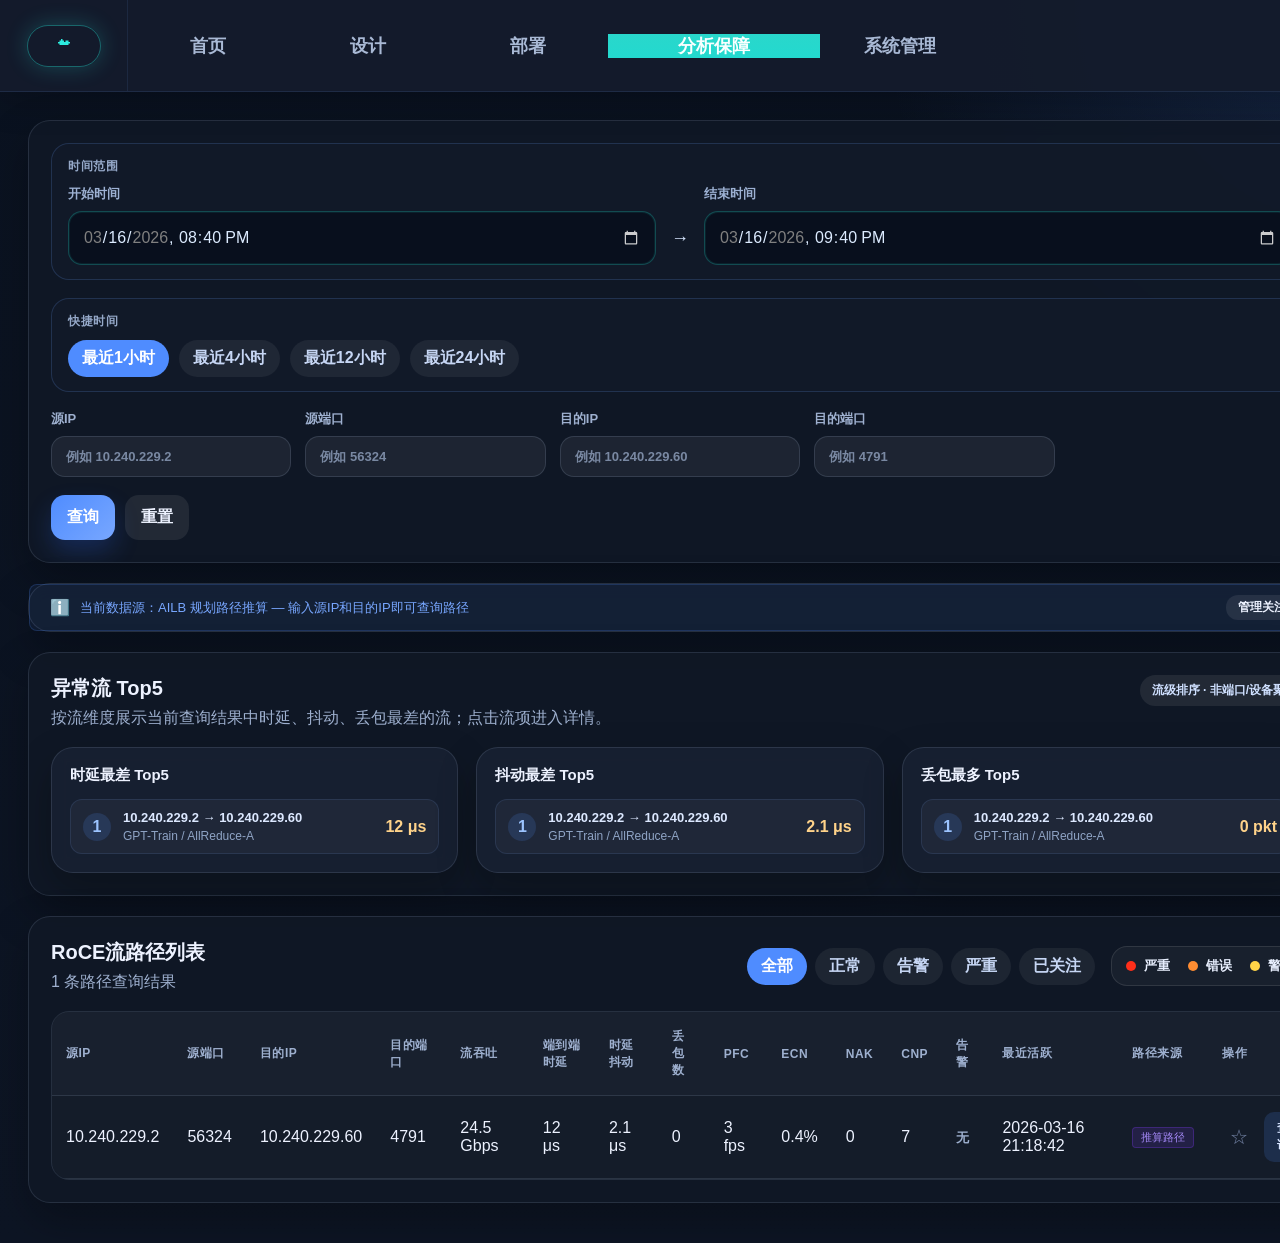
<file: index.html>
<!DOCTYPE html>
<html lang="zh-CN">
<head>
  <meta charset="UTF-8" />
  <meta name="viewport" content="width=device-width, initial-scale=1.0" />
  <title>AIGC3.0_RoCE流路径交互原型</title>
  <link rel="icon" href="data:," />
  <link rel="stylesheet" href="assets/styles/main.css" />
</head>
<body class="app-page app-page-ai-task">
  <header class="app-nav-shell">
    <div class="app-brand-mark">
      <span class="app-brand-icon">☁</span>
    </div>
    <nav class="product-nav">
      <a class="product-nav-item" href="home.html">首页</a>
      <span class="product-nav-item is-disabled">设计</span>
      <span class="product-nav-item is-disabled">部署</span>
      <div class="product-nav-item product-nav-dropdown is-active" data-menu="analysis">
        <button class="product-nav-trigger" type="button" aria-expanded="false">分析保障</button>
        <div class="analysis-mega-menu" role="menu">
          <div class="analysis-menu-column">
            <div class="analysis-menu-title">监控</div>
            <span class="analysis-menu-link is-disabled">物理拓扑</span>
            <span class="analysis-menu-link is-disabled">虚拟拓扑</span>
            <span class="analysis-menu-link is-disabled">告警管理</span>
            <span class="analysis-menu-link is-disabled">网络日志</span>
          </div>
          <div class="analysis-menu-column">
            <div class="analysis-menu-title">健康分析</div>
            <span class="analysis-menu-link is-disabled">网络健康</span>
            <span class="analysis-menu-link is-disabled">网络拥塞分析</span>
            <span class="analysis-menu-link is-disabled">端口流量陡降分析</span>
            <span class="analysis-menu-link is-disabled">光链路分析</span>
          </div>
          <div class="analysis-menu-column">
            <div class="analysis-menu-title">RoCE业务分析</div>
            <a class="analysis-menu-link is-current" href="./index.html">AI任务</a>
            <span class="analysis-menu-link is-disabled">服务器</span>
            <span class="analysis-menu-link is-disabled">集合通信</span>
            <span class="analysis-menu-link is-disabled">自适应ECN</span>
            <span class="analysis-menu-link is-disabled">网络质量可视</span>
          </div>
          <div class="analysis-menu-column">
            <div class="analysis-menu-title">诊断分析</div>
            <a class="analysis-menu-link" href="fault-diagnosis.html">故障一键诊断</a>
            <span class="analysis-menu-link is-disabled">DDC Ping</span>
            <span class="analysis-menu-link is-disabled">连通性探测</span>
          </div>
          <div class="analysis-menu-column">
            <div class="analysis-menu-title">采集配置</div>
            <span class="analysis-menu-link is-disabled">遥测订阅</span>
            <span class="analysis-menu-link is-disabled">高精度监控</span>
          </div>
        </div>
      </div>
      <span class="product-nav-item is-disabled">系统管理</span>
    </nav>
  </header>

  <div class="page-shell">
    <main class="layout">
      <section class="panel filter-panel">
        <div class="filter-toolbar">
          <div class="time-filter-group">
            <div class="time-filter-label" data-i18n="timeRangeLabel">时间范围</div>
            <div class="time-filter-shell">
              <label class="time-filter-field">
                <span data-i18n="startTime">开始时间</span>
                <input id="startTimeFilter" type="datetime-local" />
              </label>
              <span class="time-filter-separator">→</span>
              <label class="time-filter-field">
                <span data-i18n="endTime">结束时间</span>
                <input id="endTimeFilter" type="datetime-local" />
              </label>
            </div>
          </div>

          <div class="quick-range-wrap">
            <span class="quick-range-label" data-i18n="presetRangeLabel">快捷时间</span>
            <div class="quick-range" id="quickRangeGroup">
              <button class="chip active" data-range="1h">最近1小时</button>
              <button class="chip" data-range="4h">最近4小时</button>
              <button class="chip" data-range="12h">最近12小时</button>
              <button class="chip" data-range="24h">最近24小时</button>
            </div>
          </div>
        </div>

        <div class="filter-grid filter-grid-extended">
          <label>
            <span data-i18n="srcIp">源IP</span>
            <input id="srcIpFilter" type="text" placeholder="10.240.229.2" />
          </label>
          <label>
            <span data-i18n="srcPort">源端口</span>
            <input id="srcPortFilter" type="text" placeholder="56324" />
          </label>
          <label>
            <span data-i18n="dstIp">目的IP</span>
            <input id="dstIpFilter" type="text" placeholder="10.240.229.60" />
          </label>
          <label>
            <span data-i18n="dstPort">目的端口</span>
            <input id="dstPortFilter" type="text" placeholder="4791" />
          </label>
        </div>

        <div class="filter-actions filter-actions-compact">
          <button class="btn btn-primary" id="searchBtn" data-i18n="search">查询</button>
          <button class="btn btn-secondary" id="resetBtn" data-i18n="reset">重置</button>
          <div class="validation-text" id="timeValidationText" aria-live="polite"></div>
        </div>
      </section>

      <section class="panel datasource-hint-panel" id="datasourceHintPanel">
        <div class="datasource-hint" id="datasourceHint">
          <span class="datasource-hint-icon">ℹ️</span>
          <span class="datasource-hint-text" id="datasourceHintText">当前数据源：AILB 规划路径推算 — 输入源IP和目的IP即可查询路径</span>
          <div class="datasource-hint-actions">
            <button class="btn btn-sm btn-secondary" id="manageWatchedBtn" type="button">管理关注流</button>
          </div>
        </div>
      </section>

      <section class="panel flow-top5-panel">
        <div class="panel-header">
          <div>
            <h2>异常流 Top5</h2>
            <p>按流维度展示当前查询结果中时延、抖动、丢包最差的流；点击流项进入详情。</p>
          </div>
          <span class="badge badge-light">流级排序 · 非端口聚合</span>
        </div>
        <div class="flow-top5-grid" id="flowTop5Grid">
          <div class="dark-card flow-top5-card"><h3>时延最差 Top5</h3><div id="topLatencyFlows"></div></div>
          <div class="dark-card flow-top5-card"><h3>抖动最差 Top5</h3><div id="topJitterFlows"></div></div>
          <div class="dark-card flow-top5-card"><h3>丢包最多 Top5</h3><div id="topLossFlows"></div></div>
        </div>
      </section>

      <section class="panel list-panel">
        <div class="panel-header list-header">
          <div>
            <h2 data-i18n="listTitle">RoCE流路径列表</h2>
            <p><span id="resultCount">0</span> <span data-i18n="listCountSuffix">条路径查询结果</span></p>
          </div>
          <div class="list-actions">
            <div class="status-tabs" id="statusTabs">
              <button class="status-tab active" data-status="all" data-i18n="statusAll">全部</button>
              <button class="status-tab" data-status="normal" data-i18n="statusNormal">正常</button>
              <button class="status-tab" data-status="warning" data-i18n="statusWarning">告警</button>
              <button class="status-tab" data-status="critical" data-i18n="statusCritical">严重</button>
              <button class="status-tab status-tab-favorite" data-status="favorites" data-i18n="statusFavorites">已关注</button>
            </div>
            <div class="alarm-legend" aria-label="告警等级说明">
              <span class="alarm-legend-item"><span class="alarm-legend-dot critical"></span><span data-i18n="alarmCriticalLabel">严重</span></span>
              <span class="alarm-legend-item"><span class="alarm-legend-dot error"></span><span data-i18n="alarmErrorLabel">错误</span></span>
              <span class="alarm-legend-item"><span class="alarm-legend-dot warning"></span><span data-i18n="alarmWarningLabel">警告</span></span>
            </div>
          </div>
        </div>

        <div class="table-wrap">
          <table>
            <thead>
              <tr>
                <th data-i18n="srcIp">源IP</th>
                <th data-i18n="srcPort">源端口</th>
                <th data-i18n="dstIp">目的IP</th>
                <th data-i18n="dstPort">目的端口</th>
                <th data-i18n="throughput">流吞吐</th>
                <th data-i18n="latency">端到端时延</th>
                <th data-i18n="jitter">时延抖动</th>
                <th data-i18n="loss">丢包数</th>
                <th>PFC</th>
                <th>ECN</th>
                <th>NAK</th>
                <th>CNP</th>
                <th data-i18n="alarmColumn">告警</th>
                <th data-i18n="lastActive">最近活跃</th>
                <th data-i18n="pathSource">路径来源</th>
                <th data-i18n="actions">操作</th>
              </tr>
            </thead>
            <tbody id="flowTableBody"></tbody>
          </table>
        </div>
      </section>
    </main>
  </div>


  <script src="assets/scripts/data.js"></script>
  <script src="assets/scripts/nav.js"></script>
  <script src="assets/scripts/app.js"></script>
</body>
</html>
</file>
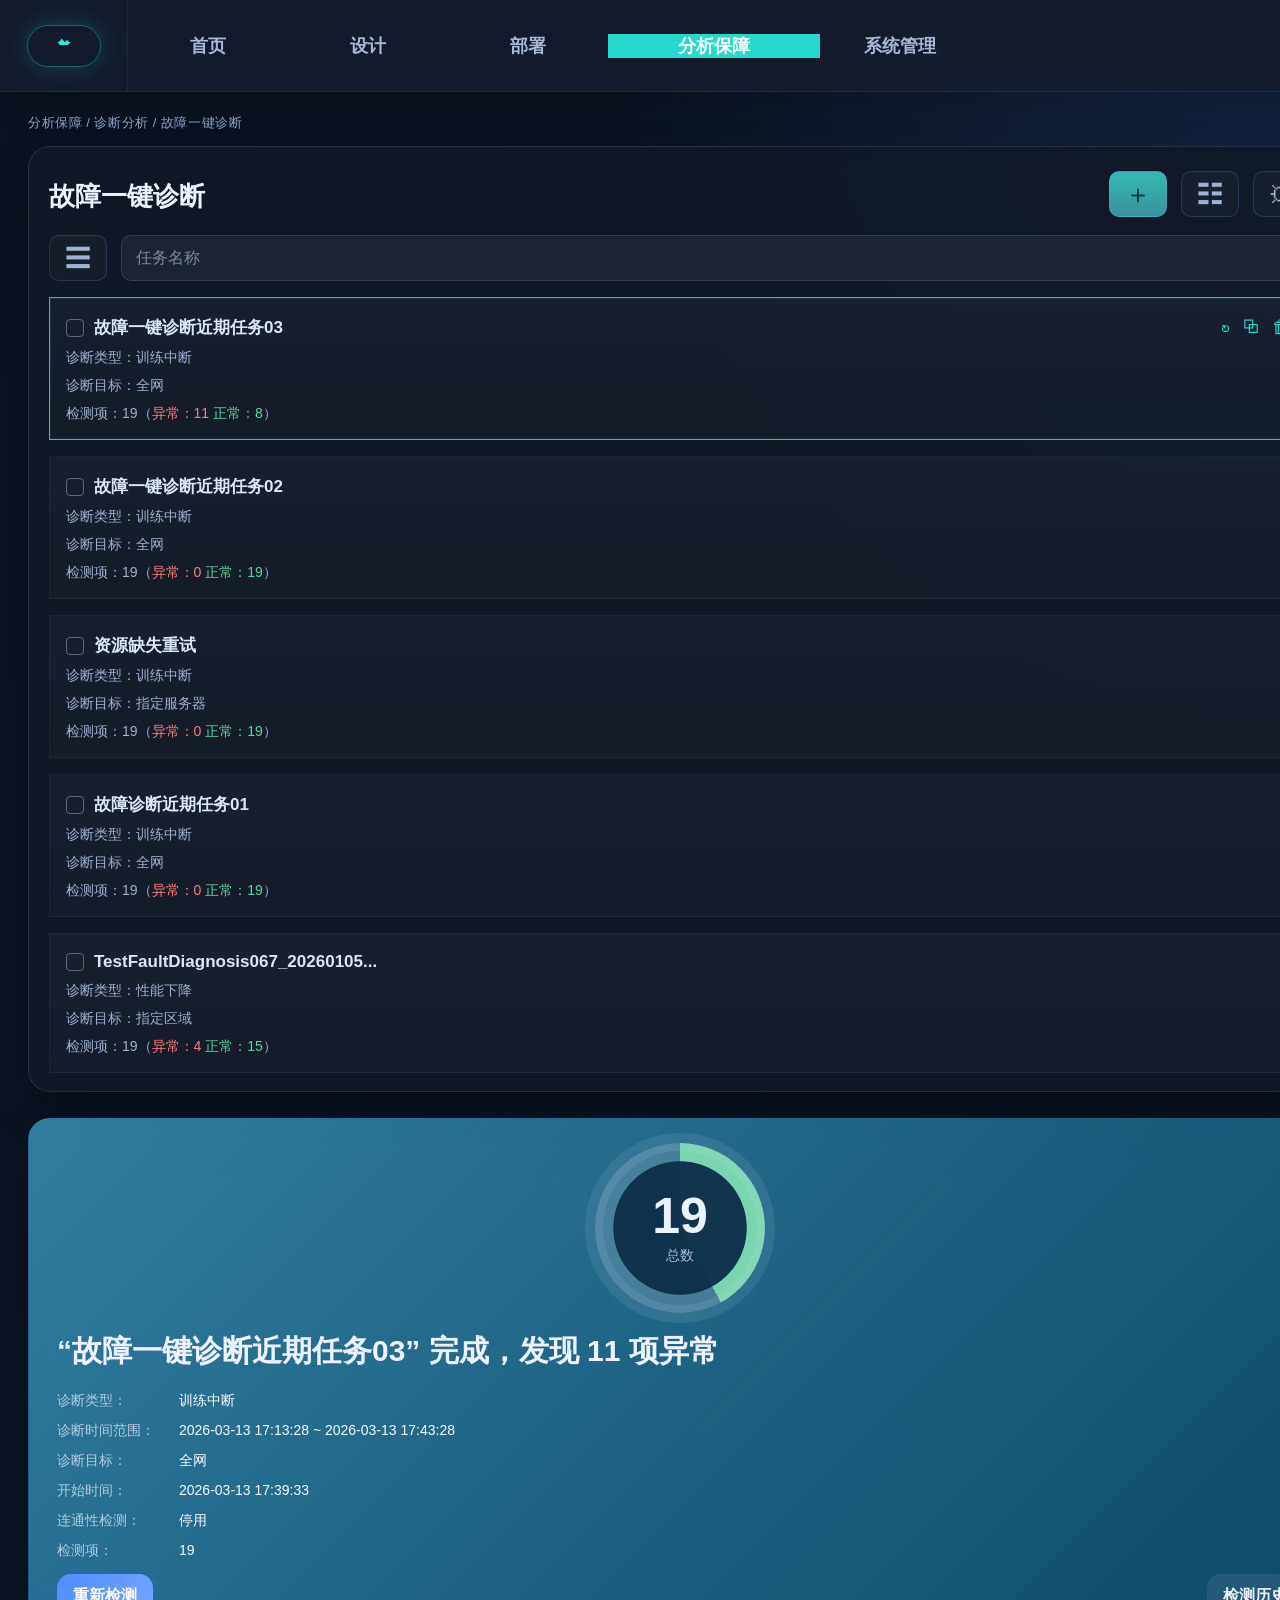
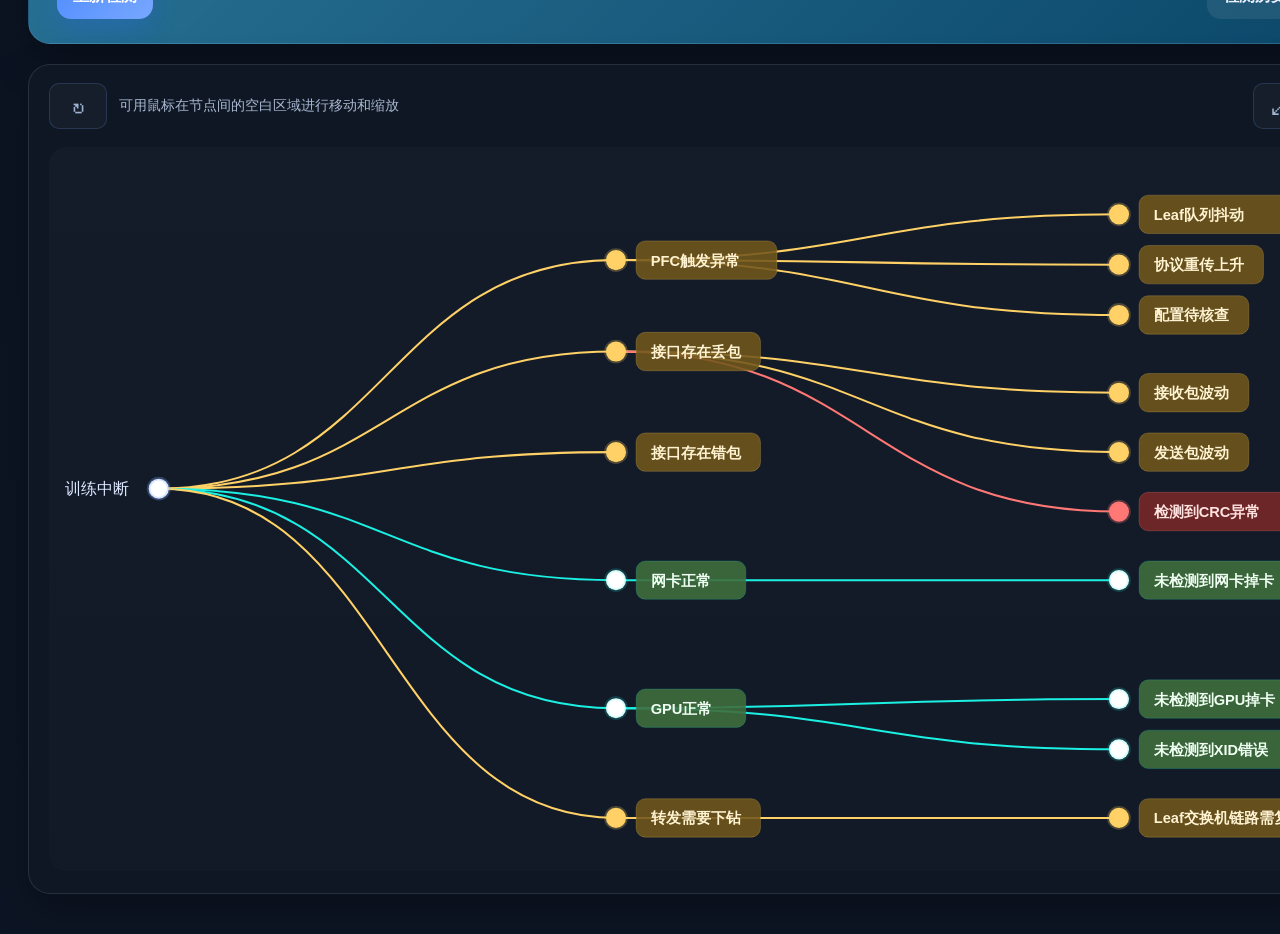
<file: fault-diagnosis.html>
<!DOCTYPE html>
<html lang="zh-CN">
<head>
  <meta charset="UTF-8" />
  <meta name="viewport" content="width=device-width, initial-scale=1.0" />
  <title>故障一键诊断</title>
  <link rel="icon" href="data:," />
  <link rel="stylesheet" href="assets/styles/main.css" />
</head>
<body class="app-page app-page-fault-diagnosis">
  <header class="app-nav-shell">
    <div class="app-brand-mark">
      <span class="app-brand-icon">☁</span>
    </div>
    <nav class="product-nav">
      <a class="product-nav-item" href="home.html">首页</a>
      <span class="product-nav-item is-disabled">设计</span>
      <span class="product-nav-item is-disabled">部署</span>
      <div class="product-nav-item product-nav-dropdown is-active" data-menu="analysis">
        <button class="product-nav-trigger" type="button" aria-expanded="false">分析保障</button>
        <div class="analysis-mega-menu" role="menu">
          <div class="analysis-menu-column">
            <div class="analysis-menu-title">监控</div>
            <span class="analysis-menu-link is-disabled">物理拓扑</span>
            <span class="analysis-menu-link is-disabled">虚拟拓扑</span>
            <span class="analysis-menu-link is-disabled">告警管理</span>
            <span class="analysis-menu-link is-disabled">网络日志</span>
          </div>
          <div class="analysis-menu-column">
            <div class="analysis-menu-title">健康分析</div>
            <span class="analysis-menu-link is-disabled">网络健康</span>
            <span class="analysis-menu-link is-disabled">网络拥塞分析</span>
            <span class="analysis-menu-link is-disabled">端口流量陡降分析</span>
            <span class="analysis-menu-link is-disabled">光链路分析</span>
          </div>
          <div class="analysis-menu-column">
            <div class="analysis-menu-title">RoCE业务分析</div>
            <a class="analysis-menu-link" href="index.html">AI任务</a>
            <span class="analysis-menu-link is-disabled">服务器</span>
            <span class="analysis-menu-link is-disabled">集合通信</span>
            <span class="analysis-menu-link is-disabled">自适应ECN</span>
            <span class="analysis-menu-link is-disabled">网络质量可视</span>
          </div>
          <div class="analysis-menu-column">
            <div class="analysis-menu-title">诊断分析</div>
            <a class="analysis-menu-link is-current" href="./fault-diagnosis.html">故障一键诊断</a>
            <span class="analysis-menu-link is-disabled">DDC Ping</span>
            <span class="analysis-menu-link is-disabled">连通性探测</span>
          </div>
          <div class="analysis-menu-column">
            <div class="analysis-menu-title">采集配置</div>
            <span class="analysis-menu-link is-disabled">遥测订阅</span>
            <span class="analysis-menu-link is-disabled">高精度监控</span>
          </div>
        </div>
      </div>
      <span class="product-nav-item is-disabled">系统管理</span>
    </nav>
  </header>

  <div class="page-shell diagnosis-page-shell">
    <div class="workspace-breadcrumb">分析保障 / 诊断分析 / 故障一键诊断</div>

    <main class="diagnosis-layout">
      <aside class="diagnosis-sidebar panel">
        <div class="diagnosis-sidebar-header">
          <h1 class="diagnosis-sidebar-title">故障一键诊断</h1>
          <div class="diagnosis-sidebar-actions">
            <button class="square-action-btn square-action-btn-primary" id="openTaskModalBtn" type="button">＋</button>
            <button class="square-action-btn" type="button" aria-disabled="true">☷</button>
            <button class="square-action-btn" type="button" aria-disabled="true">⚙</button>
          </div>
        </div>

        <div class="diagnosis-search-row">
          <button class="square-filter-btn" type="button" aria-disabled="true">☰</button>
          <label class="diagnosis-search-box">
            <input id="taskSearchInput" type="text" placeholder="任务名称" />
            <span class="diagnosis-search-icon">⌕</span>
          </label>
        </div>

        <div class="diagnosis-task-list" id="diagnosisTaskList"></div>
      </aside>

      <section class="diagnosis-main">
        <section class="diagnosis-summary-card panel" id="diagnosisSummaryCard"></section>

        <section class="diagnosis-graph-card panel">
          <div class="diagnosis-graph-toolbar">
            <div class="diagnosis-graph-toolbar-left">
              <button class="square-action-btn" id="refreshGraphBtn" type="button">↻</button>
              <span class="diagnosis-toolbar-tip">可用鼠标在节点间的空白区域进行移动和缩放</span>
            </div>
            <button class="square-action-btn" type="button" aria-disabled="true">⤢</button>
          </div>
          <div class="diagnosis-graph-stage" id="diagnosisGraphStage"></div>
        </section>
      </section>
    </main>
  </div>

  <div class="modal-backdrop" id="taskModalBackdrop" hidden>
    <div class="task-modal" role="dialog" aria-modal="true" aria-labelledby="taskModalTitle">
      <div class="task-modal-header">
        <h2 id="taskModalTitle">新增检测任务</h2>
        <button class="task-modal-close" id="closeTaskModalBtn" type="button">×</button>
      </div>

      <div class="task-modal-body">
        <div class="task-form-grid">
          <label class="task-form-row task-form-row-full">
            <span><em>*</em> 任务名称</span>
            <input id="taskNameInput" type="text" placeholder="请输入任务名称" />
          </label>

          <div class="task-form-row task-form-row-full">
            <span><em>*</em> 诊断时间范围</span>
            <div class="task-range-grid">
              <label class="task-range-field" for="taskStartInput">
                <span class="sr-only">诊断开始时间</span>
                <input id="taskStartInput" type="datetime-local" />
              </label>
              <span class="task-range-separator">~</span>
              <label class="task-range-field" for="taskEndInput">
                <span class="sr-only">诊断结束时间</span>
                <input id="taskEndInput" type="datetime-local" />
              </label>
            </div>
          </div>

          <div class="task-form-row task-form-row-full">
            <span>诊断类型</span>
            <div class="task-option-group" id="diagnosisTypeGroup">
              <label class="task-radio-pill"><input type="radio" name="diagnosisType" value="训练中断" checked /><span>训练中断</span></label>
              <label class="task-radio-pill"><input type="radio" name="diagnosisType" value="性能下降" /><span>性能下降</span></label>
              <label class="task-radio-pill"><input type="radio" name="diagnosisType" value="训练卡死" /><span>训练卡死</span></label>
            </div>
          </div>

          <div class="task-form-row task-form-row-full task-switch-row">
            <span>连通性检测</span>
            <label class="task-switch">
              <input id="connectivityToggleInput" type="checkbox" />
              <span class="task-switch-slider"></span>
            </label>
          </div>

          <div class="task-form-row task-form-row-full" style="align-items: flex-start;">
            <span style="padding-top: 8px;">诊断目标</span>
            <div>
              <div class="task-option-group" id="diagnosisTargetGroup">
                <label class="task-radio-pill"><input type="radio" name="diagnosisTarget" value="全网" checked /><span>全网</span></label>
                <label class="task-radio-pill"><input type="radio" name="diagnosisTarget" value="指定区域" /><span>指定区域</span></label>
                <label class="task-radio-pill"><input type="radio" name="diagnosisTarget" value="指定服务器" /><span>指定服务器</span></label>
                <label class="task-radio-pill"><input type="radio" name="diagnosisTarget" value="流路径" /><span>流路径</span></label>
              </div>

              <div class="task-target-flow-list" id="targetFlowList" hidden>
                <div class="task-flow-search">
                  <input type="text" id="flowSearchInput" placeholder="搜索五元组 key..." />
                </div>
                <div class="task-flow-items" id="flowItemsContainer">
                  <!-- Populated by JS -->
                </div>
              </div>
            </div>
          </div>
        </div>

        <div class="task-form-error" id="taskFormError" aria-live="polite"></div>
      </div>

      <div class="task-modal-footer">
        <button class="btn btn-primary" id="confirmTaskBtn" type="button">确定</button>
        <button class="btn btn-secondary" id="cancelTaskBtn" type="button">取消</button>
      </div>
    </div>
  </div>

  <script src="assets/scripts/data.js"></script>
  <script src="assets/scripts/nav.js"></script>
  <script src="assets/scripts/diagnosis.js"></script>
</body>
</html>
</file>
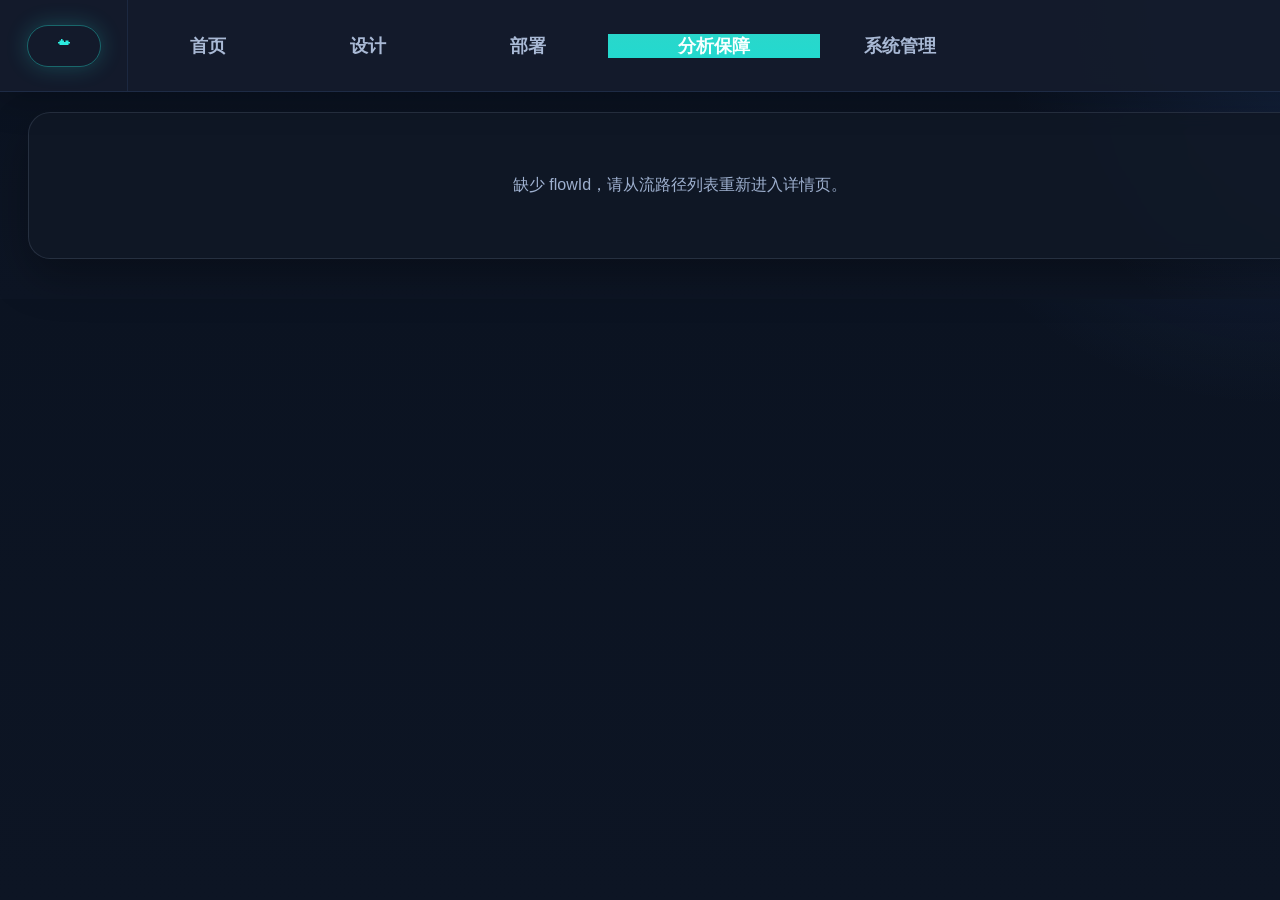
<file: flow-detail.html>
<!DOCTYPE html>
<html lang="zh-CN">
<head>
  <meta charset="UTF-8" />
  <meta name="viewport" content="width=device-width, initial-scale=1.0" />
  <title>流路径详情</title>
  <link rel="icon" href="data:," />
  <link rel="stylesheet" href="assets/styles/main.css" />
</head>
<body class="app-page app-page-flow-detail">
  <header class="app-nav-shell">
    <div class="app-brand-mark">
      <span class="app-brand-icon">☁</span>
    </div>
    <nav class="product-nav">
      <a class="product-nav-item" href="home.html">首页</a>
      <span class="product-nav-item is-disabled">设计</span>
      <span class="product-nav-item is-disabled">部署</span>
      <div class="product-nav-item product-nav-dropdown is-active" data-menu="analysis">
        <button class="product-nav-trigger" type="button" aria-expanded="false">分析保障</button>
        <div class="analysis-mega-menu" role="menu">
          <div class="analysis-menu-column">
            <div class="analysis-menu-title">监控</div>
            <span class="analysis-menu-link is-disabled">物理拓扑</span>
            <span class="analysis-menu-link is-disabled">虚拟拓扑</span>
            <span class="analysis-menu-link is-disabled">告警管理</span>
            <span class="analysis-menu-link is-disabled">网络日志</span>
          </div>
          <div class="analysis-menu-column">
            <div class="analysis-menu-title">健康分析</div>
            <span class="analysis-menu-link is-disabled">网络健康</span>
            <span class="analysis-menu-link is-disabled">网络拥塞分析</span>
            <span class="analysis-menu-link is-disabled">端口流量陡降分析</span>
            <span class="analysis-menu-link is-disabled">光链路分析</span>
          </div>
          <div class="analysis-menu-column">
            <div class="analysis-menu-title">RoCE业务分析</div>
            <a class="analysis-menu-link is-current" href="index.html">AI任务</a>
            <span class="analysis-menu-link is-disabled">服务器</span>
            <span class="analysis-menu-link is-disabled">集合通信</span>
            <span class="analysis-menu-link is-disabled">自适应ECN</span>
            <span class="analysis-menu-link is-disabled">网络质量可视</span>
          </div>
          <div class="analysis-menu-column">
            <div class="analysis-menu-title">诊断分析</div>
            <a class="analysis-menu-link" href="fault-diagnosis.html">故障一键诊断</a>
            <span class="analysis-menu-link is-disabled">DDC Ping</span>
            <span class="analysis-menu-link is-disabled">连通性探测</span>
          </div>
          <div class="analysis-menu-column">
            <div class="analysis-menu-title">采集配置</div>
            <span class="analysis-menu-link is-disabled">遥测订阅</span>
            <span class="analysis-menu-link is-disabled">高精度监控</span>
          </div>
        </div>
      </div>
      <span class="product-nav-item is-disabled">系统管理</span>
    </nav>
  </header>

  <div class="page-shell flow-detail-page-shell">
    <main class="flow-detail-layout" id="flowDetailLayout">
      <section class="panel flow-detail-hero">
        <div class="panel-header flow-detail-hero-header">
          <div>
            <h1 id="detailTitle">流路径详情</h1>
            <div class="flow-detail-path-header-row">
              <span class="badge-path-source badge-source-ailb" id="detailPathSourceBadge">推算路径</span>
              <div class="path-variant-switcher" id="pathVariantSwitcher" aria-label="路径来源切换"></div>
            </div>
          </div>
          <div class="flow-detail-actions">
            <a class="btn btn-secondary" href="index.html">返回列表</a>
            <button class="btn btn-primary" id="detailDiagnosisBtn" type="button">一键故障诊断</button>
          </div>
        </div>
        <div id="flowSnapshotCard"></div>
      </section>

      <section class="flow-detail-top-grid">
        <aside class="panel flow-detail-side-panel">
          <div class="card-header-row card-header-row-tight">
            <h2>路径节点</h2>
            <div class="flow-detail-side-actions">
              <span class="muted" id="matchedDeviceCount"></span>
              <button class="btn btn-secondary btn-sm" id="clearSelectionBtn" type="button">显示全部</button>
            </div>
          </div>
          <div class="selection-status-chip" id="selectionStatusChip">当前展示：全路径聚合</div>
          <div id="matchedDeviceList"></div>
        </aside>

        <section class="panel flow-detail-topology-panel">
          <div class="card-header-row">
            <div>
              <h2>拓扑</h2>
              <p class="muted" id="topologyViewHint">当前展示主路径概览</p>
            </div>
            <div class="topology-toolbar">
              <div class="topology-source-indicator" id="topologySourceIndicator">当前路径：AILB推算路径</div>
              <button class="btn btn-secondary btn-sm" id="viewInTopologyBtn" type="button">在拓扑中查看主路径</button>
            </div>
          </div>
          <div id="topologyContainer"></div>
        </section>
      </section>

      <section class="panel flow-detail-bottom-panel">
        <div class="flow-detail-bottom-grid">
          <section class="flow-detail-trend-column">
            <div class="panel-header">
              <div>
                <h2>指标趋势</h2>
                <p class="muted" id="trendScopeHint">未选择设备/接口时展示当前流全体趋势</p>
              </div>
            </div>
            <div class="detail-grid trend-grid">
              <div class="dark-card">
                <h3>吞吐趋势</h3>
                <div class="chart" id="throughputChart"></div>
              </div>
              <div class="dark-card">
                <h3>时延趋势</h3>
                <div class="chart" id="latencyChart"></div>
              </div>
              <div class="dark-card">
                <h3>抖动趋势</h3>
                <div class="chart" id="jitterChart"></div>
              </div>
              <div class="dark-card">
                <h3>丢包趋势</h3>
                <div class="chart" id="lossChart"></div>
              </div>
              <div class="dark-card">
                <h3>PFC趋势</h3>
                <div class="chart" id="pfcChart"></div>
              </div>
              <div class="dark-card">
                <h3>ECN趋势</h3>
                <div class="chart" id="ecnChart"></div>
              </div>
            </div>
          </section>

          <section class="flow-detail-alarm-column">
            <div class="panel-header flow-detail-heatmap-header">
              <div>
                <h2>路径设备告警热力图</h2>
                <p class="muted" id="heatmapScopeHint">热力图按源服务器→设备→设备端口→目的服务器顺序展示路径设备告警</p>
              </div>
              <div class="heatmap-legend" aria-label="热力图等级说明">
                <span class="heatmap-legend-item"><span class="heatmap-legend-dot normal"></span><span>正常</span></span>
                <span class="heatmap-legend-item"><span class="heatmap-legend-dot warning"></span><span>警告</span></span>
                <span class="heatmap-legend-item"><span class="heatmap-legend-dot error"></span><span>错误</span></span>
                <span class="heatmap-legend-item"><span class="heatmap-legend-dot critical"></span><span>严重</span></span>
              </div>
            </div>
            <div id="alarmList"></div>
          </section>
        </div>
      </section>
    </main>
  </div>

  <!-- ===== 下钻分析面板 ===== -->
  <div class="drilldown-overlay" id="drilldownOverlay" hidden aria-hidden="true">
    <div class="drilldown-panel" id="drilldownPanel" role="dialog" aria-modal="true" aria-labelledby="drilldownTitle">
      <div class="drilldown-header">
        <div class="drilldown-header-left">
          <h2 class="drilldown-title" id="drilldownTitle">下钻分析</h2>
          <p class="drilldown-subtitle" id="drilldownSubtitle"></p>
        </div>
        <button class="drilldown-close" id="drilldownClose" type="button" aria-label="关闭下钻面板">×</button>
      </div>
      <div class="drilldown-time-nav" id="drilldownTimeNav">
        <div class="drilldown-time-nav-label">时间轴</div>
        <div class="drilldown-time-track" id="drilldownTimeTrack"></div>
      </div>
      <div class="drilldown-body">
        <div class="drilldown-metrics-row" id="drilldownMetrics"></div>
        <div class="drilldown-alarm-tabs" id="drilldownTabs"></div>
        <div id="drilldownTabPanels"></div>
      </div>
      <div class="drilldown-modal-layer" id="drilldownModalLayer"></div>
    </div>
  </div>

  <script src="assets/scripts/data.js"></script>
  <script src="assets/scripts/nav.js"></script>
  <script src="assets/scripts/flow-detail.js"></script>
</body>
</html>
</file>
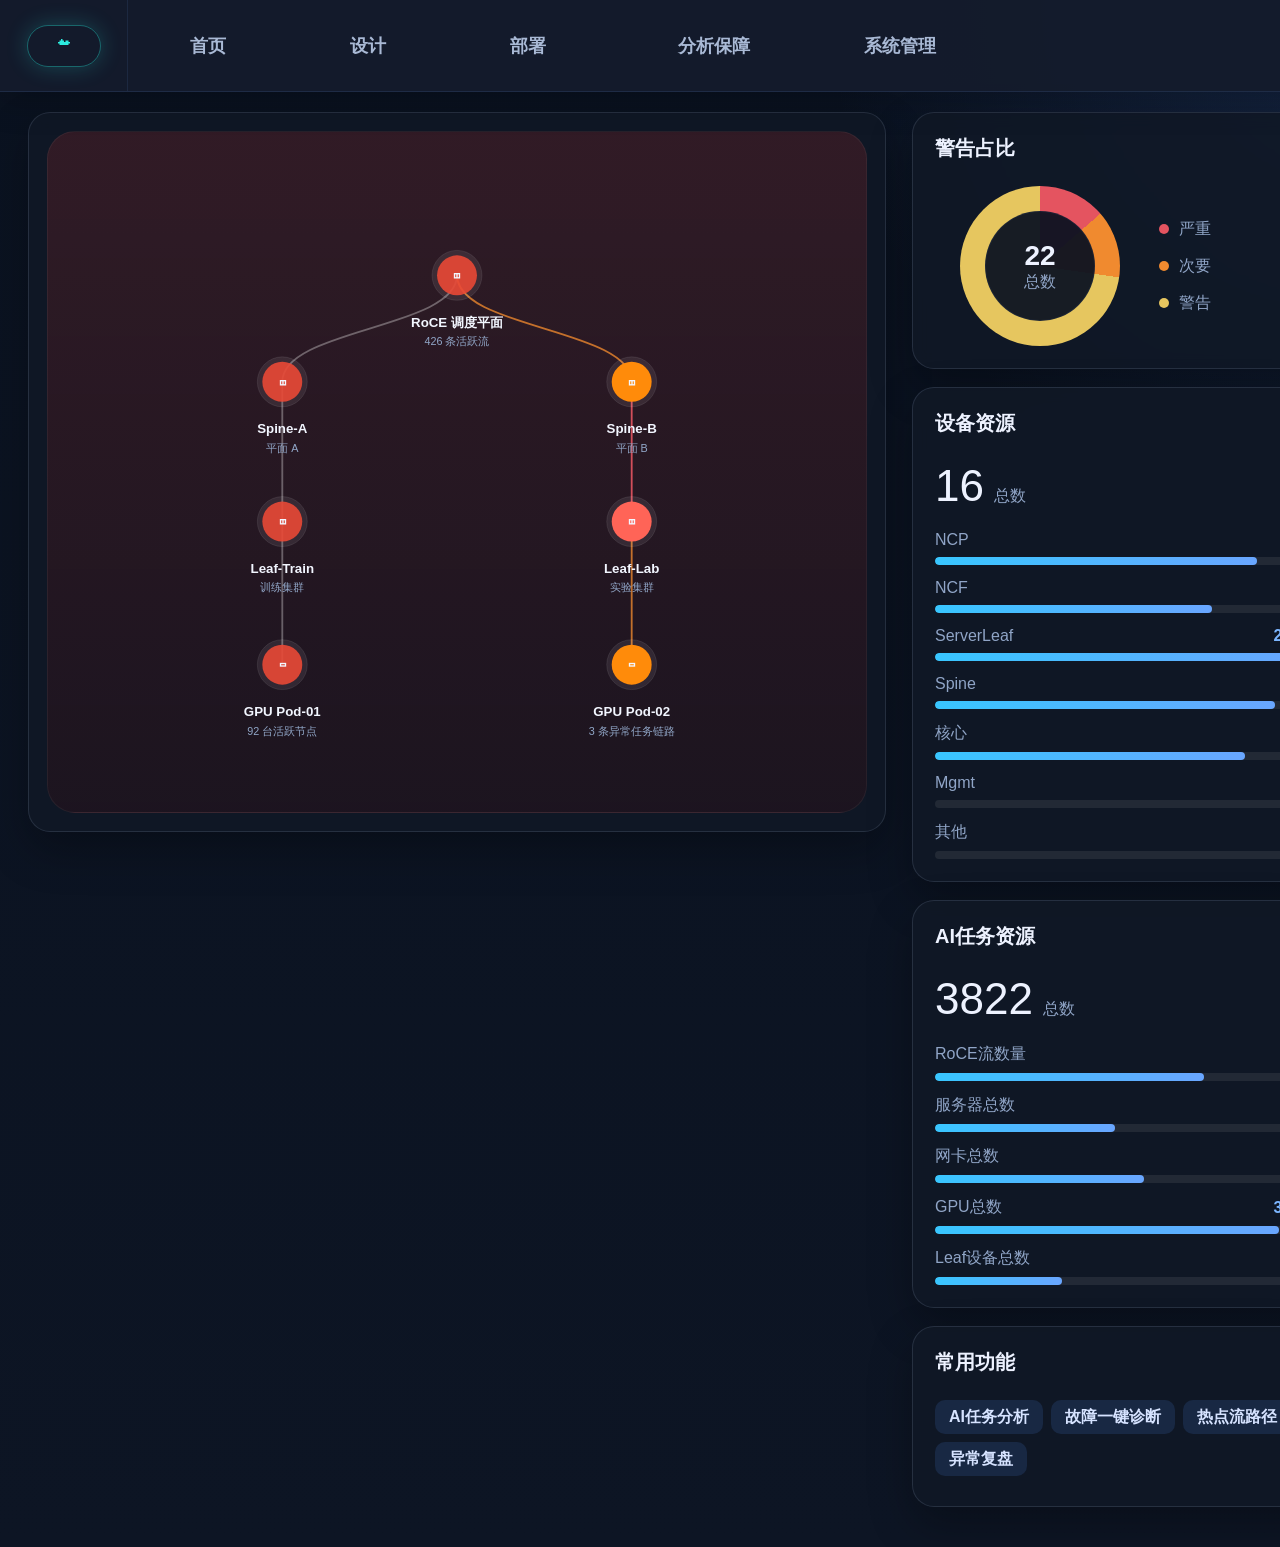
<file: home.html>
<!DOCTYPE html>
<html lang="zh-CN">
<head>
  <meta charset="UTF-8" />
  <meta name="viewport" content="width=device-width, initial-scale=1.0" />
  <title>首页</title>
  <link rel="icon" href="data:," />
  <link rel="stylesheet" href="assets/styles/main.css" />
</head>
<body class="app-page app-page-home">
  <header class="app-nav-shell">
    <div class="app-brand-mark">
      <span class="app-brand-icon">☁</span>
    </div>
    <nav class="product-nav">
      <a class="product-nav-item is-current" href="./home.html">首页</a>
      <span class="product-nav-item is-disabled">设计</span>
      <span class="product-nav-item is-disabled">部署</span>
      <div class="product-nav-item product-nav-dropdown" data-menu="analysis">
        <button class="product-nav-trigger" type="button" aria-expanded="false">分析保障</button>
        <div class="analysis-mega-menu" role="menu">
          <div class="analysis-menu-column">
            <div class="analysis-menu-title">监控</div>
            <span class="analysis-menu-link is-disabled">物理拓扑</span>
            <span class="analysis-menu-link is-disabled">虚拟拓扑</span>
            <span class="analysis-menu-link is-disabled">告警管理</span>
            <span class="analysis-menu-link is-disabled">网络日志</span>
          </div>
          <div class="analysis-menu-column">
            <div class="analysis-menu-title">健康分析</div>
            <span class="analysis-menu-link is-disabled">网络健康</span>
            <span class="analysis-menu-link is-disabled">网络拥塞分析</span>
            <span class="analysis-menu-link is-disabled">端口流量陡降分析</span>
            <span class="analysis-menu-link is-disabled">光链路分析</span>
          </div>
          <div class="analysis-menu-column">
            <div class="analysis-menu-title">RoCE业务分析</div>
            <a class="analysis-menu-link" href="index.html">AI任务</a>
            <span class="analysis-menu-link is-disabled">服务器</span>
            <span class="analysis-menu-link is-disabled">集合通信</span>
            <span class="analysis-menu-link is-disabled">自适应ECN</span>
            <span class="analysis-menu-link is-disabled">网络质量可视</span>
          </div>
          <div class="analysis-menu-column">
            <div class="analysis-menu-title">诊断分析</div>
            <a class="analysis-menu-link" href="fault-diagnosis.html">故障一键诊断</a>
            <span class="analysis-menu-link is-disabled">DDC Ping</span>
            <span class="analysis-menu-link is-disabled">连通性探测</span>
          </div>
          <div class="analysis-menu-column">
            <div class="analysis-menu-title">采集配置</div>
            <span class="analysis-menu-link is-disabled">遥测订阅</span>
            <span class="analysis-menu-link is-disabled">高精度监控</span>
          </div>
        </div>
      </div>
      <span class="product-nav-item is-disabled">系统管理</span>
    </nav>
  </header>

  <div class="page-shell home-page-shell">
    <main class="home-layout">
      <section class="panel home-overview-panel">
        <div class="home-overview-stage" id="homeOverviewStage"></div>
      </section>

      <aside class="home-side-stack">
        <section class="panel home-side-panel">
          <div class="panel-header home-side-panel-header">
            <div>
              <h2>警告占比</h2>
            </div>
          </div>
          <div id="homeAlarmRatio"></div>
        </section>

        <section class="panel home-side-panel">
          <div class="panel-header home-side-panel-header">
            <div>
              <h2>设备资源</h2>
            </div>
          </div>
          <div id="homeDeviceResources"></div>
        </section>

        <section class="panel home-side-panel">
          <div class="panel-header home-side-panel-header">
            <div>
              <h2>AI任务资源</h2>
            </div>
          </div>
          <div id="homeTaskResources"></div>
        </section>

        <section class="panel home-side-panel">
          <div class="panel-header home-side-panel-header">
            <div>
              <h2>常用功能</h2>
            </div>
          </div>
          <div id="homeQuickActions"></div>
        </section>
      </aside>
    </main>
  </div>

  <script src="assets/scripts/data.js"></script>
  <script src="assets/scripts/nav.js"></script>
  <script src="assets/scripts/home.js"></script>
</body>
</html>
</file>
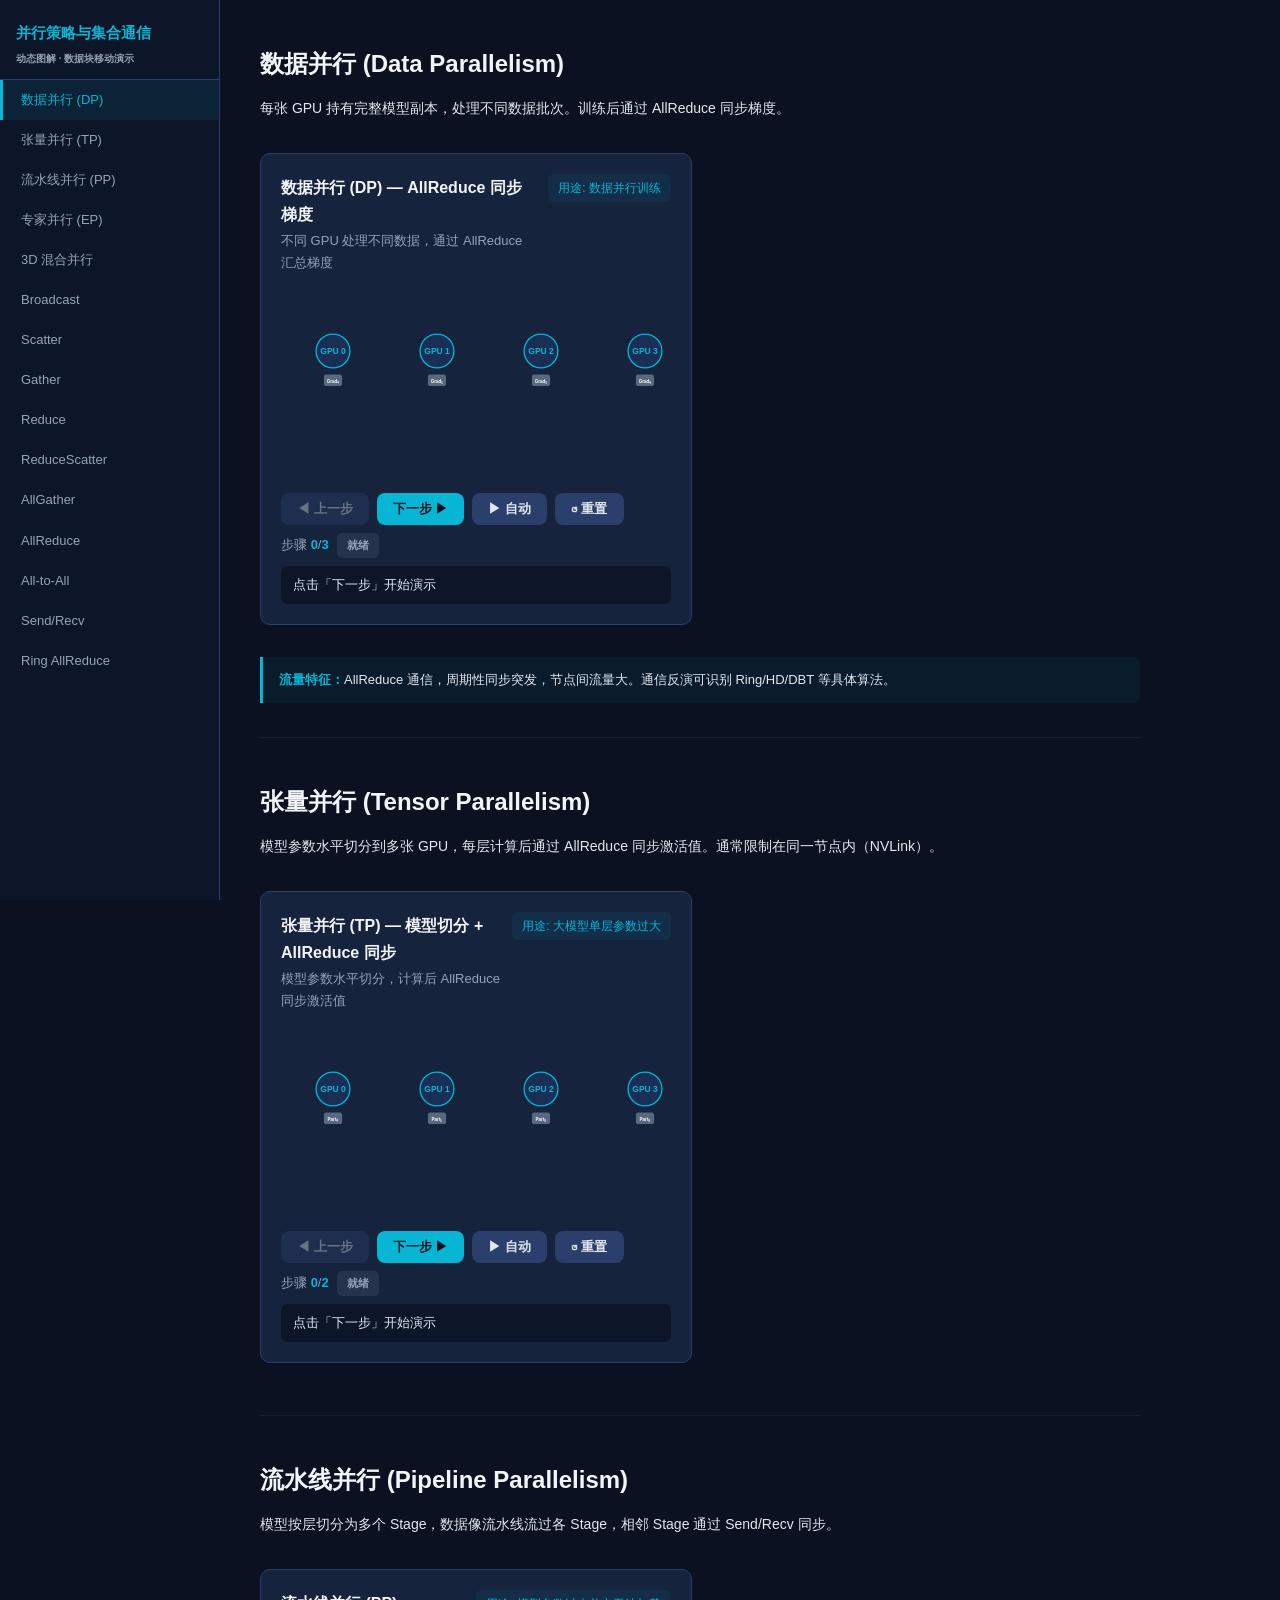
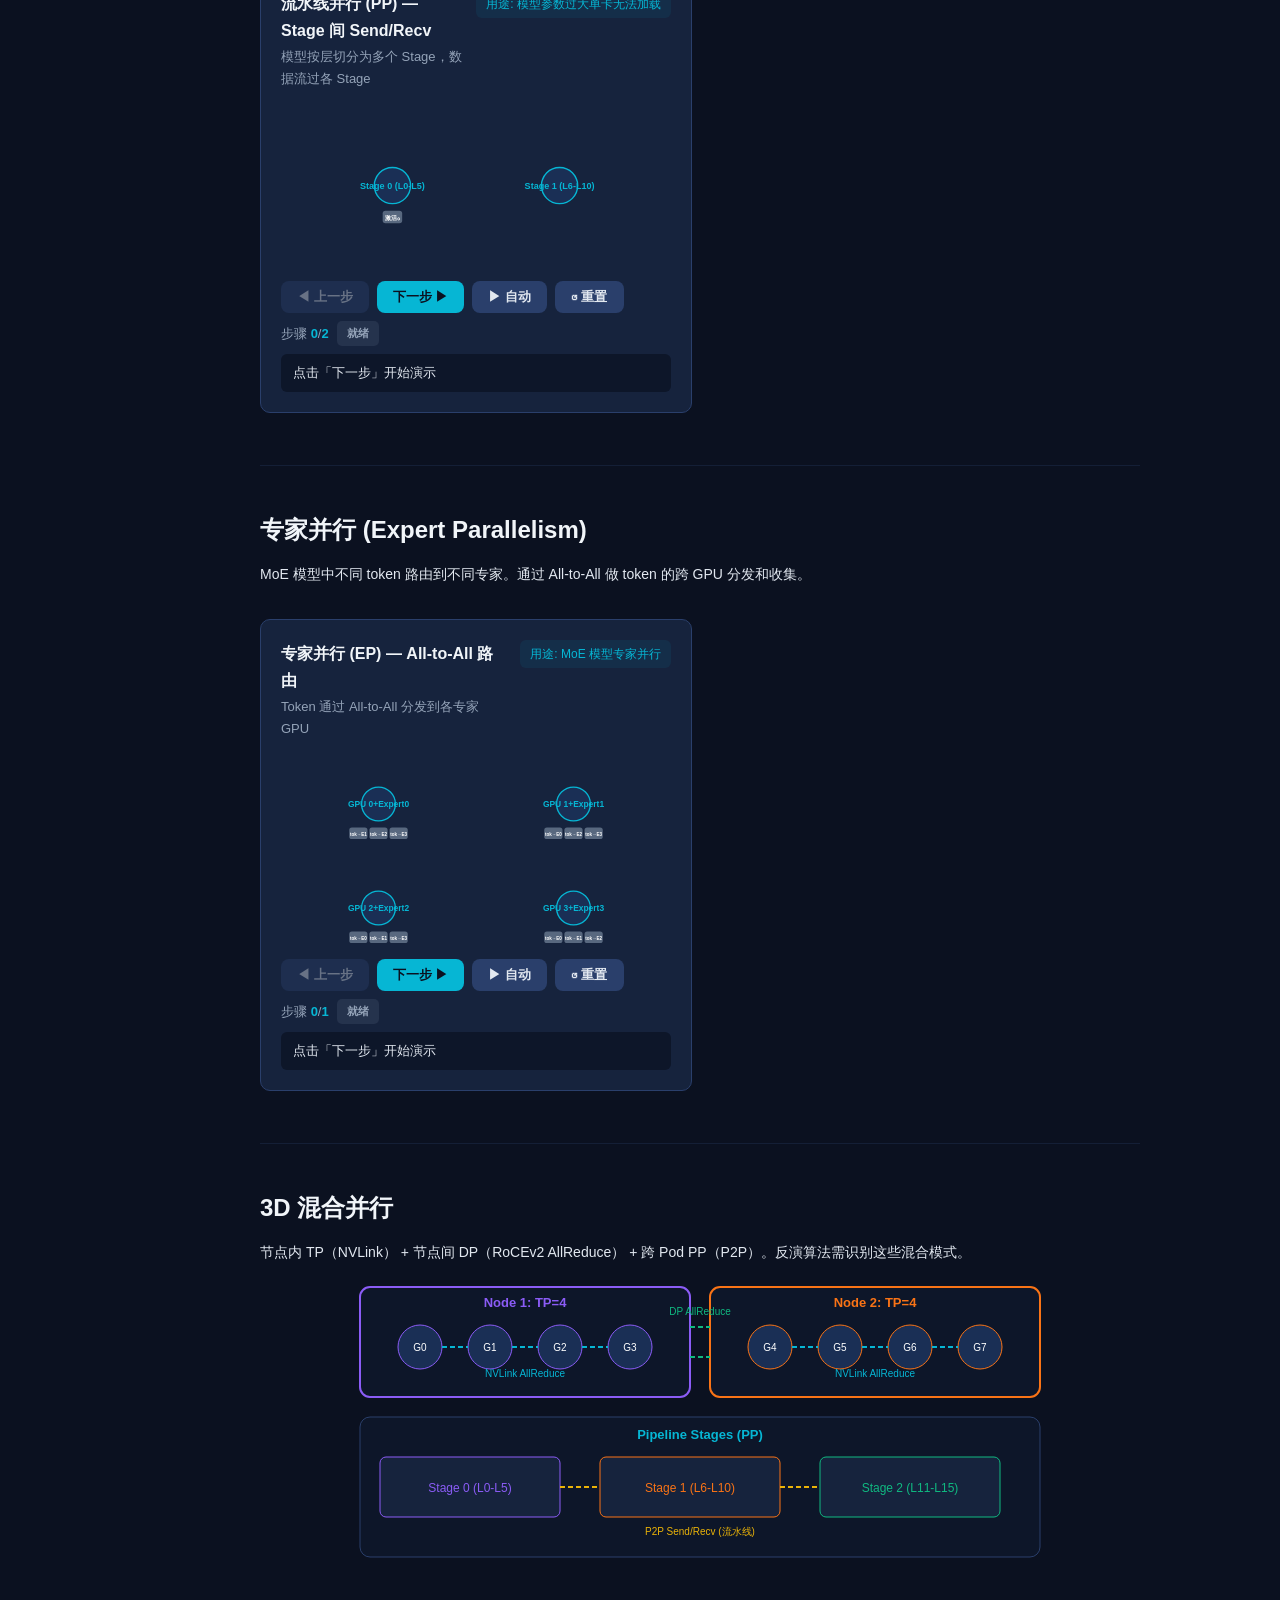
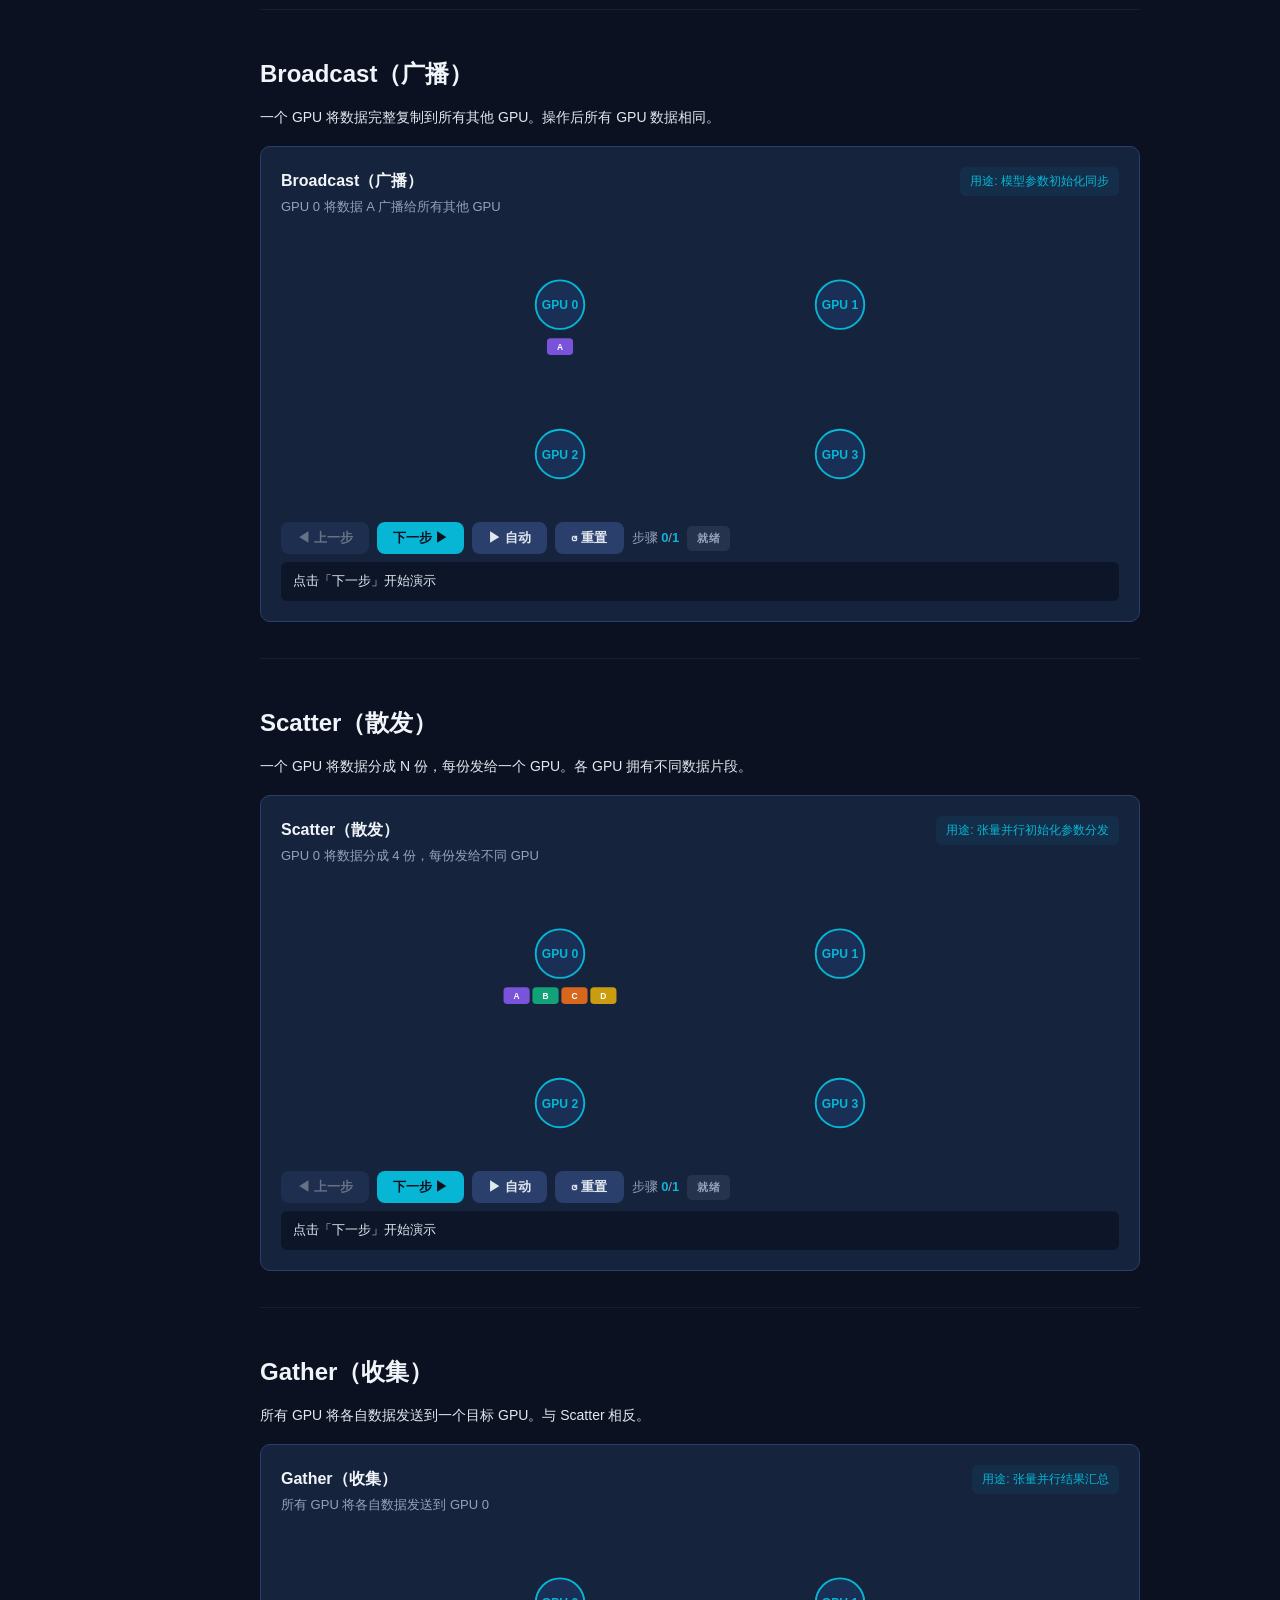
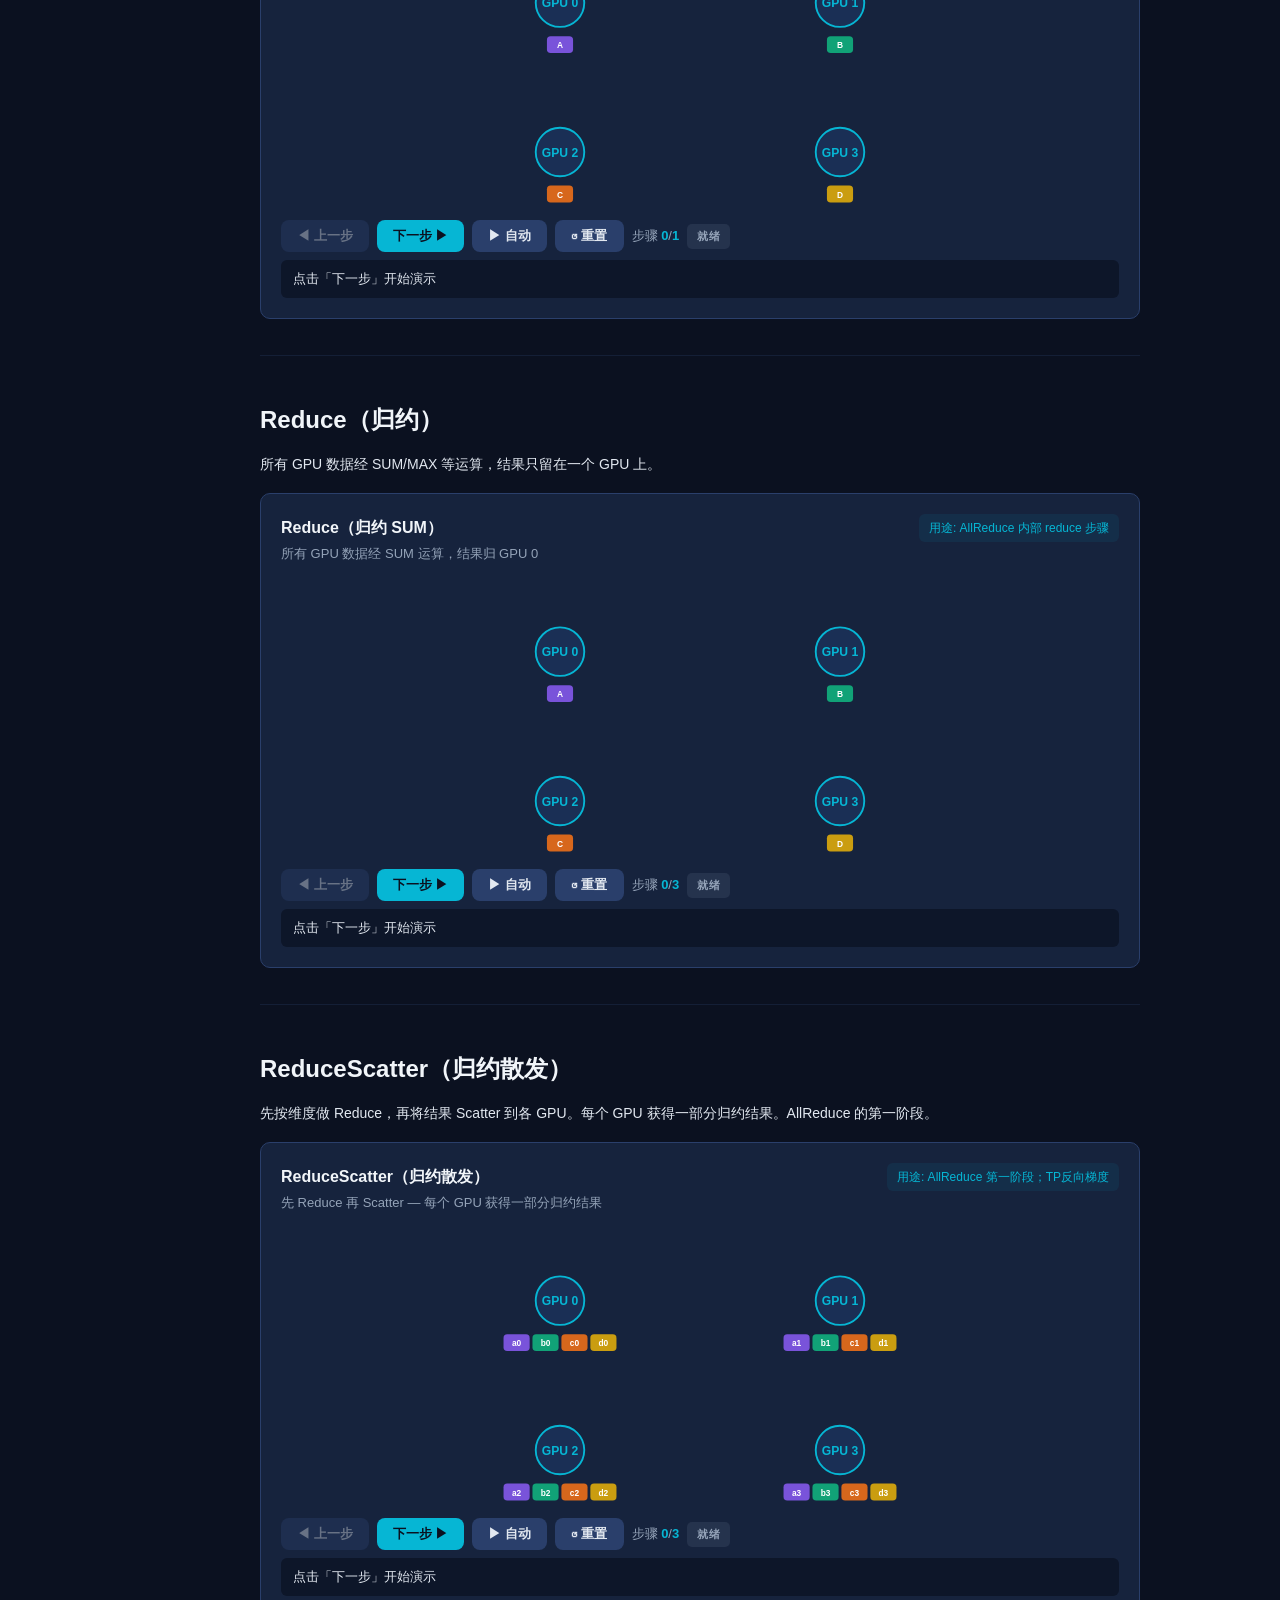
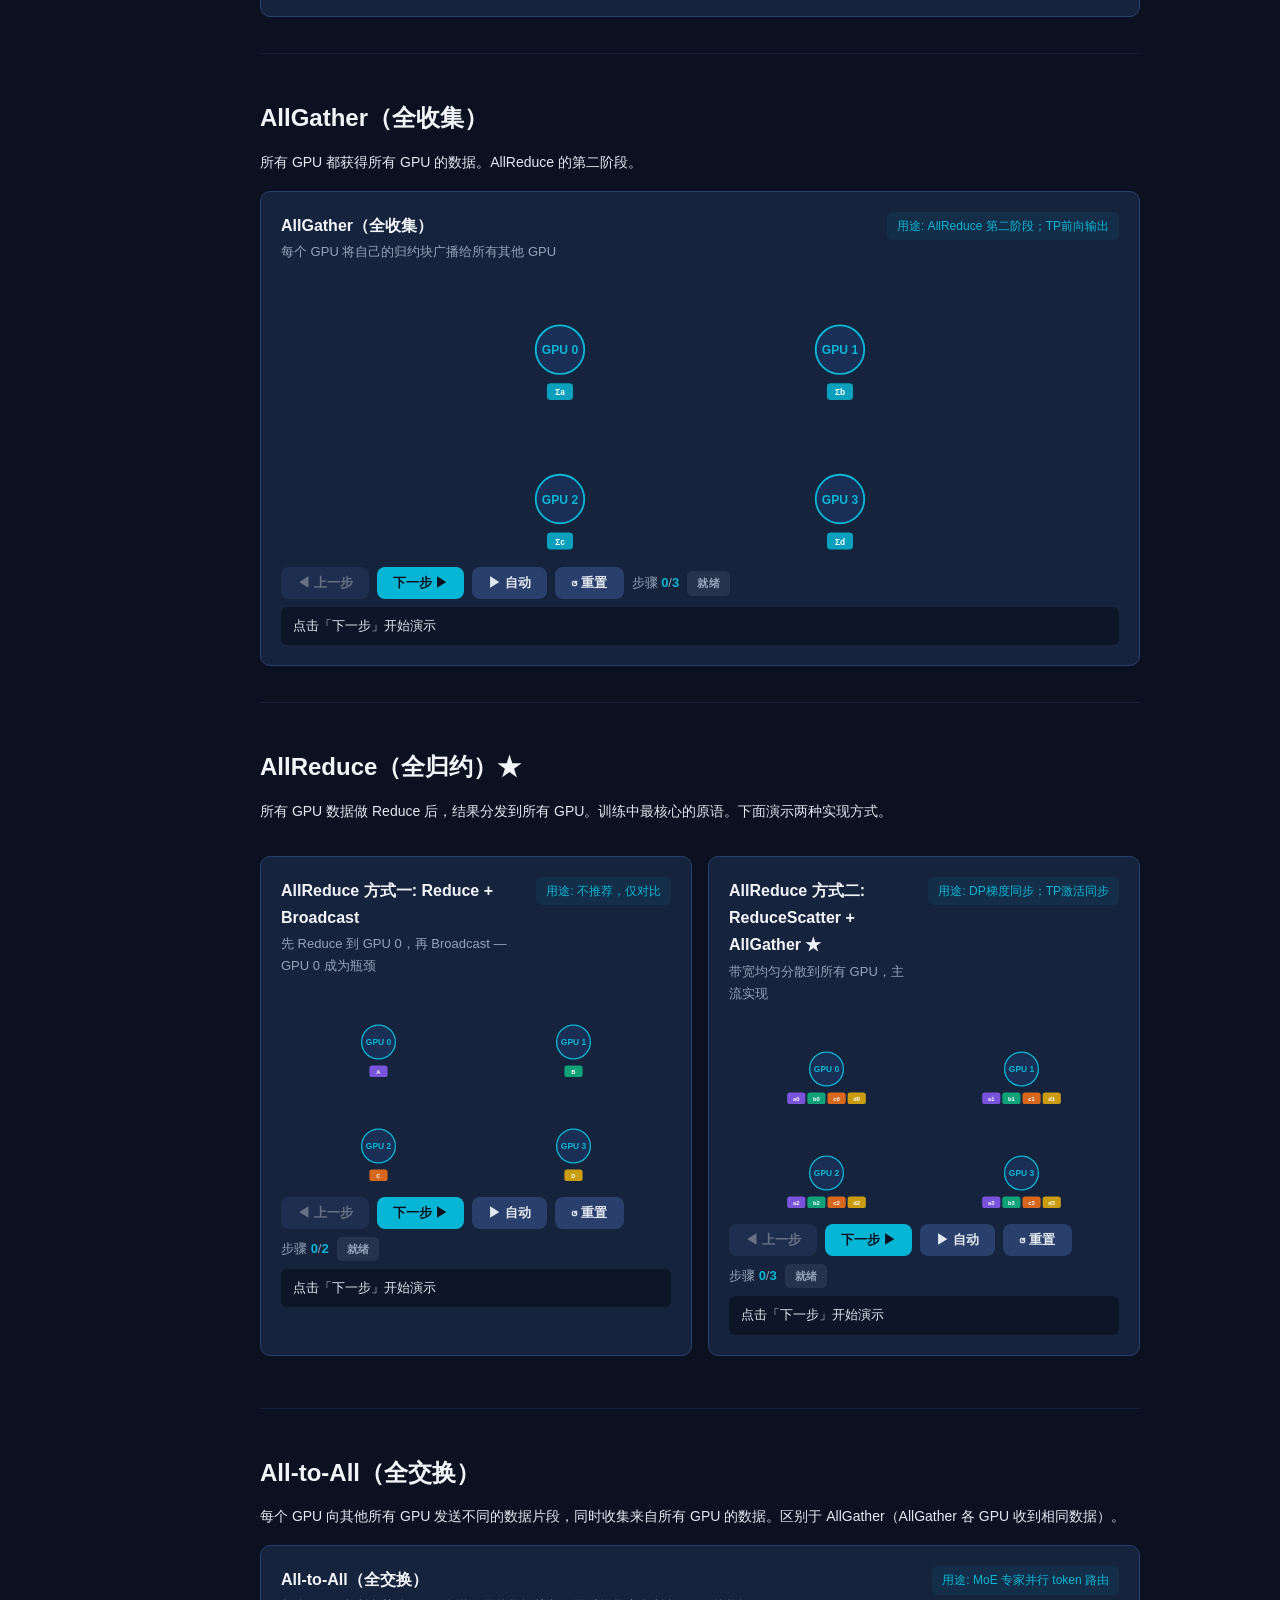
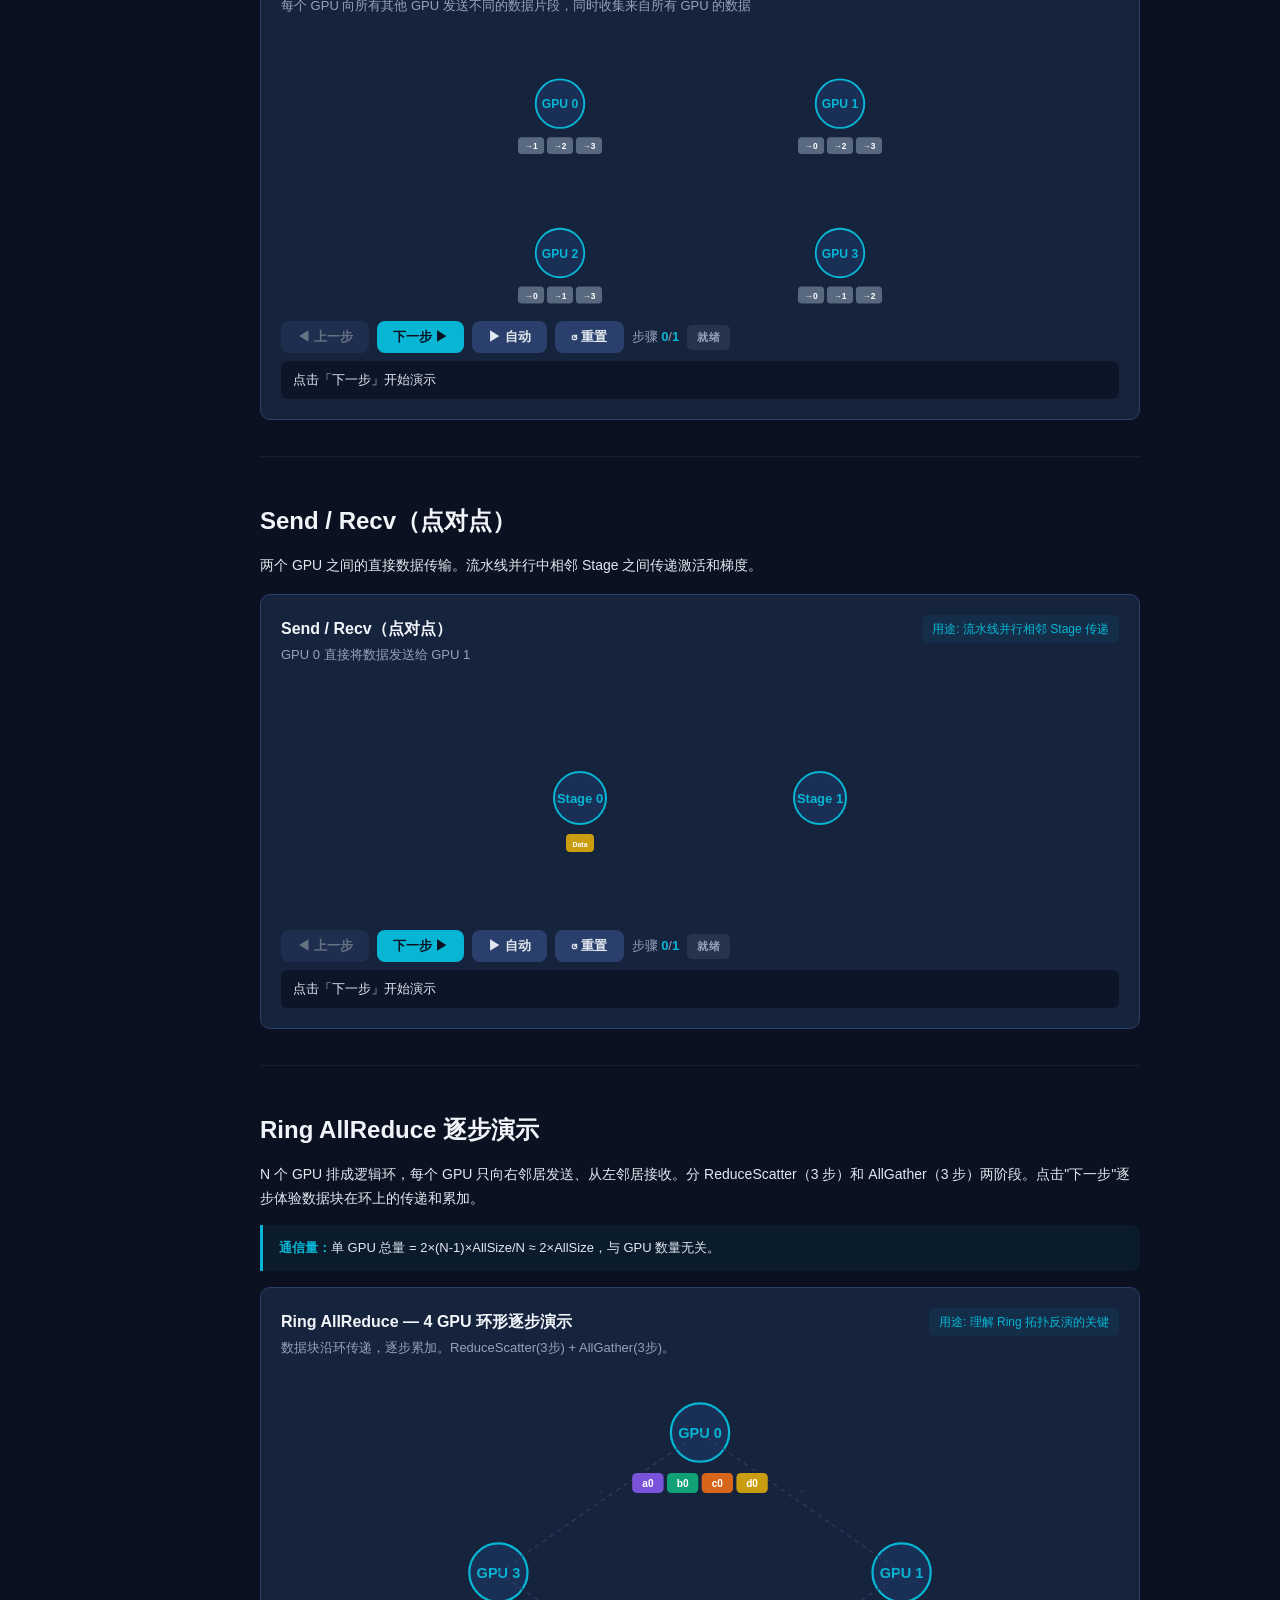
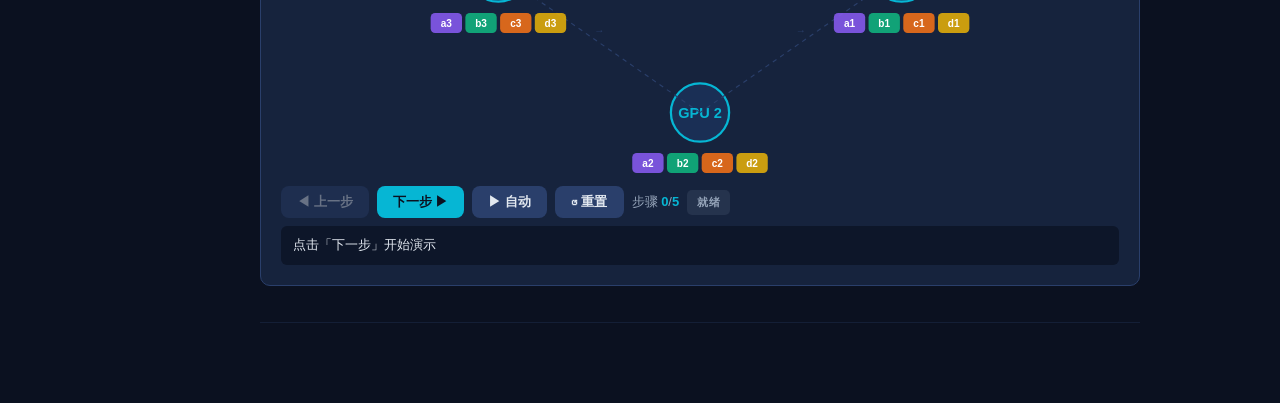
<file: 并行策略与集合通信原语-动态图解.html>
<!DOCTYPE html>
<html lang="zh-CN">
<head>
<meta charset="UTF-8">
<meta name="viewport" content="width=device-width, initial-scale=1.0">
<title>并行策略与集合通信原语 — 动态图解</title>
<style>
:root{--bg:#0b1120;--bg2:#16233d;--bd:#2a3f6b;--tx:#e2e8f0;--txd:#94a3b8;--cyan:#06b6d4;--pur:#8b5cf6;--grn:#10b981;--org:#f97316;--yel:#eab308;--red:#ef4444;--rad:10px}
*{margin:0;padding:0;box-sizing:border-box}
body{font-family:-apple-system,BlinkMacSystemFont,'PingFang SC','Microsoft YaHei',sans-serif;background:var(--bg);color:var(--tx);line-height:1.7;overflow-x:hidden}

/* NAV */
#nav{position:fixed;top:0;left:0;width:220px;height:100vh;background:#0d1629;border-right:1px solid var(--bd);overflow-y:auto;z-index:100}
#nav .logo{padding:20px 16px 12px;font-size:15px;font-weight:700;color:var(--cyan);border-bottom:1px solid var(--bd)}
#nav .logo small{font-size:10px;color:var(--txd);display:block;margin-top:4px}
#nav a{display:block;padding:9px 18px;color:var(--txd);text-decoration:none;font-size:13px;border-left:3px solid transparent;transition:.2s}
#nav a:hover{color:var(--tx);background:rgba(6,182,212,.05)}
#nav a.act{color:var(--cyan);border-left-color:var(--cyan);background:rgba(6,182,212,.08)}

#main{margin-left:220px;padding:0 40px 80px;max-width:960px}
section{padding:44px 0 20px;border-bottom:1px solid rgba(42,63,107,.3)}
h2{font-size:24px;font-weight:700;color:#f1f5f9;margin-bottom:12px}
h3{font-size:18px;font-weight:600;color:var(--cyan);margin:24px 0 8px}
p{font-size:14px;margin-bottom:12px}
.badge{display:inline-block;padding:2px 8px;border-radius:4px;font-size:11px;font-weight:600;margin-bottom:6px}
.b1{background:rgba(16,185,129,.15);color:var(--grn)}
.b2{background:rgba(249,115,22,.15);color:var(--org)}
.b3{background:rgba(139,92,246,.15);color:var(--pur)}
.b4{background:rgba(234,179,8,.15);color:var(--yel)}
.callout{background:rgba(6,182,212,.06);border-left:3px solid var(--cyan);padding:12px 16px;border-radius:0 8px 8px 0;margin:14px 0;font-size:13px}
.callout strong{color:var(--cyan)}

/* PLAYER */
.player{background:var(--bg2);border:1px solid var(--bd);border-radius:var(--rad);padding:20px;margin:16px 0;transition:border-color .3s}
.player:hover{border-color:var(--cyan)}
.player .ph{display:flex;justify-content:space-between;align-items:flex-start;gap:12px;margin-bottom:12px}
.player .ph h4{font-size:16px;color:#f1f5f9;margin:0}
.player .ph .use{font-size:12px;color:var(--cyan);background:rgba(6,182,212,.08);padding:4px 10px;border-radius:6px;white-space:nowrap}
.player .svg-wrap{margin:8px 0}
.player .svg-wrap svg{width:100%;display:block;max-width:560px;margin:0 auto}
.player .ctrl{display:flex;align-items:center;gap:8px;margin-top:12px;flex-wrap:wrap}
.btn{padding:7px 16px;border-radius:8px;border:none;cursor:pointer;font-size:13px;font-weight:600;transition:.2s}
.btn-p{background:var(--cyan);color:#0b1120}.btn-p:hover{background:#22d3ee}
.btn-s{background:var(--bd);color:var(--tx)}.btn-s:hover{background:#345286}
.btn:disabled{opacity:.4;cursor:not-allowed}
.step-info{font-size:13px;color:var(--txd)}.step-info strong{color:var(--cyan)}
.sdesc{font-size:13px;color:var(--tx);margin-top:8px;padding:8px 12px;background:#0d1629;border-radius:6px;min-height:32px}
.phase{padding:3px 10px;border-radius:5px;font-size:11px;font-weight:700;letter-spacing:.3px}
.ph-idle{background:rgba(148,163,184,.12);color:var(--txd)}
.ph-rs{background:rgba(249,115,22,.12);color:var(--org)}
.ph-ag{background:rgba(16,185,129,.12);color:var(--grn)}
.ph-done{background:rgba(6,182,212,.12);color:var(--cyan)}

/* GRID LAYOUT */
.pgrid{display:grid;grid-template-columns:1fr 1fr;gap:16px;margin:16px 0}
@media(max-width:700px){.pgrid{grid-template-columns:1fr}}

/* ANIMATED FLOW ARROWS */
.flow-arr{stroke-dasharray:5,3;animation:flowDash .8s linear infinite}
@keyframes flowDash{to{stroke-dashoffset:-8}}

/* RESPONSIVE */
@media(max-width:860px){#nav{transform:translateX(-100%)}#main{margin-left:0;padding:0 16px 60px}}
</style>
</head>
<body>

<nav id="nav">
  <div class="logo">并行策略与集合通信<small>动态图解 · 数据块移动演示</small></div>
  <a href="#sec-dp">数据并行 (DP)</a>
  <a href="#sec-tp">张量并行 (TP)</a>
  <a href="#sec-pp">流水线并行 (PP)</a>
  <a href="#sec-ep">专家并行 (EP)</a>
  <a href="#sec-3d">3D 混合并行</a>
  <a href="#sec-bcast">Broadcast</a>
  <a href="#sec-scatter">Scatter</a>
  <a href="#sec-gather">Gather</a>
  <a href="#sec-reduce">Reduce</a>
  <a href="#sec-rs">ReduceScatter</a>
  <a href="#sec-ag">AllGather</a>
  <a href="#sec-ar">AllReduce</a>
  <a href="#sec-a2a">All-to-All</a>
  <a href="#sec-sr">Send/Recv</a>
  <a href="#sec-ring">Ring AllReduce</a>
</nav>

<div id="main">

<!-- DP -->
<section id="sec-dp">
  <h2>数据并行 (Data Parallelism)</h2>
  <p>每张 GPU 持有完整模型副本，处理不同数据批次。训练后通过 AllReduce 同步梯度。</p>
  <div class="pgrid">
    <div class="player" id="dp-player"></div>
  </div>
  <div class="callout"><strong>流量特征：</strong>AllReduce 通信，周期性同步突发，节点间流量大。通信反演可识别 Ring/HD/DBT 等具体算法。</div>
</section>

<!-- TP -->
<section id="sec-tp">
  <h2>张量并行 (Tensor Parallelism)</h2>
  <p>模型参数水平切分到多张 GPU，每层计算后通过 AllReduce 同步激活值。通常限制在同一节点内（NVLink）。</p>
  <div class="pgrid">
    <div class="player" id="tp-player"></div>
  </div>
</section>

<!-- PP -->
<section id="sec-pp">
  <h2>流水线并行 (Pipeline Parallelism)</h2>
  <p>模型按层切分为多个 Stage，数据像流水线流过各 Stage，相邻 Stage 通过 Send/Recv 同步。</p>
  <div class="pgrid">
    <div class="player" id="pp-player"></div>
  </div>
</section>

<!-- EP -->
<section id="sec-ep">
  <h2>专家并行 (Expert Parallelism)</h2>
  <p>MoE 模型中不同 token 路由到不同专家。通过 All-to-All 做 token 的跨 GPU 分发和收集。</p>
  <div class="pgrid">
    <div class="player" id="ep-player"></div>
  </div>
</section>

<!-- 3D -->
<section id="sec-3d">
  <h2>3D 混合并行</h2>
  <p>节点内 TP（NVLink） + 节点间 DP（RoCEv2 AllReduce） + 跨 Pod PP（P2P）。反演算法需识别这些混合模式。</p>
  <svg viewBox="0 0 700 300" width="100%" style="max-width:700px;display:block;margin:12px auto">
    <rect x="10" y="10" width="330" height="110" rx="10" fill="#0d1629" stroke="#8b5cf6" stroke-width="2"/>
    <text x="175" y="30" text-anchor="middle" fill="#8b5cf6" font-size="13" font-weight="700">Node 1: TP=4</text>
    <circle cx="70" cy="70" r="22" fill="#1a2f55" stroke="#8b5cf6"/><text x="70" y="74" text-anchor="middle" fill="#fff" font-size="10">G0</text>
    <circle cx="140" cy="70" r="22" fill="#1a2f55" stroke="#8b5cf6"/><text x="140" y="74" text-anchor="middle" fill="#fff" font-size="10">G1</text>
    <circle cx="210" cy="70" r="22" fill="#1a2f55" stroke="#8b5cf6"/><text x="210" y="74" text-anchor="middle" fill="#fff" font-size="10">G2</text>
    <circle cx="280" cy="70" r="22" fill="#1a2f55" stroke="#8b5cf6"/><text x="280" y="74" text-anchor="middle" fill="#fff" font-size="10">G3</text>
    <line x1="92" y1="70" x2="118" y2="70" stroke="#06b6d4" stroke-width="2" class="flow-arr"/>
    <line x1="162" y1="70" x2="188" y2="70" stroke="#06b6d4" stroke-width="2" class="flow-arr"/>
    <line x1="232" y1="70" x2="258" y2="70" stroke="#06b6d4" stroke-width="2" class="flow-arr"/>
    <text x="175" y="100" text-anchor="middle" fill="#06b6d4" font-size="10">NVLink AllReduce</text>

    <rect x="360" y="10" width="330" height="110" rx="10" fill="#0d1629" stroke="#f97316" stroke-width="2"/>
    <text x="525" y="30" text-anchor="middle" fill="#f97316" font-size="13" font-weight="700">Node 2: TP=4</text>
    <circle cx="420" cy="70" r="22" fill="#1a2f55" stroke="#f97316"/><text x="420" y="74" text-anchor="middle" fill="#fff" font-size="10">G4</text>
    <circle cx="490" cy="70" r="22" fill="#1a2f55" stroke="#f97316"/><text x="490" y="74" text-anchor="middle" fill="#fff" font-size="10">G5</text>
    <circle cx="560" cy="70" r="22" fill="#1a2f55" stroke="#f97316"/><text x="560" y="74" text-anchor="middle" fill="#fff" font-size="10">G6</text>
    <circle cx="630" cy="70" r="22" fill="#1a2f55" stroke="#f97316"/><text x="630" y="74" text-anchor="middle" fill="#fff" font-size="10">G7</text>
    <line x1="442" y1="70" x2="468" y2="70" stroke="#06b6d4" stroke-width="2" class="flow-arr"/>
    <line x1="512" y1="70" x2="538" y2="70" stroke="#06b6d4" stroke-width="2" class="flow-arr"/>
    <line x1="582" y1="70" x2="608" y2="70" stroke="#06b6d4" stroke-width="2" class="flow-arr"/>
    <text x="525" y="100" text-anchor="middle" fill="#06b6d4" font-size="10">NVLink AllReduce</text>

    <!-- DP arrows -->
    <path d="M340 50 L360 50" stroke="#10b981" stroke-width="2" class="flow-arr"/>
    <path d="M340 80 L360 80" stroke="#10b981" stroke-width="2" class="flow-arr"/>
    <text x="350" y="38" text-anchor="middle" fill="#10b981" font-size="10">DP AllReduce</text>

    <!-- PP section -->
    <rect x="10" y="140" width="680" height="140" rx="10" fill="#0d1629" stroke="#2a3f6b"/>
    <text x="350" y="162" text-anchor="middle" fill="#06b6d4" font-size="13" font-weight="700">Pipeline Stages (PP)</text>
    <rect x="30" y="180" width="180" height="60" rx="6" fill="#16233d" stroke="#8b5cf6"/><text x="120" y="215" text-anchor="middle" fill="#8b5cf6" font-size="12">Stage 0 (L0-L5)</text>
    <rect x="250" y="180" width="180" height="60" rx="6" fill="#16233d" stroke="#f97316"/><text x="340" y="215" text-anchor="middle" fill="#f97316" font-size="12">Stage 1 (L6-L10)</text>
    <rect x="470" y="180" width="180" height="60" rx="6" fill="#16233d" stroke="#10b981"/><text x="560" y="215" text-anchor="middle" fill="#10b981" font-size="12">Stage 2 (L11-L15)</text>
    <path d="M210 210 L250 210" stroke="#eab308" stroke-width="2" class="flow-arr"/>
    <path d="M430 210 L470 210" stroke="#eab308" stroke-width="2" class="flow-arr"/>
    <text x="350" y="258" text-anchor="middle" fill="#eab308" font-size="10">P2P Send/Recv (流水线)</text>
  </svg>
</section>

<!-- Primitives -->
<section id="sec-bcast">
  <h2>Broadcast（广播）</h2>
  <p>一个 GPU 将数据完整复制到所有其他 GPU。操作后所有 GPU 数据相同。</p>
  <div class="player" id="anim-bcast"></div>
</section>

<section id="sec-scatter">
  <h2>Scatter（散发）</h2>
  <p>一个 GPU 将数据分成 N 份，每份发给一个 GPU。各 GPU 拥有不同数据片段。</p>
  <div class="player" id="anim-scatter"></div>
</section>

<section id="sec-gather">
  <h2>Gather（收集）</h2>
  <p>所有 GPU 将各自数据发送到一个目标 GPU。与 Scatter 相反。</p>
  <div class="player" id="anim-gather"></div>
</section>

<section id="sec-reduce">
  <h2>Reduce（归约）</h2>
  <p>所有 GPU 数据经 SUM/MAX 等运算，结果只留在一个 GPU 上。</p>
  <div class="player" id="anim-reduce"></div>
</section>

<section id="sec-rs">
  <h2>ReduceScatter（归约散发）</h2>
  <p>先按维度做 Reduce，再将结果 Scatter 到各 GPU。每个 GPU 获得一部分归约结果。AllReduce 的第一阶段。</p>
  <div class="player" id="anim-rs"></div>
</section>

<section id="sec-ag">
  <h2>AllGather（全收集）</h2>
  <p>所有 GPU 都获得所有 GPU 的数据。AllReduce 的第二阶段。</p>
  <div class="player" id="anim-ag"></div>
</section>

<section id="sec-ar">
  <h2>AllReduce（全归约）★</h2>
  <p>所有 GPU 数据做 Reduce 后，结果分发到所有 GPU。训练中最核心的原语。下面演示两种实现方式。</p>
  <div class="pgrid">
    <div class="player" id="anim-ar-tree"></div>
    <div class="player" id="anim-ar-ring"></div>
  </div>
</section>

<section id="sec-a2a">
  <h2>All-to-All（全交换）</h2>
  <p>每个 GPU 向其他所有 GPU 发送不同的数据片段，同时收集来自所有 GPU 的数据。区别于 AllGather（AllGather 各 GPU 收到相同数据）。</p>
  <div class="player" id="anim-a2a"></div>
</section>

<section id="sec-sr">
  <h2>Send / Recv（点对点）</h2>
  <p>两个 GPU 之间的直接数据传输。流水线并行中相邻 Stage 之间传递激活和梯度。</p>
  <div class="player" id="anim-sr"></div>
</section>

<section id="sec-ring">
  <h2>Ring AllReduce 逐步演示</h2>
  <p>N 个 GPU 排成逻辑环，每个 GPU 只向右邻居发送、从左邻居接收。分 ReduceScatter（3 步）和 AllGather（3 步）两阶段。点击"下一步"逐步体验数据块在环上的传递和累加。</p>
  <div class="callout"><strong>通信量：</strong>单 GPU 总量 = 2×(N-1)×AllSize/N ≈ 2×AllSize，与 GPU 数量无关。</div>
  <div class="player" id="anim-ring"></div>
</section>

</div>

<script>
// === CONSTANTS ===
const NS='http://www.w3.org/2000/svg';
const BW=28,BH=18,GPU_R=26;

const LAYOUTS={
  grid:[{x:150,y:80},{x:450,y:80},{x:150,y:240},{x:450,y:240}],
  line:[{x:80,y:100},{x:240,y:100},{x:400,y:100},{x:560,y:100}],
  ring:[{x:250,y:55},{x:430,y:180},{x:250,y:305},{x:70,y:180}],
  pair:[{x:160,y:120},{x:400,y:120}]
};

const COLORS={a:'#8b5cf6',A:'#8b5cf6',b:'#10b981',B:'#10b981',c:'#f97316',C:'#f97316',d:'#eab308',D:'#eab308',Σ:'#06b6d4',S:'#06b6d4',s:'#06b6d4'};
function bColor(l){return COLORS[l[0]]||'#64748b'}

function svgEl(tag,a={}){const e=document.createElementNS(NS,tag);for(const[k,v]of Object.entries(a))e.setAttribute(k,v);return e}

// === BLOCK POSITION ===
function blkXY(gpu,slot,total,lname){
  const g=LAYOUTS[lname][gpu];
  const gap=3;
  const tw=total*BW+(total-1)*gap;
  const sx=g.x-tw/2;
  return{x:sx+slot*(BW+gap),y:g.y+GPU_R+10};
}

// === PLAYER CLASS ===
class Player{
  constructor(id){
    this.id=id;this.step=0;this.sc=null;this.state=null;this.playing=false;this.timer=null;
    this.el=document.getElementById(id);
    this.build();
  }
  build(){
    this.el.innerHTML=`
      <div class="ph"><div><h4 class="pt"></h4><p class="pd" style="font-size:13px;color:var(--txd);margin:2px 0 0"></p></div><span class="use"></span></div>
      <div class="svg-wrap"></div>
      <div class="ctrl">
        <button class="btn btn-s prev">◀ 上一步</button>
        <button class="btn btn-p next">下一步 ▶</button>
        <button class="btn btn-s playbtn">▶ 自动</button>
        <button class="btn btn-s resetbtn">↺ 重置</button>
        <span class="step-info">步骤 <strong class="sn">0</strong>/<strong class="st">0</strong></span>
        <span class="phase ph-idle" id="ph-${this.id}">就绪</span>
      </div>
      <div class="sdesc" id="sd-${this.id}">点击「下一步」开始演示</div>`;
    this.el.querySelector('.prev').onclick=()=>this.prev();
    this.el.querySelector('.next').onclick=()=>this.next();
    this.el.querySelector('.resetbtn').onclick=()=>this.reset();
    this.el.querySelector('.playbtn').onclick=()=>this.togglePlay();
  }
  load(sc){
    this.sc=sc;this.step=0;
    this.state=JSON.parse(JSON.stringify(sc.initial));
    this.el.querySelector('.pt').textContent=sc.title;
    this.el.querySelector('.pd').textContent=sc.desc;
    this.el.querySelector('.use').textContent='用途: '+sc.use;
    this.createSVG();
    this.drawNodes();
    this.drawBlocks();
    this.updUI();
  }
  createSVG(){
    const dim=sc_layout_dim(this.sc.layout);
    const wrap=this.el.querySelector('.svg-wrap');
    wrap.innerHTML=`<svg viewBox="${dim}" xmlns="${NS}" style="width:100%;max-width:560px;display:block;margin:0 auto"></svg>`;
    this.svg=wrap.querySelector('svg');
    this.bgLayer=svgEl('g',{class:'bg'});
    this.blkLayer=svgEl('g',{class:'blk'});
    this.animLayer=svgEl('g',{class:'anim'});
    this.svg.appendChild(this.bgLayer);
    this.svg.appendChild(this.blkLayer);
    this.svg.appendChild(this.animLayer);
  }
  drawNodes(){
    const ly=LAYOUTS[this.sc.layout];
    ly.forEach((p,i)=>{
      if(i>=this.sc.nodeCount)return;
      const c=svgEl('circle',{cx:p.x,cy:p.y,r:GPU_R,fill:'#1a2f55',stroke:'#06b6d4','stroke-width':2});
      this.bgLayer.appendChild(c);
      const t=svgEl('text',{x:p.x,y:p.y+5,'text-anchor':'middle',fill:'#06b6d4','font-size':13,'font-weight':700});
      t.textContent=this.sc.nodeLabels?this.sc.nodeLabels[i]:`GPU ${i}`;
      this.bgLayer.appendChild(t);
    });
    // connection lines
    if(this.sc.layout==='ring'&&this.sc.nodeCount>=3){
      const n=this.sc.nodeCount;
      for(let i=0;i<n;i++){
        const j=(i+1)%n;
        const p1=ly[i],p2=ly[j];
        const l=svgEl('line',{x1:p1.x,y1:p1.y,x2:p2.x,y2:p2.y,stroke:'#2a3f6b','stroke-width':1,'stroke-dasharray':4});
        this.bgLayer.appendChild(l);
        // arrow direction marker
        const mx=(p1.x+p2.x)/2,my=(p1.y+p2.y)/2;
        const at=svgEl('text',{x:mx,y:my-8,'text-anchor':'middle',fill:'#2a3f6b','font-size':9});
        at.textContent='→';
        this.bgLayer.appendChild(at);
      }
    }
  }
  drawBlocks(){
    this.blkLayer.innerHTML='';
    for(let g=0;g<this.sc.nodeCount;g++){
      const blks=this.state[g]||[];
      blks.forEach((label,slot)=>{
        const pos=blkXY(g,slot,blks.length,this.sc.layout);
        const blk=this.mkBlock(label,pos.x,pos.y);
        this.blkLayer.appendChild(blk);
      });
    }
  }
  mkBlock(label,x,y){
    const color=bColor(label);
    const g=svgEl('g',{transform:`translate(${x},${y})`});
    g.appendChild(svgEl('rect',{width:BW,height:BH,rx:4,fill:color,opacity:.85}));
    const t=svgEl('text',{x:BW/2,y:BH/2+4,'text-anchor':'middle',fill:'#fff','font-size':label.length>3?7:9,'font-weight':600});
    t.textContent=label;
    g.appendChild(t);
    return g;
  }

  next(){
    if(!this.sc||this.step>=this.sc.steps.length)return;
    const s=this.sc.steps[this.step];
    const phEl=document.getElementById('ph-'+this.id);
    phEl.className='phase '+s.phaseClass;
    phEl.textContent=s.phase;
    document.getElementById('sd-'+this.id).textContent=s.desc;

    let delay=0;
    s.moves.forEach(m=>{
      setTimeout(()=>this.animMove(m[0],m[1],m[2]),delay);
      delay+=180;
    });

    const totalDelay=delay+750;
    setTimeout(()=>{
      if(s.result)this.state=JSON.parse(JSON.stringify(s.result));
      this.drawBlocks();
      this.step++;
      this.updUI();
      if(this.playing&&this.step<this.sc.steps.length){
        this.timer=setTimeout(()=>this.next(),800);
      }else if(this.playing){
        this.playing=false;this.updPlayBtn();
      }
    },totalDelay);
  }
  animMove(from,to,label){
    const ly=LAYOUTS[this.sc.layout];
    const src=ly[from];
    const dst=ly[to];
    const blk=this.mkBlock(label,src.x-BW/2,src.y-BH/2);
    blk.style.transition='transform 0.65s cubic-bezier(0.4,0,0.2,1)';
    this.animLayer.appendChild(blk);
    // dest position (center of dest GPU block area)
    const dstX=dst.x-BW/2;
    const dstY=dst.y+GPU_R+10-BH/2;
    requestAnimationFrame(()=>{
      requestAnimationFrame(()=>{
        blk.style.transform=`translate(${dstX}px,${dstY}px)`;
      });
    });
    setTimeout(()=>blk.remove(),700);
  }
  prev(){
    if(!this.sc||this.step<=0)return;
    this.step--;
    this.state=JSON.parse(JSON.stringify(this.sc.initial));
    for(let i=0;i<this.step;i++){
      if(this.sc.steps[i].result)this.state=JSON.parse(JSON.stringify(this.sc.steps[i].result));
    }
    this.drawBlocks();
    const phEl=document.getElementById('ph-'+this.id);
    if(this.step>0){
      const s=this.sc.steps[this.step-1];
      phEl.className='phase '+s.phaseClass;phEl.textContent=s.phase;
      document.getElementById('sd-'+this.id).textContent=s.desc;
    }else{
      phEl.className='phase ph-idle';phEl.textContent='就绪';
      document.getElementById('sd-'+this.id).textContent='点击「下一步」开始演示';
    }
    this.updUI();
  }
  reset(){
    this.stopPlay();
    this.step=0;
    this.state=JSON.parse(JSON.stringify(this.sc.initial));
    this.drawBlocks();
    document.getElementById('ph-'+this.id).className='phase ph-idle';
    document.getElementById('ph-'+this.id).textContent='就绪';
    document.getElementById('sd-'+this.id).textContent='点击「下一步」开始演示';
    this.updUI();
  }
  togglePlay(){
    if(this.playing){this.stopPlay();return}
    this.playing=true;this.updPlayBtn();
    if(this.step>=this.sc.steps.length)this.reset();
    setTimeout(()=>this.next(),400);
  }
  stopPlay(){this.playing=false;if(this.timer){clearTimeout(this.timer);this.timer=null}this.updPlayBtn()}
  updPlayBtn(){this.el.querySelector('.playbtn').textContent=this.playing?'⏸ 暂停':'▶ 自动'}
  updUI(){
    const tot=this.sc?this.sc.steps.length:0;
    this.el.querySelector('.sn').textContent=this.step;
    this.el.querySelector('.st').textContent=tot;
    this.el.querySelector('.prev').disabled=this.step===0;
    this.el.querySelector('.next').disabled=!this.sc||this.step>=this.sc.steps.length;
  }
}

function sc_layout_dim(ly){
  if(ly==='ring')return'0 0 500 360';
  if(ly==='pair')return'0 0 560 240';
  return'0 0 600 300';
}

// === SCENARIOS ===
const SC={};

SC.bcast={
  title:'Broadcast（广播）',desc:'GPU 0 将数据 A 广播给所有其他 GPU',use:'模型参数初始化同步',
  layout:'grid',nodeCount:4,
  initial:{0:['A'],1:[],2:[],3:[]},
  steps:[
    {desc:'GPU 0 将数据 A 同时复制给 GPU 1、2、3 — 操作后所有 GPU 拥有相同数据',phase:'Broadcast',phaseClass:'ph-done',
     moves:[[0,1,'A'],[0,2,'A'],[0,3,'A']],
     result:{0:['A'],1:['A'],2:['A'],3:['A']}
    }
  ]
};

SC.scatter={
  title:'Scatter（散发）',desc:'GPU 0 将数据分成 4 份，每份发给不同 GPU',use:'张量并行初始化参数分发',
  layout:'grid',nodeCount:4,
  initial:{0:['A','B','C','D'],1:[],2:[],3:[]},
  steps:[
    {desc:'GPU 0 将数据分片：A→GPU 0（保留），B→GPU 1，C→GPU 2，D→GPU 3',phase:'Scatter',phaseClass:'ph-rs',
     moves:[[0,1,'B'],[0,2,'C'],[0,3,'D']],
     result:{0:['A'],1:['B'],2:['C'],3:['D']}
    }
  ]
};

SC.gather={
  title:'Gather（收集）',desc:'所有 GPU 将各自数据发送到 GPU 0',use:'张量并行结果汇总',
  layout:'grid',nodeCount:4,
  initial:{0:['A'],1:['B'],2:['C'],3:['D']},
  steps:[
    {desc:'GPU 1、2、3 将各自数据 B、C、D 发送给 GPU 0 — GPU 0 收集所有数据',phase:'Gather',phaseClass:'ph-ag',
     moves:[[1,0,'B'],[2,0,'C'],[3,0,'D']],
     result:{0:['A','B','C','D'],1:[],2:[],3:[]}
    }
  ]
};

SC.reduce={
  title:'Reduce（归约 SUM）',desc:'所有 GPU 数据经 SUM 运算，结果归 GPU 0',use:'AllReduce 内部 reduce 步骤',
  layout:'grid',nodeCount:4,
  initial:{0:['A'],1:['B'],2:['C'],3:['D']},
  steps:[
    {desc:'步骤1: GPU 1 将 B 发送给 GPU 0，SUM: A+B',phase:'Reduce',phaseClass:'ph-rs',
     moves:[[1,0,'B']],result:{0:['A+B'],1:[],2:['C'],3:['D']}
    },
    {desc:'步骤2: GPU 2 将 C 发送给 GPU 0，SUM: A+B+C',phase:'Reduce',phaseClass:'ph-rs',
     moves:[[2,0,'C']],result:{0:['A+B+C'],1:[],2:[],3:['D']}
    },
    {desc:'步骤3: GPU 3 将 D 发送给 GPU 0，SUM: A+B+C+D = Σ — 归约完成',phase:'完成',phaseClass:'ph-done',
     moves:[[3,0,'D']],result:{0:['Σ'],1:[],2:[],3:[]}
    }
  ]
};

SC.rs={
  title:'ReduceScatter（归约散发）',desc:'先 Reduce 再 Scatter — 每个 GPU 获得一部分归约结果',use:'AllReduce 第一阶段；TP反向梯度',
  layout:'grid',nodeCount:4,
  initial:{0:['a0','b0','c0','d0'],1:['a1','b1','c1','d1'],2:['a2','b2','c2','d2'],3:['a3','b3','c3','d3']},
  steps:[
    {desc:'步骤1: 各 GPU 将 a 块归约到 GPU 0 — a0+a1+a2+a3 = Σa',phase:'ReduceScatter',phaseClass:'ph-rs',
     moves:[[1,0,'a1'],[2,0,'a2'],[3,0,'a3']],
     result:{0:['Σa','b0','c0','d0'],1:['b1','c1','d1'],2:['b2','c2','d2'],3:['b3','c3','d3']}
    },
    {desc:'步骤2: 各 GPU 将 b 块归约到 GPU 1 — Σb',phase:'ReduceScatter',phaseClass:'ph-rs',
     moves:[[0,1,'b0'],[2,1,'b2'],[3,1,'b3']],
     result:{0:['Σa','c0','d0'],1:['Σb','c1','d1'],2:['c2','d2'],3:['c3','d3']}
    },
    {desc:'步骤3: 各 GPU 将 c 块归约到 GPU 2、d 块归约到 GPU 3 — 每个GPU持有一个完整归约块',phase:'完成',phaseClass:'ph-done',
     moves:[[0,2,'c0'],[1,2,'c1'],[3,2,'c3'],[0,3,'d0'],[1,3,'d1'],[2,3,'d2']],
     result:{0:['Σa'],1:['Σb'],2:['Σc'],3:['Σd']}
    }
  ]
};

SC.ag={
  title:'AllGather（全收集）',desc:'每个 GPU 将自己的归约块广播给所有其他 GPU',use:'AllReduce 第二阶段；TP前向输出',
  layout:'grid',nodeCount:4,
  initial:{0:['Σa'],1:['Σb'],2:['Σc'],3:['Σd']},
  steps:[
    {desc:'步骤1: GPU 0 发送 Σa 给 GPU 1、2、3',phase:'AllGather',phaseClass:'ph-ag',
     moves:[[0,1,'Σa'],[0,2,'Σa'],[0,3,'Σa']],
     result:{0:['Σa'],1:['Σa','Σb'],2:['Σa','Σc'],3:['Σa','Σd']}
    },
    {desc:'步骤2: GPU 1 发送 Σb 给 GPU 0、2、3',phase:'AllGather',phaseClass:'ph-ag',
     moves:[[1,0,'Σb'],[1,2,'Σb'],[1,3,'Σb']],
     result:{0:['Σa','Σb'],1:['Σa','Σb'],2:['Σa','Σb','Σc'],3:['Σa','Σb','Σd']}
    },
    {desc:'步骤3: GPU 2、3 发送 Σc、Σd 给其他 — 所有 GPU 获得完整结果！',phase:'完成',phaseClass:'ph-done',
     moves:[[2,0,'Σc'],[2,1,'Σc'],[2,3,'Σc'],[3,0,'Σd'],[3,1,'Σd'],[3,2,'Σd']],
     result:{0:['Σa','Σb','Σc','Σd'],1:['Σa','Σb','Σc','Σd'],2:['Σa','Σb','Σc','Σd'],3:['Σa','Σb','Σc','Σd']}
    }
  ]
};

SC.ar_tree={
  title:'AllReduce 方式一: Reduce + Broadcast',desc:'先 Reduce 到 GPU 0，再 Broadcast — GPU 0 成为瓶颈',use:'不推荐，仅对比',
  layout:'grid',nodeCount:4,
  initial:{0:['A'],1:['B'],2:['C'],3:['D']},
  steps:[
    {desc:'步骤1: Reduce — 所有数据归约到 GPU 0 → Σ',phase:'Reduce',phaseClass:'ph-rs',
     moves:[[1,0,'B'],[2,0,'C'],[3,0,'D']],
     result:{0:['Σ'],1:[],2:[],3:[]}
    },
    {desc:'步骤2: Broadcast — GPU 0 将 Σ 广播给所有 GPU — 缺点: GPU 0 带宽瓶颈!',phase:'Broadcast',phaseClass:'ph-done',
     moves:[[0,1,'Σ'],[0,2,'Σ'],[0,3,'Σ']],
     result:{0:['Σ'],1:['Σ'],2:['Σ'],3:['Σ']}
    }
  ]
};

SC.ar_ring={
  title:'AllReduce 方式二: ReduceScatter + AllGather ★',desc:'带宽均匀分散到所有 GPU，主流实现',use:'DP梯度同步；TP激活同步',
  layout:'grid',nodeCount:4,
  initial:{0:['a0','b0','c0','d0'],1:['a1','b1','c1','d1'],2:['a2','b2','c2','d2'],3:['a3','b3','c3','d3']},
  steps:[
    {desc:'步骤1: ReduceScatter — a 块归约到 GPU 0，b 到 GPU 1，c 到 GPU 2',phase:'RS',phaseClass:'ph-rs',
     moves:[[1,0,'a1'],[2,0,'a2'],[3,0,'a3'],[0,1,'b0'],[2,1,'b2'],[3,1,'b3'],[0,2,'c0'],[1,2,'c1'],[3,2,'c3']],
     result:{0:['Σa','d0'],1:['Σb','d1'],2:['Σc','d2'],3:['Σd','d3']}
    },
    {desc:'步骤2: AllGather — Σa、Σb、Σc 交换到所有 GPU',phase:'AG',phaseClass:'ph-ag',
     moves:[[0,1,'Σa'],[0,2,'Σa'],[0,3,'Σa'],[1,0,'Σb'],[1,2,'Σb'],[1,3,'Σb'],[2,0,'Σc'],[2,1,'Σc'],[2,3,'Σc']],
     result:{0:['Σa','Σb','Σc','d0'],1:['Σa','Σb','Σc','d1'],2:['Σa','Σb','Σc','d2'],3:['Σa','Σb','Σc','Σd']}
    },
    {desc:'步骤3: AllGather — Σd 交换到所有 GPU — AllReduce 完成! 🎉',phase:'完成',phaseClass:'ph-done',
     moves:[[3,0,'Σd'],[3,1,'Σd'],[3,2,'Σd']],
     result:{0:['Σa','Σb','Σc','Σd'],1:['Σa','Σb','Σc','Σd'],2:['Σa','Σb','Σc','Σd'],3:['Σa','Σb','Σc','Σd']}
    }
  ]
};

SC.a2a={
  title:'All-to-All（全交换）',desc:'每个 GPU 向所有其他 GPU 发送不同的数据片段，同时收集来自所有 GPU 的数据',use:'MoE 专家并行 token 路由',
  layout:'grid',nodeCount:4,
  initial:{0:['→1','→2','→3'],1:['→0','→2','→3'],2:['→0','→1','→3'],3:['→0','→1','→2']},
  steps:[
    {desc:'每个 GPU 将自己的数据片段分发到目标 GPU — GPU0→1收到来自0的片段，GPU0→2收到来自2的片段...',phase:'All-to-All',phaseClass:'ph-done',
     moves:[[0,1,'→1'],[0,2,'→2'],[0,3,'→3'],[1,0,'→0'],[1,2,'→2'],[1,3,'→3'],[2,0,'→0'],[2,1,'→1'],[2,3,'→3'],[3,0,'→0'],[3,1,'→1'],[3,2,'→2']],
     result:{0:['from1','from2','from3'],1:['from0','from2','from3'],2:['from0','from1','from3'],3:['from0','from1','from2']}
    }
  ]
};

SC.sr={
  title:'Send / Recv（点对点）',desc:'GPU 0 直接将数据发送给 GPU 1',use:'流水线并行相邻 Stage 传递',
  layout:'pair',nodeCount:2,nodeLabels:['Stage 0','Stage 1'],
  initial:{0:['Data'],1:[]},
  steps:[
    {desc:'Stage 0 通过 Send/Recv 将激活数据传递给 Stage 1',phase:'Send',phaseClass:'ph-done',
     moves:[[0,1,'Data']],
     result:{0:[],1:['Data']}
    }
  ]
};

// Ring AllReduce (detailed)
SC.ring={
  title:'Ring AllReduce — 4 GPU 环形逐步演示',desc:'数据块沿环传递，逐步累加。ReduceScatter(3步) + AllGather(3步)。',
  use:'理解 Ring 拓扑反演的关键',layout:'ring',nodeCount:4,nodeLabels:['GPU 0','GPU 1','GPU 2','GPU 3'],
  initial:{0:['a0','b0','c0','d0'],1:['a1','b1','c1','d1'],2:['a2','b2','c2','d2'],3:['a3','b3','c3','d3']},
  steps:[
    // RS step 1: send chunk to right neighbor
    {desc:'RS 步骤1: 每个 GPU 发送 c 块给右邻居 — GPU0→GPU1, GPU1→GPU2, GPU2→GPU3, GPU3→GPU0',phase:'RS-1',phaseClass:'ph-rs',
     moves:[[0,1,'c0'],[1,2,'c1'],[2,3,'c2'],[3,0,'c3']],
     result:{0:['a0','b0','Σc','d0'],1:['a1','b1','Σc','d1'],2:['a2','b2','Σc','d2'],3:['a3','b3','Σc','d3']}
    },
    // RS step 2: send accumulated b chunk to right
    {desc:'RS 步骤2: 每个 GPU 发送 b 块给右邻居，接收并累加',phase:'RS-2',phaseClass:'ph-rs',
     moves:[[0,1,'b0'],[1,2,'b1'],[2,3,'b2'],[3,0,'b3']],
     result:{0:['a0','Σb','Σc','d0'],1:['a1','Σb','Σc','d1'],2:['a2','Σb','Σc','d2'],3:['a3','Σb','Σc','d3']}
    },
    // RS step 3: send accumulated a chunk to right
    {desc:'RS 步骤3: 每个 GPU 发送 a 块给右邻居 — ReduceScatter 完成，每个GPU持有一个完整归约块!',phase:'RS-3',phaseClass:'ph-rs',
     moves:[[0,1,'a0'],[1,2,'a1'],[2,3,'a2'],[3,0,'a3']],
     result:{0:['Σa','Σb','Σc','d0'],1:['Σa','Σb','Σc','d1'],2:['Σa','Σb','Σc','d2'],3:['Σa','Σb','Σc','d3']}
    },
    // AG step 1
    {desc:'AG 步骤1: 每个 GPU 将完整归约块发给右邻居 — Σa→GPU1, Σd→GPU0, Σc→GPU3, Σb→GPU2',phase:'AG-1',phaseClass:'ph-ag',
     moves:[[0,1,'Σa'],[1,2,'Σb'],[2,3,'Σc'],[3,0,'Σd']],
     result:{0:['Σa','Σb','Σc','Σd'],1:['Σa','Σb','Σc','Σd'],2:['Σa','Σb','Σc','Σd'],3:['Σa','Σb','Σc','Σd']}
    },
    // (Simplified: after AG step 1, all GPUs already have all blocks in this simplified model)
    {desc:'（简化演示）所有 GPU 已获得完整结果 — 实际 Ring AllGather 需要 N-1 步传递',phase:'完成',phaseClass:'ph-done',
     moves:[],result:{0:['Σa','Σb','Σc','Σd'],1:['Σa','Σb','Σc','Σd'],2:['Σa','Σb','Σc','Σd'],3:['Σa','Σb','Σc','Σd']}
    }
  ]
};

// DP scenario
SC.dp={
  title:'数据并行 (DP) — AllReduce 同步梯度',desc:'不同 GPU 处理不同数据，通过 AllReduce 汇总梯度',use:'数据并行训练',
  layout:'line',nodeCount:4,nodeLabels:['GPU 0','GPU 1','GPU 2','GPU 3'],
  initial:{0:['Grad₀'],1:['Grad₁'],2:['Grad₂'],3:['Grad₃']},
  steps:[
    {desc:'步骤1: 各 GPU 计算出各自的梯度 Grad₀~₃',phase:'计算',phaseClass:'ph-idle',moves:[],result:{0:['Grad₀'],1:['Grad₁'],2:['Grad₂'],3:['Grad₃']}},
    {desc:'步骤2: ReduceScatter — 各梯度块归约到不同 GPU',phase:'RS',phaseClass:'ph-rs',
     moves:[[1,0,'Grad₁'],[2,0,'Grad₂'],[3,0,'Grad₃']],
     result:{0:['ΣGrad'],1:[],2:[],3:[]}
    },
    {desc:'步骤3: AllGather — ΣGrad 广播给所有 GPU — 参数更新!',phase:'AG',phaseClass:'ph-done',
     moves:[[0,1,'ΣGrad'],[0,2,'ΣGrad'],[0,3,'ΣGrad']],
     result:{0:['ΣGrad'],1:['ΣGrad'],2:['ΣGrad'],3:['ΣGrad']}
    }
  ]
};

// TP scenario
SC.tp={
  title:'张量并行 (TP) — 模型切分 + AllReduce 同步',desc:'模型参数水平切分，计算后 AllReduce 同步激活值',use:'大模型单层参数过大',
  layout:'line',nodeCount:4,nodeLabels:['GPU 0','GPU 1','GPU 2','GPU 3'],
  initial:{0:['Part₀'],1:['Part₁'],2:['Part₂'],3:['Part₃']},
  steps:[
    {desc:'步骤1: 模型参数被 Scatter 到各 GPU (各持有一部分)',phase:'Scatter',phaseClass:'ph-rs',moves:[],result:{0:['Part₀'],1:['Part₁'],2:['Part₂'],3:['Part₃']}},
    {desc:'步骤2: 各 GPU 分别计算自己的部分，然后 AllReduce 同步中间激活值',phase:'AllReduce',phaseClass:'ph-done',
     moves:[[0,1,'Act₀'],[0,2,'Act₀'],[0,3,'Act₀'],[1,0,'Act₁'],[1,2,'Act₁'],[1,3,'Act₁'],[2,0,'Act₂'],[2,1,'Act₂'],[2,3,'Act₂'],[3,0,'Act₃'],[3,1,'Act₃'],[3,2,'Act₃']],
     result:{0:['ΣAct'],1:['ΣAct'],2:['ΣAct'],3:['ΣAct']}
    }
  ]
};

// PP scenario
SC.pp={
  title:'流水线并行 (PP) — Stage 间 Send/Recv',desc:'模型按层切分为多个 Stage，数据流过各 Stage',use:'模型参数过大单卡无法加载',
  layout:'pair',nodeCount:2,nodeLabels:['Stage 0 (L0-L5)','Stage 1 (L6-L10)'],
  initial:{0:['激活₀'],1:[]},
  steps:[
    {desc:'步骤1: Stage 0 计算前向激活，通过 Send/Recv 传递给 Stage 1',phase:'Send',phaseClass:'ph-done',moves:[[0,1,'激活₀']],result:{0:[],1:['激活₀']}},
    {desc:'步骤2: Stage 1 计算完毕，反向梯度通过 Send/Recv 回传给 Stage 0',phase:'Recv',phaseClass:'ph-ag',moves:[[1,0,'Grad']],result:{0:['Grad'],1:[]}
    }
  ]
};

// EP scenario
SC.ep={
  title:'专家并行 (EP) — All-to-All 路由',desc:'Token 通过 All-to-All 分发到各专家 GPU',use:'MoE 模型专家并行',
  layout:'grid',nodeCount:4,nodeLabels:['GPU 0+Expert0','GPU 1+Expert1','GPU 2+Expert2','GPU 3+Expert3'],
  initial:{0:['tok→E1','tok→E2','tok→E3'],1:['tok→E0','tok→E2','tok→E3'],2:['tok→E0','tok→E1','tok→E3'],3:['tok→E0','tok→E1','tok→E2']},
  steps:[
    {desc:'步骤1: All-to-All — 每个 GPU 将 token 分发到对应专家所在的 GPU',phase:'All-to-All',phaseClass:'ph-done',
     moves:[[0,1,'tok→E1'],[0,2,'tok→E2'],[0,3,'tok→E3'],[1,0,'tok→E0'],[1,2,'tok→E2'],[1,3,'tok→E3'],[2,0,'tok→E0'],[2,1,'tok→E1'],[2,3,'tok→E3'],[3,0,'tok→E0'],[3,1,'tok→E1'],[3,2,'tok→E2']],
     result:{0:['tok@E0'],1:['tok@E1'],2:['tok@E2'],3:['tok@E3']}
    }
  ]
};

// === INIT ===
const players={};
window.addEventListener('DOMContentLoaded',()=>{
  const map={
    'anim-bcast':'bcast','anim-scatter':'scatter','anim-gather':'gather',
    'anim-reduce':'reduce','anim-rs':'rs','anim-ag':'ag',
    'anim-ar-tree':'ar_tree','anim-ar-ring':'ar_ring',
    'anim-a2a':'a2a','anim-sr':'sr','anim-ring':'ring',
    'dp-player':'dp','tp-player':'tp','pp-player':'pp','ep-player':'ep'
  };
  Object.entries(map).forEach(([elId,scKey])=>{
    const p=new Player(elId);
    p.load(SC[scKey]);
    players[scKey]=p;
  });
});

// === SCROLL SPY ===
const secs=document.querySelectorAll('section');
const navAs=document.querySelectorAll('#nav a');
window.addEventListener('scroll',()=>{
  let cur='';
  secs.forEach(s=>{if(window.scrollY>=s.offsetTop-80)cur=s.id});
  navAs.forEach(a=>{a.classList.remove('act');if(a.getAttribute('href')==='#'+cur)a.classList.add('act')});
});
</script>
</body>
</html>
</file>
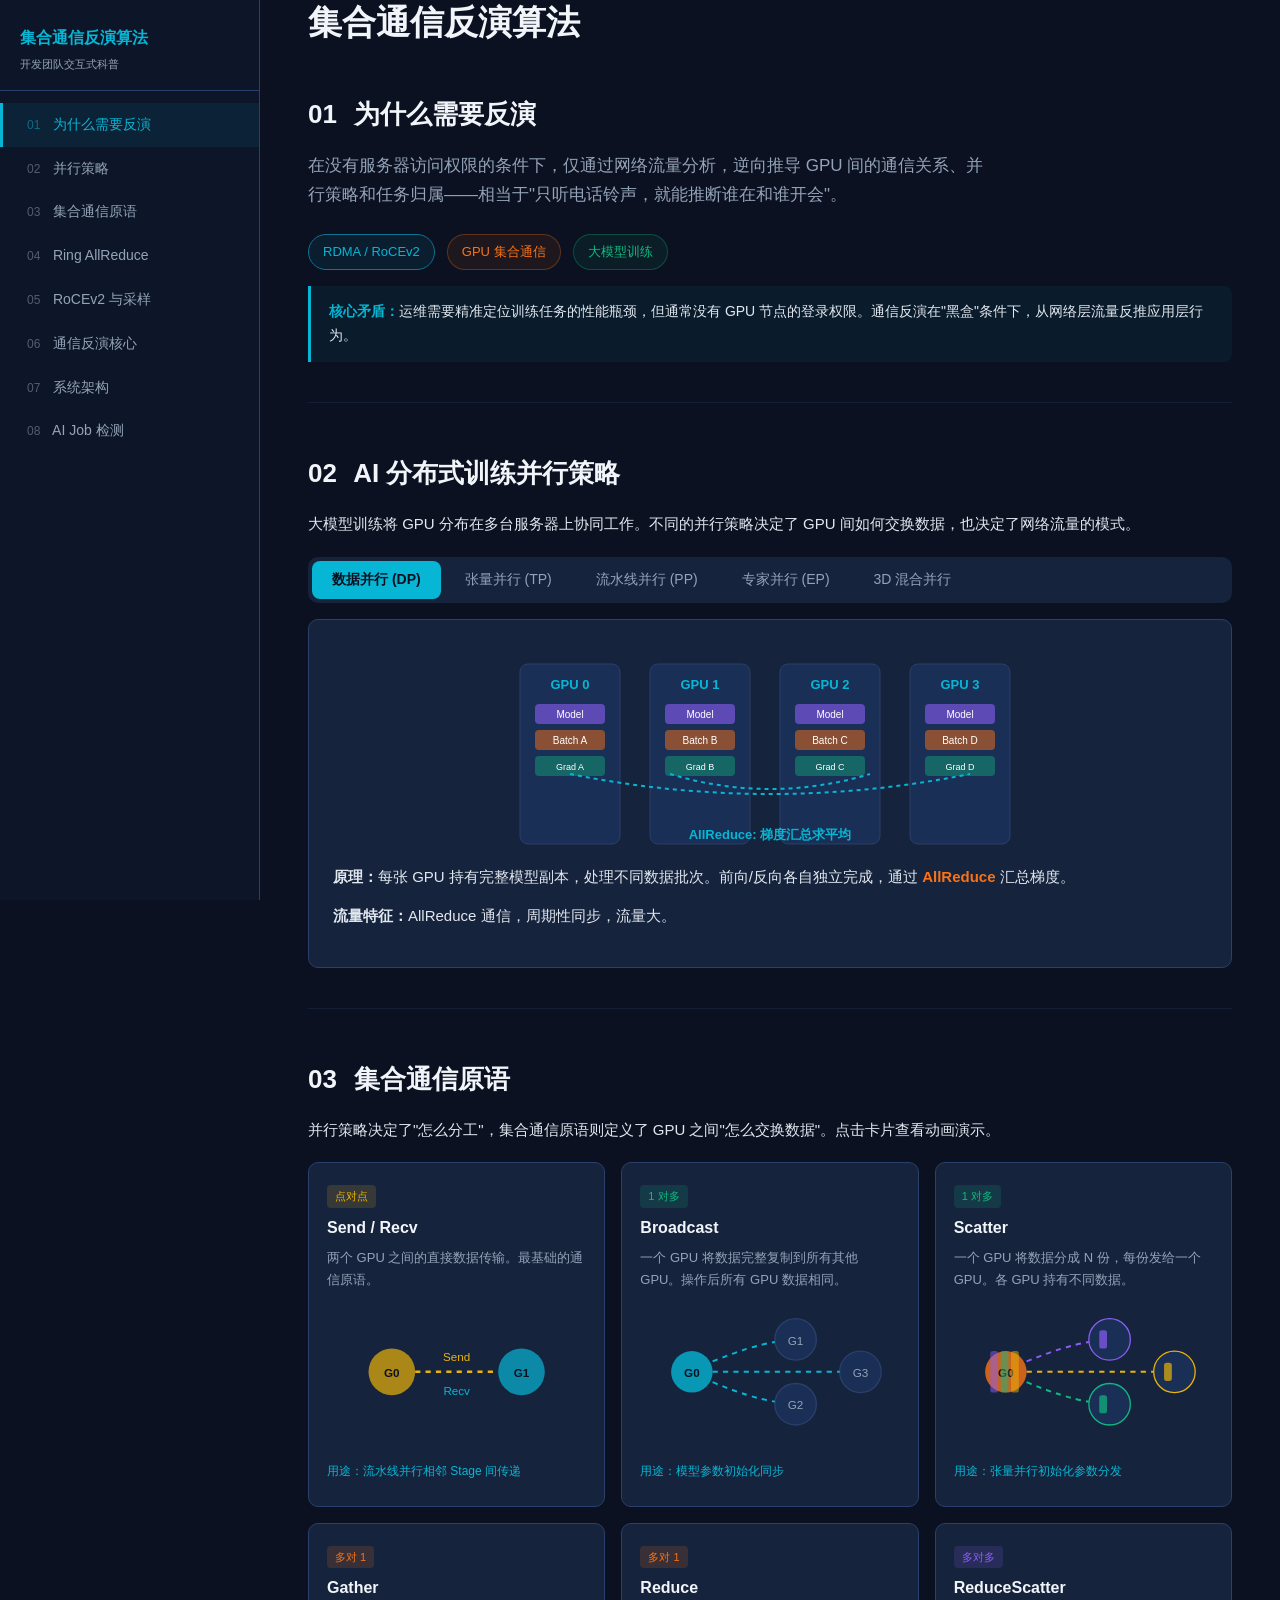
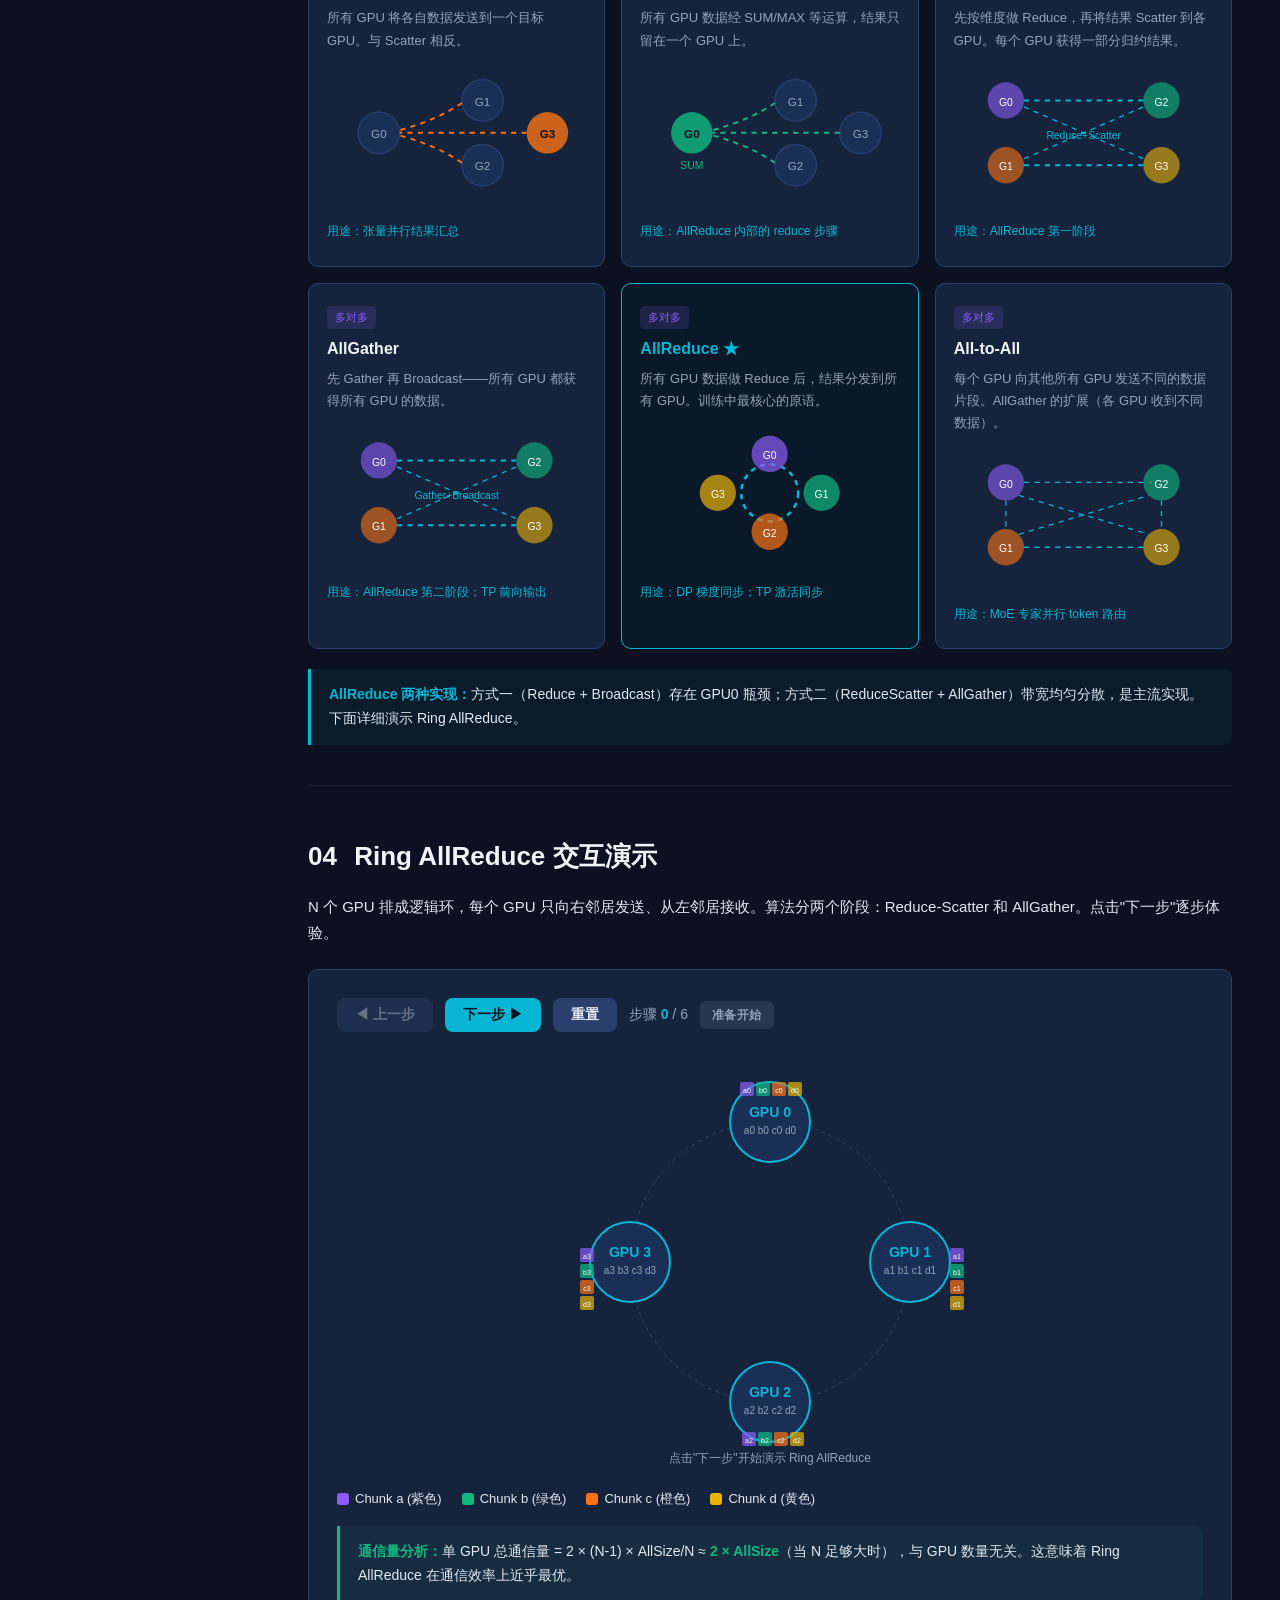
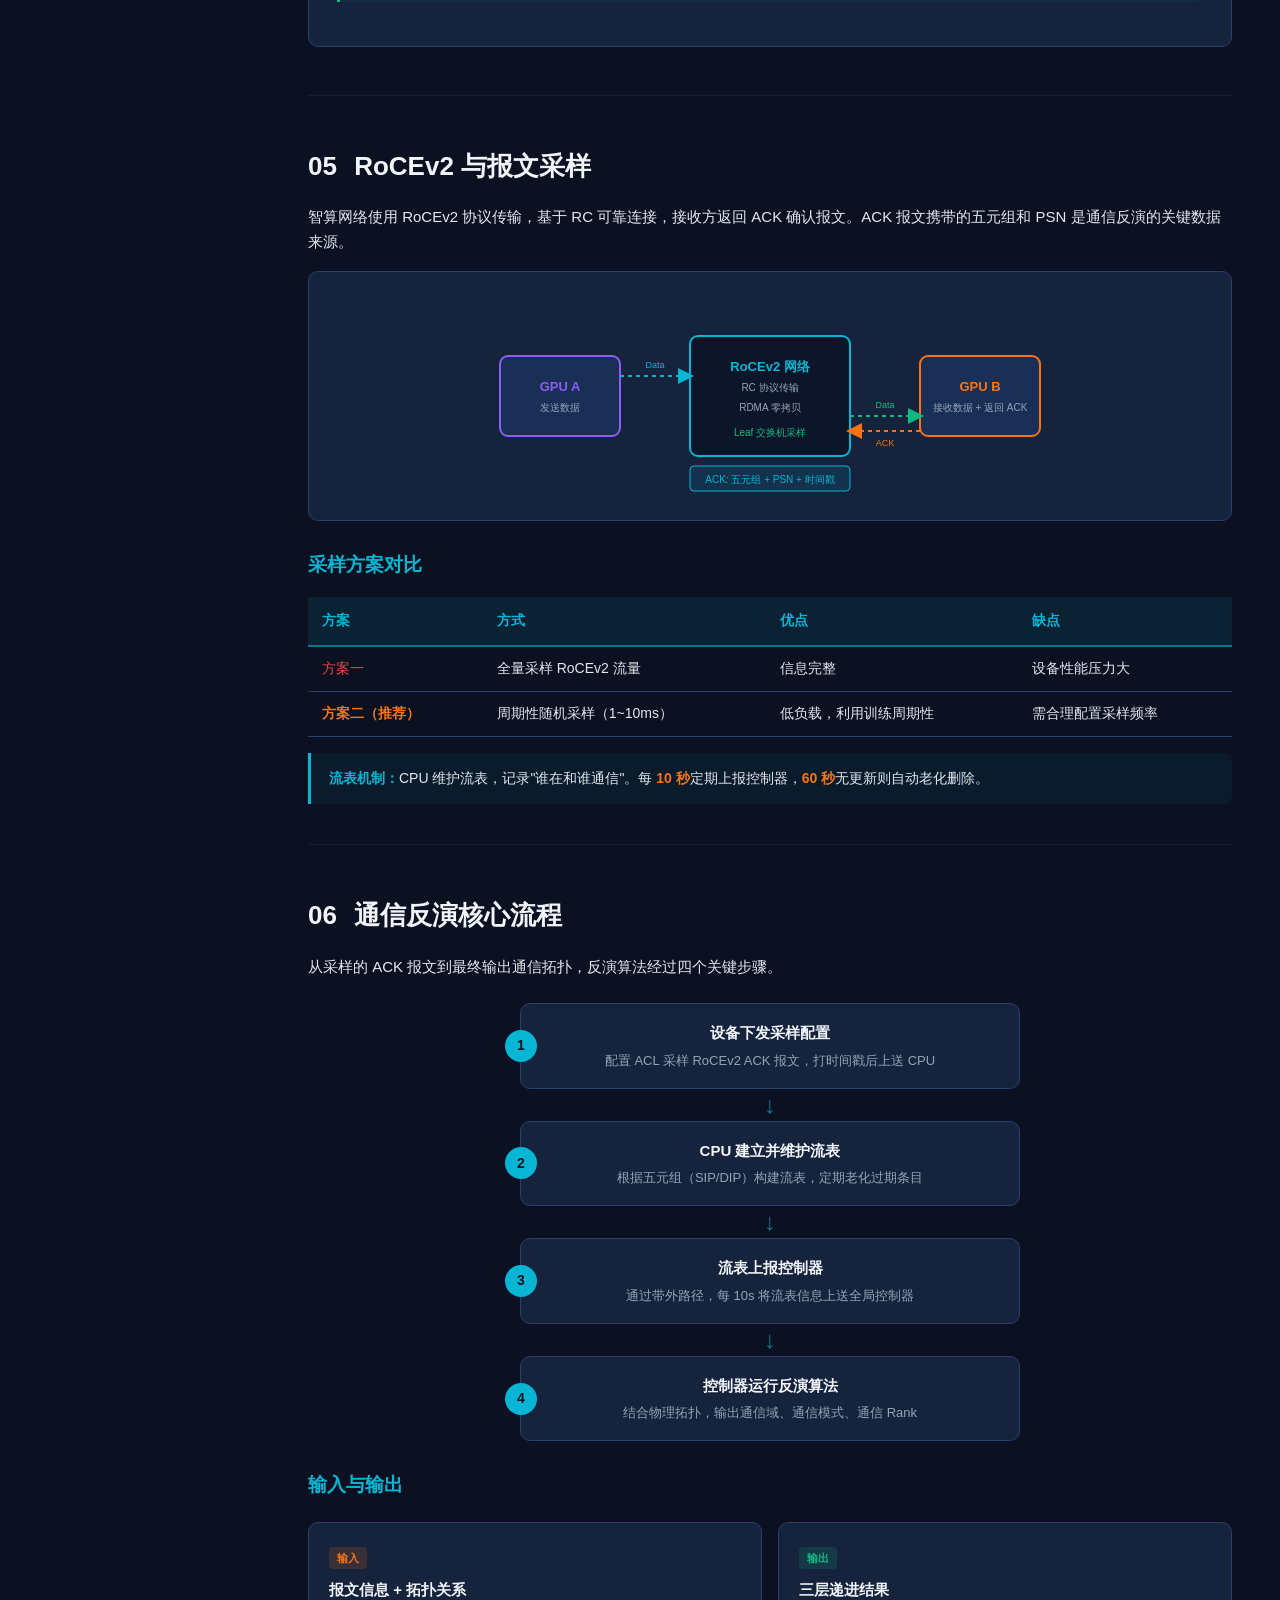
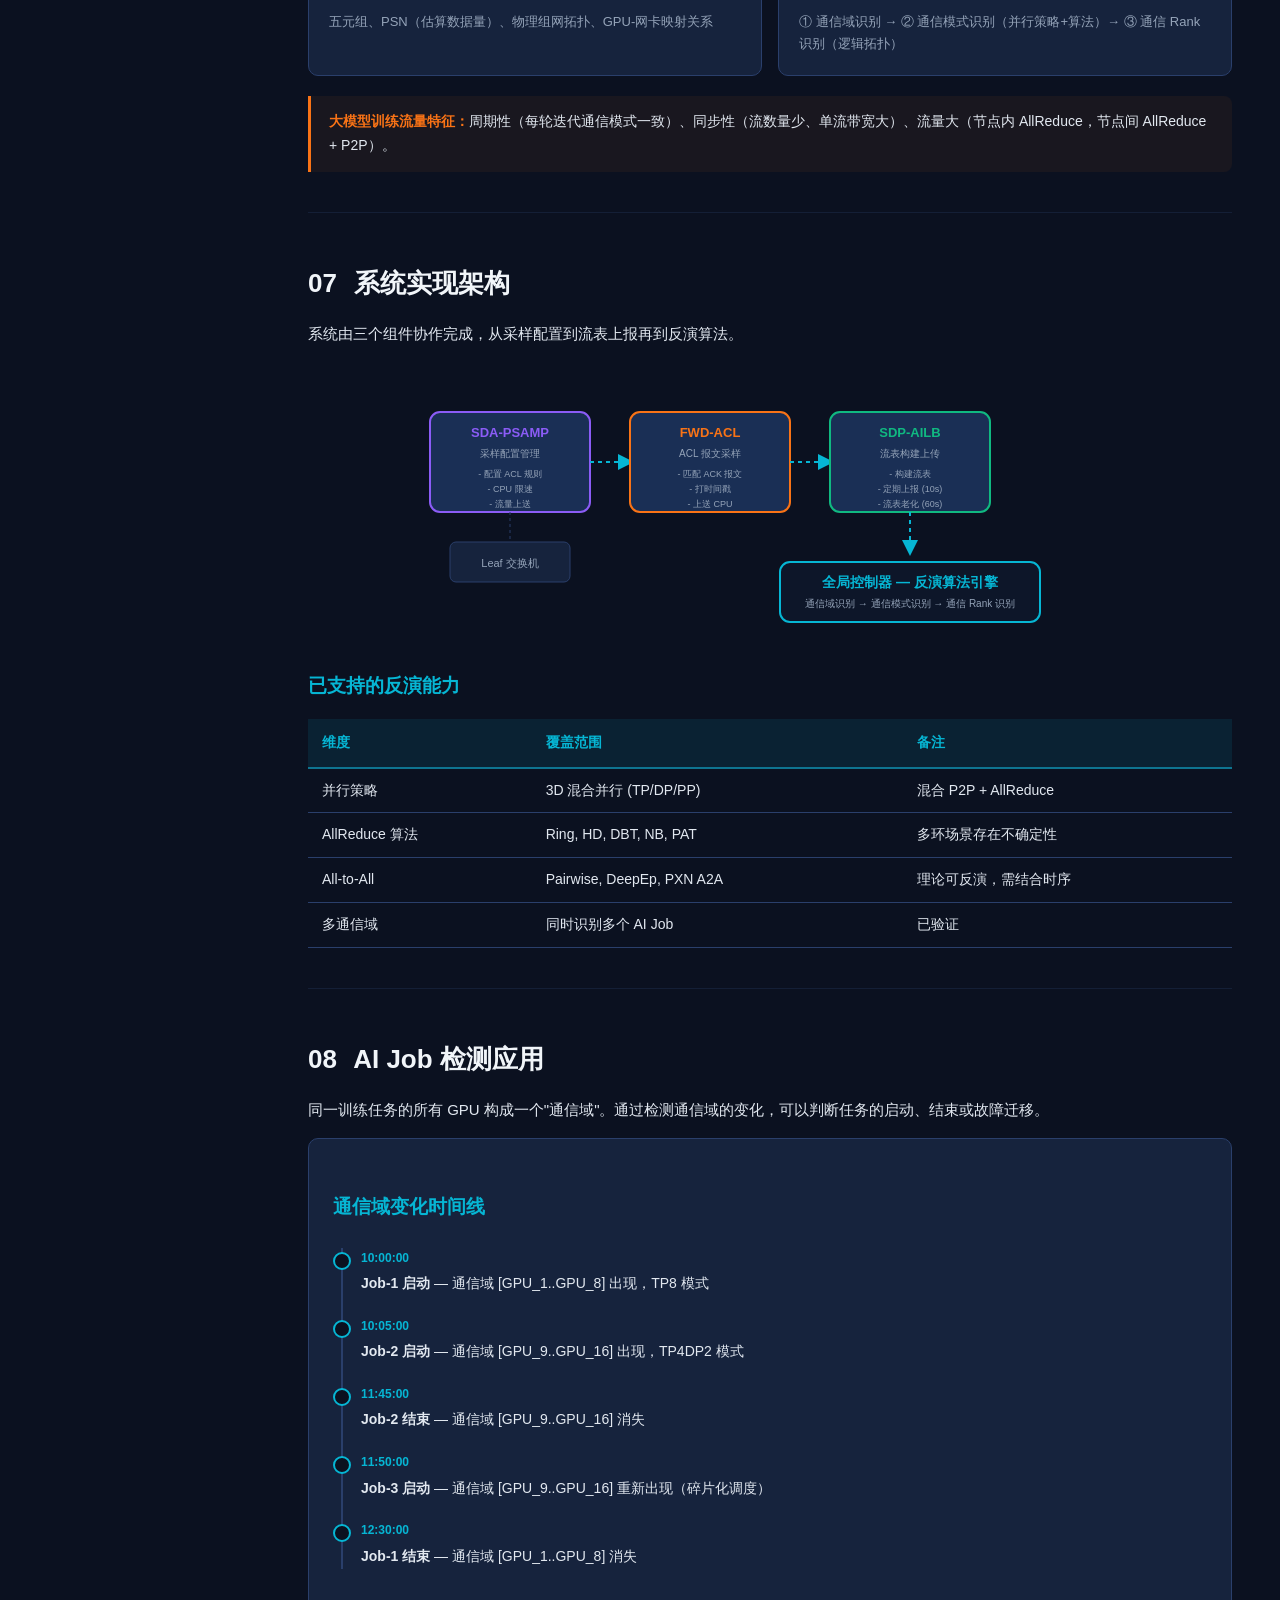
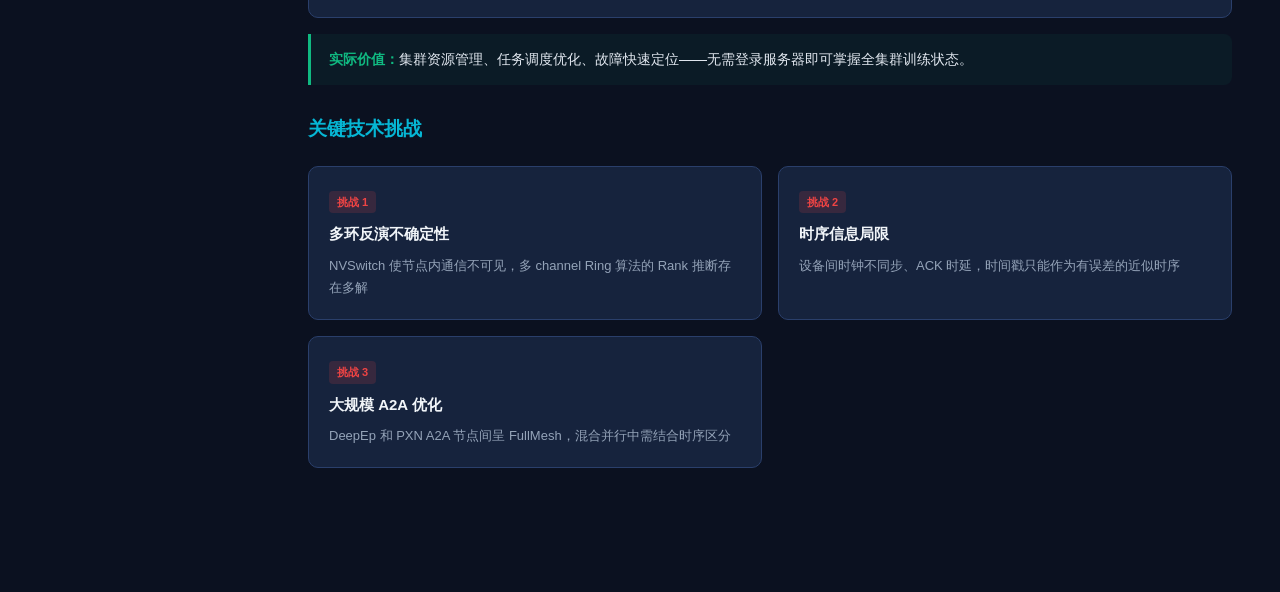
<file: 集合通信反演算法-交互式科普（精简）.html>
<!DOCTYPE html>
<html lang="zh-CN">
<head>
<meta charset="UTF-8">
<meta name="viewport" content="width=device-width, initial-scale=1.0">
<title>集合通信反演算法 — 交互式科普</title>
<style>
:root {
  --bg: #0b1120;
  --bg-card: #16233d;
  --bg-card-hover: #1c2e52;
  --border: #2a3f6b;
  --text: #e2e8f0;
  --text-dim: #94a3b8;
  --text-bright: #f1f5f9;
  --cyan: #06b6d4;
  --cyan-dim: #0e7490;
  --orange: #f97316;
  --green: #10b981;
  --purple: #8b5cf6;
  --red: #ef4444;
  --yellow: #eab308;
  --radius: 10px;
  --transition: 0.3s cubic-bezier(0.4, 0, 0.2, 1);
}
* { margin: 0; padding: 0; box-sizing: border-box; }
body {
  font-family: -apple-system, BlinkMacSystemFont, 'Segoe UI', 'PingFang SC', 'Microsoft YaHei', sans-serif;
  background: var(--bg);
  color: var(--text);
  line-height: 1.7;
  overflow-x: hidden;
}

/* === SIDEBAR === */
#sidebar {
  position: fixed;
  left: 0; top: 0;
  width: 260px;
  height: 100vh;
  background: #0d1629;
  border-right: 1px solid var(--border);
  overflow-y: auto;
  z-index: 100;
  transition: transform 0.3s;
}
#sidebar .logo {
  padding: 24px 20px 16px;
  font-size: 16px;
  font-weight: 700;
  color: var(--cyan);
  border-bottom: 1px solid var(--border);
}
#sidebar .logo small { display: block; font-size: 11px; color: var(--text-dim); font-weight: 400; margin-top: 4px; }
#sidebar nav { padding: 12px 0; }
#sidebar nav a {
  display: block;
  padding: 10px 24px;
  color: var(--text-dim);
  text-decoration: none;
  font-size: 14px;
  transition: all var(--transition);
  border-left: 3px solid transparent;
}
#sidebar nav a:hover { color: var(--text); background: rgba(6,182,212,0.05); }
#sidebar nav a.active {
  color: var(--cyan);
  border-left-color: var(--cyan);
  background: rgba(6,182,212,0.08);
}
#sidebar nav a .num {
  display: inline-block;
  width: 22px;
  font-size: 12px;
  opacity: 0.5;
}

/* === MAIN === */
#main {
  margin-left: 260px;
  padding: 0 48px 80px;
  max-width: 1100px;
}
section { padding: 48px 0 24px; border-bottom: 1px solid rgba(42,63,107,0.3); }
section:last-child { border-bottom: none; }
h1 { font-size: 34px; font-weight: 800; color: var(--text-bright); line-height: 1.3; }
h2 { font-size: 26px; font-weight: 700; color: var(--text-bright); margin-bottom: 16px; }
h2 .icon { margin-right: 10px; }
h3 { font-size: 19px; font-weight: 600; color: var(--cyan); margin: 28px 0 12px; }
p { margin-bottom: 14px; font-size: 15px; }
.hero-sub { font-size: 17px; color: var(--text-dim); margin-top: 16px; max-width: 680px; }
.hero-tags { margin-top: 24px; display: flex; gap: 12px; flex-wrap: wrap; }
.hero-tag {
  padding: 6px 14px;
  border-radius: 20px;
  font-size: 13px;
  font-weight: 500;
  border: 1px solid;
}
.tag-blue { color: var(--cyan); border-color: var(--cyan-dim); background: rgba(6,182,212,0.08); }
.tag-orange { color: var(--orange); border-color: rgba(249,115,22,0.3); background: rgba(249,115,22,0.08); }
.tag-green { color: var(--green); border-color: rgba(16,185,129,0.3); background: rgba(16,185,129,0.08); }

/* === CARDS === */
.card {
  background: var(--bg-card);
  border: 1px solid var(--border);
  border-radius: var(--radius);
  padding: 24px;
  margin: 16px 0;
  transition: border-color var(--transition);
}
.card:hover { border-color: var(--cyan-dim); }
.card-grid { display: grid; grid-template-columns: repeat(auto-fit, minmax(300px, 1fr)); gap: 16px; margin: 20px 0; }
.info-card { background: var(--bg-card); border: 1px solid var(--border); border-radius: var(--radius); padding: 20px; transition: all var(--transition); cursor: pointer; }
.info-card:hover { background: var(--bg-card-hover); border-color: var(--cyan-dim); transform: translateY(-2px); }
.info-card h4 { font-size: 15px; color: var(--text-bright); margin-bottom: 8px; }
.info-card p { font-size: 13px; color: var(--text-dim); margin: 0; }
.info-card .badge { display: inline-block; padding: 2px 8px; border-radius: 4px; font-size: 11px; font-weight: 600; margin-bottom: 8px; }

/* === TABLES === */
table { width: 100%; border-collapse: collapse; margin: 16px 0; font-size: 14px; }
th { background: rgba(6,182,212,0.1); color: var(--cyan); padding: 12px 14px; text-align: left; font-weight: 600; border-bottom: 2px solid var(--cyan-dim); }
td { padding: 10px 14px; border-bottom: 1px solid var(--border); }
tr:hover td { background: rgba(6,182,212,0.03); }
td .hl { color: var(--orange); font-weight: 600; }

/* === BANDWIDTH CHART === */
.bw-chart { margin: 24px 0; }
.bw-row { display: flex; align-items: center; gap: 12px; margin-bottom: 10px; }
.bw-label { width: 160px; font-size: 13px; text-align: right; color: var(--text-dim); flex-shrink: 0; }
.bw-bar-bg { flex: 1; height: 28px; background: rgba(42,63,107,0.3); border-radius: 6px; overflow: hidden; position: relative; }
.bw-bar-fill {
  height: 100%;
  border-radius: 6px;
  display: flex;
  align-items: center;
  padding: 0 10px;
  font-size: 12px;
  font-weight: 700;
  color: #fff;
  transition: width 1s cubic-bezier(0.4, 0, 0.2, 1);
  width: 0;
}
.bw-bar-fill.pcie { background: linear-gradient(90deg, #1e6b3c, #10b981); }
.bw-bar-fill.nvlink { background: linear-gradient(90deg, #6d28d9, #8b5cf6); }
.bw-bar-fill.nvswitch { background: linear-gradient(90deg, #c026d3, #06b6d4); }

/* === TABS === */
.tabs { display: flex; gap: 4px; margin: 20px 0 16px; background: var(--bg-card); border-radius: var(--radius); padding: 4px; }
.tab {
  padding: 10px 20px;
  border-radius: 8px;
  cursor: pointer;
  font-size: 14px;
  font-weight: 500;
  color: var(--text-dim);
  transition: all var(--transition);
  border: none;
  background: transparent;
}
.tab.active { background: var(--cyan); color: #0b1120; font-weight: 600; }
.tab:hover:not(.active) { color: var(--text); background: rgba(6,182,212,0.05); }
.tab-content { display: none; animation: fadeIn 0.4s; }
.tab-content.active { display: block; }
@keyframes fadeIn { from { opacity: 0; transform: translateY(8px); } to { opacity: 1; transform: translateY(0); } }

/* === PRIMITIVE CARDS === */
.primitive-grid { display: grid; grid-template-columns: repeat(auto-fit, minmax(260px, 1fr)); gap: 16px; margin: 20px 0; }
.primitive-card {
  background: var(--bg-card);
  border: 1px solid var(--border);
  border-radius: var(--radius);
  padding: 18px;
  transition: all var(--transition);
  cursor: pointer;
  position: relative;
  overflow: hidden;
}
.primitive-card:hover { border-color: var(--cyan); transform: translateY(-3px); box-shadow: 0 8px 30px rgba(0,0,0,0.3); }
.primitive-card .prim-type { font-size: 11px; padding: 2px 8px; border-radius: 4px; display: inline-block; margin-bottom: 6px; }
.prim-1toN { background: rgba(16,185,129,0.15); color: var(--green); }
.prim-Nto1 { background: rgba(249,115,22,0.15); color: var(--orange); }
.prim-NtoN { background: rgba(139,92,246,0.15); color: var(--purple); }
.prim-p2p { background: rgba(234,179,8,0.15); color: var(--yellow); }
.primitive-card h4 { font-size: 16px; color: var(--text-bright); margin-bottom: 4px; }
.primitive-card p { font-size: 13px; color: var(--text-dim); margin: 6px 0; }
.prim-svg { margin: 10px 0; }

/* === RING ALLREDUCE SIMULATOR === */
.simulator-container {
  background: var(--bg-card);
  border: 1px solid var(--border);
  border-radius: var(--radius);
  padding: 28px;
  margin: 24px 0;
}
.sim-controls { display: flex; align-items: center; gap: 12px; margin-bottom: 20px; flex-wrap: wrap; }
.btn {
  padding: 8px 18px;
  border-radius: 8px;
  border: none;
  cursor: pointer;
  font-size: 14px;
  font-weight: 600;
  transition: all var(--transition);
}
.btn-primary { background: var(--cyan); color: #0b1120; }
.btn-primary:hover { background: #22d3ee; }
.btn-secondary { background: var(--border); color: var(--text); }
.btn-secondary:hover { background: #345286; }
.btn:disabled { opacity: 0.4; cursor: not-allowed; }
.step-info { font-size: 14px; color: var(--text-dim); }
.step-info strong { color: var(--cyan); }
.phase-badge {
  padding: 4px 12px;
  border-radius: 6px;
  font-size: 12px;
  font-weight: 700;
  text-transform: uppercase;
  letter-spacing: 0.5px;
}
.phase-idle { background: rgba(148,163,184,0.15); color: var(--text-dim); }
.phase-scatter { background: rgba(249,115,22,0.15); color: var(--orange); }
.phase-gather { background: rgba(16,185,129,0.15); color: var(--green); }
.phase-done { background: rgba(6,182,212,0.15); color: var(--cyan); }

/* === FLOW DIAGRAM === */
.flow-container { display: flex; flex-direction: column; gap: 0; align-items: center; margin: 24px 0; }
.flow-step {
  background: var(--bg-card);
  border: 1px solid var(--border);
  border-radius: var(--radius);
  padding: 16px 28px;
  text-align: center;
  transition: all var(--transition);
  position: relative;
  max-width: 500px;
  width: 100%;
}
.flow-step:hover { border-color: var(--cyan); background: var(--bg-card-hover); }
.flow-step .step-num {
  position: absolute;
  left: -16px;
  top: 50%;
  transform: translateY(-50%);
  width: 32px;
  height: 32px;
  border-radius: 50%;
  background: var(--cyan);
  color: #0b1120;
  display: flex;
  align-items: center;
  justify-content: center;
  font-weight: 700;
  font-size: 14px;
}
.flow-step h4 { font-size: 15px; color: var(--text-bright); }
.flow-step p { font-size: 13px; color: var(--text-dim); margin: 4px 0 0; }
.flow-arrow { color: var(--cyan-dim); font-size: 24px; line-height: 1; margin: 4px 0; }

/* === ARCHITECTURE DIAGRAM === */
.arch-container { margin: 24px 0; }
.arch-component {
  background: var(--bg-card);
  border: 1px solid var(--border);
  border-radius: var(--radius);
  padding: 16px;
  text-align: center;
  transition: all var(--transition);
}
.arch-component:hover { border-color: var(--cyan); transform: translateY(-2px); }
.arch-component h4 { font-size: 14px; color: var(--cyan); margin-bottom: 4px; }
.arch-component p { font-size: 12px; color: var(--text-dim); margin: 0; }
.arch-component .arch-icon { font-size: 24px; margin-bottom: 6px; }

/* === TIMELINE === */
.timeline { position: relative; padding-left: 28px; margin: 24px 0; }
.timeline::before { content: ''; position: absolute; left: 8px; top: 0; bottom: 0; width: 2px; background: var(--border); }
.timeline-item { position: relative; margin-bottom: 20px; }
.timeline-item::before {
  content: '';
  position: absolute;
  left: -28px;
  top: 4px;
  width: 14px;
  height: 14px;
  border-radius: 50%;
  background: var(--bg);
  border: 2px solid var(--cyan);
}
.timeline-item .tl-time { font-size: 12px; color: var(--cyan); font-weight: 600; }
.timeline-item .tl-content { font-size: 14px; color: var(--text); margin-top: 4px; }

/* === MISC === */
.callout {
  background: rgba(6,182,212,0.06);
  border-left: 3px solid var(--cyan);
  padding: 14px 18px;
  border-radius: 0 8px 8px 0;
  margin: 16px 0;
  font-size: 14px;
}
.callout strong { color: var(--cyan); }
.callout-orange { background: rgba(249,115,22,0.06); border-left-color: var(--orange); }
.callout-orange strong { color: var(--orange); }
.callout-green { background: rgba(16,185,129,0.06); border-left-color: var(--green); }
.callout-green strong { color: var(--green); }
.code-block {
  background: #0d1629;
  border: 1px solid var(--border);
  border-radius: 8px;
  padding: 16px;
  font-family: 'SF Mono', 'Fira Code', monospace;
  font-size: 13px;
  color: var(--green);
  margin: 16px 0;
  overflow-x: auto;
  white-space: pre;
}
.highlight { color: var(--orange); font-weight: 600; }
.muted { color: var(--text-dim); }

/* === SVG NODES === */
.gpu-node circle { transition: all 0.3s; }
.gpu-node:hover circle { filter: brightness(1.3); }
.data-chunk { transition: all 0.5s; }
.arrow-flow { stroke-dasharray: 4; animation: dash 1s linear infinite; }
@keyframes dash { to { stroke-dashoffset: -8; } }

@media (max-width: 900px) {
  #sidebar { transform: translateX(-100%); }
  #main { margin-left: 0; padding: 0 20px 60px; }
}
</style>
</head>
<body>

<!-- SIDEBAR -->
<aside id="sidebar">
  <div class="logo">集合通信反演算法<small>开发团队交互式科普</small></div>
  <nav>
    <a href="#sec-intro"><span class="num">01</span> 为什么需要反演</a>
    <a href="#sec-parallel"><span class="num">02</span> 并行策略</a>
    <a href="#sec-primitives"><span class="num">03</span> 集合通信原语</a>
    <a href="#sec-ring"><span class="num">04</span> Ring AllReduce</a>
    <a href="#sec-roce"><span class="num">05</span> RoCEv2 与采样</a>
    <a href="#sec-inversion"><span class="num">06</span> 通信反演核心</a>
    <a href="#sec-arch"><span class="num">07</span> 系统架构</a>
    <a href="#sec-job"><span class="num">08</span> AI Job 检测</a>
  </nav>
</aside>

<!-- MAIN -->
<div id="main">
<h1>集合通信反演算法</h1>

<!-- 1. INTRO -->
<section id="sec-intro">
  <h2><span class="icon">01</span> 为什么需要反演</h2>
  <p class="hero-sub">在没有服务器访问权限的条件下，仅通过网络流量分析，逆向推导 GPU 间的通信关系、并行策略和任务归属——相当于"只听电话铃声，就能推断谁在和谁开会"。</p>
  <div class="hero-tags">
    <span class="hero-tag tag-blue">RDMA / RoCEv2</span>
    <span class="hero-tag tag-orange">GPU 集合通信</span>
    <span class="hero-tag tag-green">大模型训练</span>
  </div>
  <div class="callout">
    <strong>核心矛盾：</strong>运维需要精准定位训练任务的性能瓶颈，但通常没有 GPU 节点的登录权限。通信反演在"黑盒"条件下，从网络层流量反推应用层行为。
  </div>
</section>

<!-- 2. PARALLEL -->
<section id="sec-parallel">
  <h2><span class="icon">02</span> AI 分布式训练并行策略</h2>
  <p>大模型训练将 GPU 分布在多台服务器上协同工作。不同的并行策略决定了 GPU 间如何交换数据，也决定了网络流量的模式。</p>

  <div class="tabs">
    <button class="tab active" data-tab="dp">数据并行 (DP)</button>
    <button class="tab" data-tab="tp">张量并行 (TP)</button>
    <button class="tab" data-tab="pp">流水线并行 (PP)</button>
    <button class="tab" data-tab="ep">专家并行 (EP)</button>
    <button class="tab" data-tab="3d">3D 混合并行</button>
  </div>

  <div class="tab-content active" id="tab-dp">
    <div class="card">
      <svg viewBox="0 0 600 220" width="100%" style="max-width:600px;margin:0 auto;display:block;">
        <!-- 4 GPUs each with full model -->
        <g transform="translate(50,20)">
          <rect width="100" height="180" rx="8" fill="#1a2f55" stroke="#2a3f6b"/>
          <text x="50" y="25" text-anchor="middle" fill="#06b6d4" font-size="13" font-weight="700">GPU 0</text>
          <rect x="15" y="40" width="70" height="20" rx="4" fill="#8b5cf6" opacity="0.6"/><text x="50" y="54" text-anchor="middle" fill="#fff" font-size="10">Model</text>
          <rect x="15" y="66" width="70" height="20" rx="4" fill="#f97316" opacity="0.5"/><text x="50" y="80" text-anchor="middle" fill="#fff" font-size="10">Batch A</text>
          <rect x="15" y="92" width="70" height="20" rx="4" fill="#10b981" opacity="0.4"/><text x="50" y="106" text-anchor="middle" fill="#fff" font-size="9">Grad A</text>
        </g>
        <g transform="translate(180,20)">
          <rect width="100" height="180" rx="8" fill="#1a2f55" stroke="#2a3f6b"/>
          <text x="50" y="25" text-anchor="middle" fill="#06b6d4" font-size="13" font-weight="700">GPU 1</text>
          <rect x="15" y="40" width="70" height="20" rx="4" fill="#8b5cf6" opacity="0.6"/><text x="50" y="54" text-anchor="middle" fill="#fff" font-size="10">Model</text>
          <rect x="15" y="66" width="70" height="20" rx="4" fill="#f97316" opacity="0.5"/><text x="50" y="80" text-anchor="middle" fill="#fff" font-size="10">Batch B</text>
          <rect x="15" y="92" width="70" height="20" rx="4" fill="#10b981" opacity="0.4"/><text x="50" y="106" text-anchor="middle" fill="#fff" font-size="9">Grad B</text>
        </g>
        <g transform="translate(310,20)">
          <rect width="100" height="180" rx="8" fill="#1a2f55" stroke="#2a3f6b"/>
          <text x="50" y="25" text-anchor="middle" fill="#06b6d4" font-size="13" font-weight="700">GPU 2</text>
          <rect x="15" y="40" width="70" height="20" rx="4" fill="#8b5cf6" opacity="0.6"/><text x="50" y="54" text-anchor="middle" fill="#fff" font-size="10">Model</text>
          <rect x="15" y="66" width="70" height="20" rx="4" fill="#f97316" opacity="0.5"/><text x="50" y="80" text-anchor="middle" fill="#fff" font-size="10">Batch C</text>
          <rect x="15" y="92" width="70" height="20" rx="4" fill="#10b981" opacity="0.4"/><text x="50" y="106" text-anchor="middle" fill="#fff" font-size="9">Grad C</text>
        </g>
        <g transform="translate(440,20)">
          <rect width="100" height="180" rx="8" fill="#1a2f55" stroke="#2a3f6b"/>
          <text x="50" y="25" text-anchor="middle" fill="#06b6d4" font-size="13" font-weight="700">GPU 3</text>
          <rect x="15" y="40" width="70" height="20" rx="4" fill="#8b5cf6" opacity="0.6"/><text x="50" y="54" text-anchor="middle" fill="#fff" font-size="10">Model</text>
          <rect x="15" y="66" width="70" height="20" rx="4" fill="#f97316" opacity="0.5"/><text x="50" y="80" text-anchor="middle" fill="#fff" font-size="10">Batch D</text>
          <rect x="15" y="92" width="70" height="20" rx="4" fill="#10b981" opacity="0.4"/><text x="50" y="106" text-anchor="middle" fill="#fff" font-size="9">Grad D</text>
        </g>
        <!-- AllReduce arrows -->
        <path d="M100 130 Q300 170 500 130" fill="none" stroke="#06b6d4" stroke-width="2" stroke-dasharray="5,3" class="arrow-flow"/>
        <path d="M200 130 Q300 160 400 130" fill="none" stroke="#06b6d4" stroke-width="2" stroke-dasharray="5,3" class="arrow-flow"/>
        <text x="300" y="195" text-anchor="middle" fill="#06b6d4" font-size="13" font-weight="600">AllReduce: 梯度汇总求平均</text>
      </svg>
      <p><strong>原理：</strong>每张 GPU 持有完整模型副本，处理不同数据批次。前向/反向各自独立完成，通过 <span class="highlight">AllReduce</span> 汇总梯度。</p>
      <p><strong>流量特征：</strong>AllReduce 通信，周期性同步，流量大。</p>
    </div>
  </div>

  <div class="tab-content" id="tab-tp">
    <div class="card">
      <svg viewBox="0 0 600 220" width="100%" style="max-width:600px;margin:0 auto;display:block;">
        <text x="300" y="15" text-anchor="middle" fill="#94a3b8" font-size="11">模型参数水平切分到多卡</text>
        <g transform="translate(50,30)">
          <rect width="100" height="160" rx="8" fill="#1a2f55" stroke="#2a3f6b"/>
          <text x="50" y="22" text-anchor="middle" fill="#06b6d4" font-size="13" font-weight="700">GPU 0</text>
          <rect x="15" y="35" width="70" height="35" rx="4" fill="#8b5cf6" opacity="0.7"/><text x="50" y="57" text-anchor="middle" fill="#fff" font-size="9">Layer1:Part0</text>
          <rect x="15" y="76" width="70" height="35" rx="4" fill="#8b5cf6" opacity="0.5"/><text x="50" y="98" text-anchor="middle" fill="#fff" font-size="9">Layer2:Part0</text>
          <rect x="15" y="117" width="70" height="35" rx="4" fill="#8b5cf6" opacity="0.3"/><text x="50" y="139" text-anchor="middle" fill="#fff" font-size="9">Layer3:Part0</text>
        </g>
        <g transform="translate(180,30)">
          <rect width="100" height="160" rx="8" fill="#1a2f55" stroke="#2a3f6b"/>
          <text x="50" y="22" text-anchor="middle" fill="#06b6d4" font-size="13" font-weight="700">GPU 1</text>
          <rect x="15" y="35" width="70" height="35" rx="4" fill="#f97316" opacity="0.7"/><text x="50" y="57" text-anchor="middle" fill="#fff" font-size="9">Layer1:Part1</text>
          <rect x="15" y="76" width="70" height="35" rx="4" fill="#f97316" opacity="0.5"/><text x="50" y="98" text-anchor="middle" fill="#fff" font-size="9">Layer2:Part1</text>
          <rect x="15" y="117" width="70" height="35" rx="4" fill="#f97316" opacity="0.3"/><text x="50" y="139" text-anchor="middle" fill="#fff" font-size="9">Layer3:Part1</text>
        </g>
        <g transform="translate(310,30)">
          <rect width="100" height="160" rx="8" fill="#1a2f55" stroke="#2a3f6b"/>
          <text x="50" y="22" text-anchor="middle" fill="#06b6d4" font-size="13" font-weight="700">GPU 2</text>
          <rect x="15" y="35" width="70" height="35" rx="4" fill="#10b981" opacity="0.7"/><text x="50" y="57" text-anchor="middle" fill="#fff" font-size="9">Layer1:Part2</text>
          <rect x="15" y="76" width="70" height="35" rx="4" fill="#10b981" opacity="0.5"/><text x="50" y="98" text-anchor="middle" fill="#fff" font-size="9">Layer2:Part2</text>
          <rect x="15" y="117" width="70" height="35" rx="4" fill="#10b981" opacity="0.3"/><text x="50" y="139" text-anchor="middle" fill="#fff" font-size="9">Layer3:Part2</text>
        </g>
        <g transform="translate(440,30)">
          <rect width="100" height="160" rx="8" fill="#1a2f55" stroke="#2a3f6b"/>
          <text x="50" y="22" text-anchor="middle" fill="#06b6d4" font-size="13" font-weight="700">GPU 3</text>
          <rect x="15" y="35" width="70" height="35" rx="4" fill="#eab308" opacity="0.7"/><text x="50" y="57" text-anchor="middle" fill="#fff" font-size="9">Layer1:Part3</text>
          <rect x="15" y="76" width="70" height="35" rx="4" fill="#eab308" opacity="0.5"/><text x="50" y="98" text-anchor="middle" fill="#fff" font-size="9">Layer2:Part3</text>
          <rect x="15" y="117" width="70" height="35" rx="4" fill="#eab308" opacity="0.3"/><text x="50" y="139" text-anchor="middle" fill="#fff" font-size="9">Layer3:Part3</text>
        </g>
        <!-- AllReduce between layers -->
        <path d="M150 55 L180 55" stroke="#06b6d4" stroke-width="1.5" stroke-dasharray="4" class="arrow-flow"/>
        <path d="M280 55 L310 55" stroke="#06b6d4" stroke-width="1.5" stroke-dasharray="4" class="arrow-flow"/>
        <path d="M410 55 L440 55" stroke="#06b6d4" stroke-width="1.5" stroke-dasharray="4" class="arrow-flow"/>
        <path d="M150 96 L180 96" stroke="#06b6d4" stroke-width="1.5" stroke-dasharray="4" class="arrow-flow"/>
        <path d="M280 96 L310 96" stroke="#06b6d4" stroke-width="1.5" stroke-dasharray="4" class="arrow-flow"/>
        <path d="M410 96 L440 96" stroke="#06b6d4" stroke-width="1.5" stroke-dasharray="4" class="arrow-flow"/>
        <text x="300" y="210" text-anchor="middle" fill="#06b6d4" font-size="13" font-weight="600">AllReduce: 每层计算后同步激活值</text>
      </svg>
      <p><strong>原理：</strong>将一层模型参数<span class="highlight">水平切分</span>到多张 GPU。计算后通过 <span class="highlight">AllReduce</span> 同步中间激活值。通常限制在同一节点内（NVLink 高带宽）。</p>
    </div>
  </div>

  <div class="tab-content" id="tab-pp">
    <div class="card">
      <svg viewBox="0 0 600 180" width="100%" style="max-width:600px;margin:0 auto;display:block;">
        <g transform="translate(30,20)">
          <rect width="160" height="140" rx="8" fill="#1a2f55" stroke="#2a3f6b"/>
          <text x="80" y="22" text-anchor="middle" fill="#06b6d4" font-size="13" font-weight="700">GPU 0 (Stage 0)</text>
          <rect x="15" y="35" width="130" height="24" rx="4" fill="#8b5cf6" opacity="0.6"/><text x="80" y="51" text-anchor="middle" fill="#fff" font-size="10">Layer 0</text>
          <rect x="15" y="64" width="130" height="24" rx="4" fill="#8b5cf6" opacity="0.5"/><text x="80" y="80" text-anchor="middle" fill="#fff" font-size="10">Layer 1</text>
          <rect x="15" y="93" width="130" height="24" rx="4" fill="#8b5cf6" opacity="0.4"/><text x="80" y="109" text-anchor="middle" fill="#fff" font-size="10">Layer 2</text>
        </g>
        <g transform="translate(240,20)">
          <rect width="160" height="140" rx="8" fill="#1a2f55" stroke="#2a3f6b"/>
          <text x="80" y="22" text-anchor="middle" fill="#06b6d4" font-size="13" font-weight="700">GPU 1 (Stage 1)</text>
          <rect x="15" y="35" width="130" height="24" rx="4" fill="#f97316" opacity="0.6"/><text x="80" y="51" text-anchor="middle" fill="#fff" font-size="10">Layer 3</text>
          <rect x="15" y="64" width="130" height="24" rx="4" fill="#f97316" opacity="0.5"/><text x="80" y="80" text-anchor="middle" fill="#fff" font-size="10">Layer 4</text>
          <rect x="15" y="93" width="130" height="24" rx="4" fill="#f97316" opacity="0.4"/><text x="80" y="109" text-anchor="middle" fill="#fff" font-size="10">Layer 5</text>
        </g>
        <g transform="translate(450,20)">
          <rect width="120" height="140" rx="8" fill="#1a2f55" stroke="#2a3f6b"/>
          <text x="60" y="22" text-anchor="middle" fill="#06b6d4" font-size="13" font-weight="700">GPU 2</text>
          <rect x="10" y="35" width="100" height="24" rx="4" fill="#10b981" opacity="0.5"/><text x="60" y="51" text-anchor="middle" fill="#fff" font-size="10">Layer 6</text>
        </g>
        <!-- P2P arrows -->
        <path d="M190 75 L240 75" stroke="#eab308" stroke-width="2" stroke-dasharray="5,3" class="arrow-flow" marker-end="url(#arrowY)"/>
        <path d="M400 75 L450 75" stroke="#eab308" stroke-width="2" stroke-dasharray="5,3" class="arrow-flow" marker-end="url(#arrowY)"/>
        <defs><marker id="arrowY" markerWidth="8" markerHeight="8" refX="6" refY="4" orient="auto"><path d="M0,0 L8,4 L0,8 Z" fill="#eab308"/></marker></defs>
        <text x="215" y="68" text-anchor="middle" fill="#eab308" font-size="10">Send/Recv</text>
        <text x="425" y="68" text-anchor="middle" fill="#eab308" font-size="10">Send/Recv</text>
      </svg>
      <p><strong>原理：</strong>模型按层切分为多个 <span class="highlight">Stage</span>。数据像流水线一样流过各 Stage，Stage 之间通过 <span class="highlight">Send/Recv（P2P）</span> 同步激活和梯度。</p>
    </div>
  </div>

  <div class="tab-content" id="tab-ep">
    <div class="card">
      <svg viewBox="0 0 600 220" width="100%" style="max-width:600px;margin:0 auto;display:block;">
        <text x="300" y="15" text-anchor="middle" fill="#94a3b8" font-size="11">Token 路由到不同专家</text>
        <g transform="translate(30,30)">
          <rect width="110" height="170" rx="8" fill="#1a2f55" stroke="#2a3f6b"/>
          <text x="55" y="22" text-anchor="middle" fill="#06b6d4" font-size="12" font-weight="700">Router</text>
          <rect x="15" y="35" width="80" height="22" rx="4" fill="#8b5cf6" opacity="0.5"/><text x="55" y="50" text-anchor="middle" fill="#fff" font-size="9">Token Batch</text>
        </g>
        <g transform="translate(170,30)">
          <rect width="100" height="170" rx="8" fill="#1a2f55" stroke="#2a3f6b"/>
          <text x="50" y="22" text-anchor="middle" fill="#06b6d4" font-size="12" font-weight="700">Expert 0</text>
          <rect x="15" y="40" width="70" height="18" rx="3" fill="#f97316" opacity="0.6"/><text x="50" y="52" text-anchor="middle" fill="#fff" font-size="8">Tokens→E0</text>
        </g>
        <g transform="translate(300,30)">
          <rect width="100" height="170" rx="8" fill="#1a2f55" stroke="#2a3f6b"/>
          <text x="50" y="22" text-anchor="middle" fill="#06b6d4" font-size="12" font-weight="700">Expert 1</text>
          <rect x="15" y="40" width="70" height="18" rx="3" fill="#10b981" opacity="0.6"/><text x="50" y="52" text-anchor="middle" fill="#fff" font-size="8">Tokens→E1</text>
        </g>
        <g transform="translate(430,30)">
          <rect width="100" height="170" rx="8" fill="#1a2f55" stroke="#2a3f6b"/>
          <text x="50" y="22" text-anchor="middle" fill="#06b6d4" font-size="12" font-weight="700">Expert 2</text>
          <rect x="15" y="40" width="70" height="18" rx="3" fill="#eab308" opacity="0.6"/><text x="50" y="52" text-anchor="middle" fill="#fff" font-size="8">Tokens→E2</text>
        </g>
        <!-- All-to-All arrows -->
        <path d="M140 45 Q155 30 170 45" fill="none" stroke="#8b5cf6" stroke-width="1.5" stroke-dasharray="4" class="arrow-flow"/>
        <path d="M140 55 Q220 35 300 45" fill="none" stroke="#8b5cf6" stroke-width="1.5" stroke-dasharray="4" class="arrow-flow"/>
        <path d="M140 65 Q285 90 430 45" fill="none" stroke="#8b5cf6" stroke-width="1.5" stroke-dasharray="4" class="arrow-flow"/>
        <text x="300" y="200" text-anchor="middle" fill="#8b5cf6" font-size="13" font-weight="600">All-to-All: Token 分发到各专家</text>
      </svg>
      <p><strong>原理：</strong>MoE 模型中不同 token 需要路由到不同专家子网络。通过 <span class="highlight">All-to-All</span> 通信做 token 的跨 GPU 分发和收集。</p>
    </div>
  </div>

  <div class="tab-content" id="tab-3d">
    <div class="card">
      <svg viewBox="0 0 600 280" width="100%" style="max-width:600px;margin:0 auto;display:block;">
        <!-- 3D parallel: 2 nodes, each 4 GPUs -->
        <text x="300" y="18" text-anchor="middle" fill="#94a3b8" font-size="11">Node 1: TP=4, Node 2: TP=4 → DP=2, PP across nodes</text>
        <g transform="translate(20,35)">
          <rect width="260" height="100" rx="8" fill="#0d1629" stroke="#2a3f6b"/>
          <text x="130" y="18" text-anchor="middle" fill="#06b6d4" font-size="11" font-weight="600">Node 1 (TP Group)</text>
          <circle cx="60" cy="60" r="20" fill="#8b5cf6" opacity="0.7" stroke="#a78bfa"/><text x="60" y="64" text-anchor="middle" fill="#fff" font-size="10">GPU0</text>
          <circle cx="120" cy="60" r="20" fill="#8b5cf6" opacity="0.7" stroke="#a78bfa"/><text x="120" y="64" text-anchor="middle" fill="#fff" font-size="10">GPU1</text>
          <circle cx="180" cy="60" r="20" fill="#8b5cf6" opacity="0.7" stroke="#a78bfa"/><text x="180" y="64" text-anchor="middle" fill="#fff" font-size="10">GPU2</text>
          <circle cx="240" cy="60" r="20" fill="#8b5cf6" opacity="0.7" stroke="#a78bfa"/><text x="240" y="64" text-anchor="middle" fill="#fff" font-size="10">GPU3</text>
          <line x1="80" y1="60" x2="100" y2="60" stroke="#06b6d4" stroke-width="2"/><line x1="140" y1="60" x2="160" y2="60" stroke="#06b6d4" stroke-width="2"/><line x1="200" y1="60" x2="220" y2="60" stroke="#06b6d4" stroke-width="2"/>
          <text x="130" y="95" text-anchor="middle" fill="#06b6d4" font-size="9">NVLink AllReduce (TP)</text>
        </g>
        <g transform="translate(320,35)">
          <rect width="260" height="100" rx="8" fill="#0d1629" stroke="#2a3f6b"/>
          <text x="130" y="18" text-anchor="middle" fill="#06b6d4" font-size="11" font-weight="600">Node 2 (TP Group)</text>
          <circle cx="60" cy="60" r="20" fill="#f97316" opacity="0.7" stroke="#fb923c"/><text x="60" y="64" text-anchor="middle" fill="#fff" font-size="10">GPU4</text>
          <circle cx="120" cy="60" r="20" fill="#f97316" opacity="0.7" stroke="#fb923c"/><text x="120" y="64" text-anchor="middle" fill="#fff" font-size="10">GPU5</text>
          <circle cx="180" cy="60" r="20" fill="#f97316" opacity="0.7" stroke="#fb923c"/><text x="180" y="64" text-anchor="middle" fill="#fff" font-size="10">GPU6</text>
          <circle cx="240" cy="60" r="20" fill="#f97316" opacity="0.7" stroke="#fb923c"/><text x="240" y="64" text-anchor="middle" fill="#fff" font-size="10">GPU7</text>
          <line x1="80" y1="60" x2="100" y2="60" stroke="#06b6d4" stroke-width="2"/><line x1="140" y1="60" x2="160" y2="60" stroke="#06b6d4" stroke-width="2"/><line x1="200" y1="60" x2="220" y2="60" stroke="#06b6d4" stroke-width="2"/>
          <text x="130" y="95" text-anchor="middle" fill="#06b6d4" font-size="9">NVLink AllReduce (TP)</text>
        </g>
        <!-- DP arrows between nodes -->
        <path d="M280 70 L320 70" stroke="#10b981" stroke-width="2" stroke-dasharray="5,3" class="arrow-flow"/>
        <path d="M280 85 L320 85" stroke="#10b981" stroke-width="2" stroke-dasharray="5,3" class="arrow-flow"/>
        <text x="300" y="62" text-anchor="middle" fill="#10b981" font-size="9">DP AllReduce</text>
        <text x="300" y="135" text-anchor="middle" fill="#94a3b8" font-size="11">RoCEv2 网络（跨节点）</text>
        <!-- PP arrows -->
        <g transform="translate(0,160)">
          <rect x="20" width="560" height="100" rx="8" fill="#0d1629" stroke="#2a3f6b"/>
          <text x="300" y="18" text-anchor="middle" fill="#06b6d4" font-size="11" font-weight="600">Pipeline Stages</text>
          <rect x="40" y="35" width="120" height="40" rx="6" fill="#8b5cf6" opacity="0.4"/><text x="100" y="60" text-anchor="middle" fill="#fff" font-size="10">Stage 0 (Layer 0-5)</text>
          <rect x="220" y="35" width="120" height="40" rx="6" fill="#f97316" opacity="0.4"/><text x="280" y="60" text-anchor="middle" fill="#fff" font-size="10">Stage 1 (Layer 6-10)</text>
          <rect x="400" y="35" width="120" height="40" rx="6" fill="#10b981" opacity="0.4"/><text x="460" y="60" text-anchor="middle" fill="#fff" font-size="10">Stage 2 (Layer 11-15)</text>
          <path d="M160 55 L220 55" stroke="#eab308" stroke-width="2" stroke-dasharray="4" class="arrow-flow"/>
          <path d="M340 55 L400 55" stroke="#eab308" stroke-width="2" stroke-dasharray="4" class="arrow-flow"/>
          <text x="300" y="92" text-anchor="middle" fill="#eab308" font-size="9">P2P Send/Recv (PP)</text>
        </g>
      </svg>
      <p><strong>典型组合：</strong>节点内 TP（NVLink），节点间 DP（RoCEv2 AllReduce），跨 Pod PP（P2P 通信量小）。反演算法需识别这些混合模式。</p>
    </div>
  </div>
</section>

<!-- 3. PRIMITIVES -->
<section id="sec-primitives">
  <h2><span class="icon">03</span> 集合通信原语</h2>
  <p>并行策略决定了"怎么分工"，集合通信原语则定义了 GPU 之间"怎么交换数据"。点击卡片查看动画演示。</p>

  <div class="primitive-grid">
      <div class="primitive-card" onclick="highlightPrim(this)">
      <span class="prim-type prim-p2p">点对点</span>
      <h4>Send / Recv</h4>
      <p>两个 GPU 之间的直接数据传输。最基础的通信原语。</p>
      <svg viewBox="0 0 200 100" class="prim-svg" width="100%">
        <circle cx="50" cy="50" r="18" fill="#eab308" opacity="0.7"/><text x="50" y="54" text-anchor="middle" fill="#0b1120" font-size="9" font-weight="700">G0</text>
        <circle cx="150" cy="50" r="18" fill="#06b6d4" opacity="0.7"/><text x="150" y="54" text-anchor="middle" fill="#0b1120" font-size="9" font-weight="700">G1</text>
        <path d="M68 50 L132 50" fill="none" stroke="#eab308" stroke-width="2" stroke-dasharray="5,3" class="arrow-flow"/>
        <text x="100" y="42" text-anchor="middle" fill="#eab308" font-size="9">Send</text>
        <text x="100" y="68" text-anchor="middle" fill="#06b6d4" font-size="9">Recv</text>
      </svg>
      <p style="font-size:12px;color:var(--cyan);">用途：流水线并行相邻 Stage 间传递</p>
    </div>
  
    <div class="primitive-card" onclick="highlightPrim(this)">
      <span class="prim-type prim-1toN">1 对多</span>
      <h4>Broadcast</h4>
      <p>一个 GPU 将数据完整复制到所有其他 GPU。操作后所有 GPU 数据相同。</p>
      <svg viewBox="0 0 200 100" class="prim-svg" width="100%">
        <circle cx="40" cy="50" r="16" fill="#06b6d4" opacity="0.8"/><text x="40" y="54" text-anchor="middle" fill="#0b1120" font-size="9" font-weight="700">G0</text>
        <circle cx="120" cy="25" r="16" fill="#1a2f55" stroke="#2a3f6b"/><text x="120" y="29" text-anchor="middle" fill="#94a3b8" font-size="9">G1</text>
        <circle cx="120" cy="75" r="16" fill="#1a2f55" stroke="#2a3f6b"/><text x="120" y="79" text-anchor="middle" fill="#94a3b8" font-size="9">G2</text>
        <circle cx="170" cy="50" r="16" fill="#1a2f55" stroke="#2a3f6b"/><text x="170" y="54" text-anchor="middle" fill="#94a3b8" font-size="9">G3</text>
        <path d="M56 42 Q85 30 104 27" fill="none" stroke="#06b6d4" stroke-width="1.5" stroke-dasharray="3" class="arrow-flow"/>
        <path d="M56 58 Q85 70 104 73" fill="none" stroke="#06b6d4" stroke-width="1.5" stroke-dasharray="3" class="arrow-flow"/>
        <path d="M56 50 L154 50" fill="none" stroke="#06b6d4" stroke-width="1.5" stroke-dasharray="3" class="arrow-flow"/>
      </svg>
      <p style="font-size:12px;color:var(--cyan);">用途：模型参数初始化同步</p>
    </div>

    <div class="primitive-card" onclick="highlightPrim(this)">
      <span class="prim-type prim-1toN">1 对多</span>
      <h4>Scatter</h4>
      <p>一个 GPU 将数据分成 N 份，每份发给一个 GPU。各 GPU 持有不同数据。</p>
      <svg viewBox="0 0 200 100" class="prim-svg" width="100%">
        <circle cx="40" cy="50" r="16" fill="#f97316" opacity="0.8"/><text x="40" y="54" text-anchor="middle" fill="#0b1120" font-size="9" font-weight="700">G0</text>
        <rect x="28" y="34" width="6" height="32" rx="2" fill="#8b5cf6" opacity="0.5"/><rect x="36" y="34" width="6" height="32" rx="2" fill="#10b981" opacity="0.5"/><rect x="44" y="34" width="6" height="32" rx="2" fill="#eab308" opacity="0.5"/>
        <circle cx="120" cy="25" r="16" fill="#1a2f55" stroke="#8b5cf6"/><rect x="112" y="18" width="6" height="14" rx="2" fill="#8b5cf6" opacity="0.7"/>
        <circle cx="120" cy="75" r="16" fill="#1a2f55" stroke="#10b981"/><rect x="112" y="68" width="6" height="14" rx="2" fill="#10b981" opacity="0.7"/>
        <circle cx="170" cy="50" r="16" fill="#1a2f55" stroke="#eab308"/><rect x="162" y="43" width="6" height="14" rx="2" fill="#eab308" opacity="0.7"/>
        <path d="M56 42 Q85 30 104 27" fill="none" stroke="#8b5cf6" stroke-width="1.5" stroke-dasharray="3" class="arrow-flow"/>
        <path d="M56 58 Q85 70 104 73" fill="none" stroke="#10b981" stroke-width="1.5" stroke-dasharray="3" class="arrow-flow"/>
        <path d="M56 50 L154 50" fill="none" stroke="#eab308" stroke-width="1.5" stroke-dasharray="3" class="arrow-flow"/>
      </svg>
      <p style="font-size:12px;color:var(--cyan);">用途：张量并行初始化参数分发</p>
    </div>

    <div class="primitive-card" onclick="highlightPrim(this)">
      <span class="prim-type prim-Nto1">多对 1</span>
      <h4>Gather</h4>
      <p>所有 GPU 将各自数据发送到一个目标 GPU。与 Scatter 相反。</p>
      <svg viewBox="0 0 200 100" class="prim-svg" width="100%">
        <circle cx="40" cy="50" r="16" fill="#1a2f55" stroke="#2a3f6b"/><text x="40" y="54" text-anchor="middle" fill="#94a3b8" font-size="9">G0</text>
        <circle cx="120" cy="25" r="16" fill="#1a2f55" stroke="#2a3f6b"/><text x="120" y="29" text-anchor="middle" fill="#94a3b8" font-size="9">G1</text>
        <circle cx="120" cy="75" r="16" fill="#1a2f55" stroke="#2a3f6b"/><text x="120" y="79" text-anchor="middle" fill="#94a3b8" font-size="9">G2</text>
        <circle cx="170" cy="50" r="16" fill="#f97316" opacity="0.8"/><text x="170" y="54" text-anchor="middle" fill="#0b1120" font-size="9" font-weight="700">G3</text>
        <path d="M104 27 Q85 40 56 48" fill="none" stroke="#f97316" stroke-width="1.5" stroke-dasharray="3" class="arrow-flow"/>
        <path d="M104 73 Q85 60 56 52" fill="none" stroke="#f97316" stroke-width="1.5" stroke-dasharray="3" class="arrow-flow"/>
        <path d="M154 50 L56 50" fill="none" stroke="#f97316" stroke-width="1.5" stroke-dasharray="3" class="arrow-flow"/>
      </svg>
      <p style="font-size:12px;color:var(--cyan);">用途：张量并行结果汇总</p>
    </div>

    <div class="primitive-card" onclick="highlightPrim(this)">
      <span class="prim-type prim-Nto1">多对 1</span>
      <h4>Reduce</h4>
      <p>所有 GPU 数据经 SUM/MAX 等运算，结果只留在一个 GPU 上。</p>
      <svg viewBox="0 0 200 100" class="prim-svg" width="100%">
        <circle cx="40" cy="50" r="16" fill="#10b981" opacity="0.8"/><text x="40" y="54" text-anchor="middle" fill="#0b1120" font-size="9" font-weight="700">G0</text>
        <text x="40" y="78" text-anchor="middle" fill="#10b981" font-size="8">SUM</text>
        <circle cx="120" cy="25" r="16" fill="#1a2f55" stroke="#2a3f6b"/><text x="120" y="29" text-anchor="middle" fill="#94a3b8" font-size="9">G1</text>
        <circle cx="120" cy="75" r="16" fill="#1a2f55" stroke="#2a3f6b"/><text x="120" y="79" text-anchor="middle" fill="#94a3b8" font-size="9">G2</text>
        <circle cx="170" cy="50" r="16" fill="#1a2f55" stroke="#2a3f6b"/><text x="170" y="54" text-anchor="middle" fill="#94a3b8" font-size="9">G3</text>
        <path d="M104 27 Q85 40 56 48" fill="none" stroke="#10b981" stroke-width="1.5" stroke-dasharray="3" class="arrow-flow"/>
        <path d="M104 73 Q85 60 56 52" fill="none" stroke="#10b981" stroke-width="1.5" stroke-dasharray="3" class="arrow-flow"/>
        <path d="M154 50 L56 50" fill="none" stroke="#10b981" stroke-width="1.5" stroke-dasharray="3" class="arrow-flow"/>
      </svg>
      <p style="font-size:12px;color:var(--cyan);">用途：AllReduce 内部的 reduce 步骤</p>
    </div>

    <div class="primitive-card" onclick="highlightPrim(this)">
      <span class="prim-type prim-NtoN">多对多</span>
      <h4>ReduceScatter</h4>
      <p>先按维度做 Reduce，再将结果 Scatter 到各 GPU。每个 GPU 获得一部分归约结果。</p>
      <svg viewBox="0 0 200 100" class="prim-svg" width="100%">
        <circle cx="40" cy="25" r="14" fill="#8b5cf6" opacity="0.6"/><text x="40" y="29" text-anchor="middle" fill="#fff" font-size="8">G0</text>
        <circle cx="40" cy="75" r="14" fill="#f97316" opacity="0.6"/><text x="40" y="79" text-anchor="middle" fill="#fff" font-size="8">G1</text>
        <circle cx="160" cy="25" r="14" fill="#10b981" opacity="0.6"/><text x="160" y="29" text-anchor="middle" fill="#fff" font-size="8">G2</text>
        <circle cx="160" cy="75" r="14" fill="#eab308" opacity="0.6"/><text x="160" y="79" text-anchor="middle" fill="#fff" font-size="8">G3</text>
        <path d="M54 25 L146 25" fill="none" stroke="#06b6d4" stroke-width="1.5" stroke-dasharray="3" class="arrow-flow"/>
        <path d="M54 75 L146 75" fill="none" stroke="#06b6d4" stroke-width="1.5" stroke-dasharray="3" class="arrow-flow"/>
        <path d="M54 30 Q100 50 146 70" fill="none" stroke="#06b6d4" stroke-width="1" stroke-dasharray="3" class="arrow-flow"/>
        <path d="M54 70 Q100 50 146 30" fill="none" stroke="#06b6d4" stroke-width="1" stroke-dasharray="3" class="arrow-flow"/>
        <text x="100" y="55" text-anchor="middle" fill="#06b6d4" font-size="8">Reduce+Scatter</text>
      </svg>
      <p style="font-size:12px;color:var(--cyan);">用途：AllReduce 第一阶段</p>
    </div>

    <div class="primitive-card" onclick="highlightPrim(this)">
      <span class="prim-type prim-NtoN">多对多</span>
      <h4>AllGather</h4>
      <p>先 Gather 再 Broadcast——所有 GPU 都获得所有 GPU 的数据。</p>
      <svg viewBox="0 0 200 100" class="prim-svg" width="100%">
        <circle cx="40" cy="25" r="14" fill="#8b5cf6" opacity="0.6"/><text x="40" y="29" text-anchor="middle" fill="#fff" font-size="8">G0</text>
        <circle cx="40" cy="75" r="14" fill="#f97316" opacity="0.6"/><text x="40" y="79" text-anchor="middle" fill="#fff" font-size="8">G1</text>
        <circle cx="160" cy="25" r="14" fill="#10b981" opacity="0.6"/><text x="160" y="29" text-anchor="middle" fill="#fff" font-size="8">G2</text>
        <circle cx="160" cy="75" r="14" fill="#eab308" opacity="0.6"/><text x="160" y="79" text-anchor="middle" fill="#fff" font-size="8">G3</text>
        <path d="M54 25 L146 25" fill="none" stroke="#06b6d4" stroke-width="1.5" stroke-dasharray="3" class="arrow-flow"/>
        <path d="M54 75 L146 75" fill="none" stroke="#06b6d4" stroke-width="1.5" stroke-dasharray="3" class="arrow-flow"/>
        <path d="M54 30 Q100 50 146 70" fill="none" stroke="#06b6d4" stroke-width="1" stroke-dasharray="3" class="arrow-flow"/>
        <path d="M54 70 Q100 50 146 30" fill="none" stroke="#06b6d4" stroke-width="1" stroke-dasharray="3" class="arrow-flow"/>
        <text x="100" y="55" text-anchor="middle" fill="#06b6d4" font-size="8">Gather+Broadcast</text>
      </svg>
      <p style="font-size:12px;color:var(--cyan);">用途：AllReduce 第二阶段；TP 前向输出</p>
    </div>

    <div class="primitive-card" onclick="highlightPrim(this)" style="border-color:var(--cyan);background:rgba(6,182,212,0.05);">
      <span class="prim-type prim-NtoN">多对多</span>
      <h4 style="color:var(--cyan);">AllReduce ★</h4>
      <p>所有 GPU 数据做 Reduce 后，结果分发到所有 GPU。训练中最核心的原语。</p>
      <svg viewBox="0 0 200 100" class="prim-svg" width="100%">
        <circle cx="100" cy="50" r="22" fill="none" stroke="#06b6d4" stroke-width="2" stroke-dasharray="4" class="arrow-flow"/>
        <circle cx="100" cy="20" r="14" fill="#8b5cf6" opacity="0.7"/><text x="100" y="24" text-anchor="middle" fill="#fff" font-size="8">G0</text>
        <circle cx="140" cy="50" r="14" fill="#10b981" opacity="0.7"/><text x="140" y="54" text-anchor="middle" fill="#fff" font-size="8">G1</text>
        <circle cx="100" cy="80" r="14" fill="#f97316" opacity="0.7"/><text x="100" y="84" text-anchor="middle" fill="#fff" font-size="8">G2</text>
        <circle cx="60" cy="50" r="14" fill="#eab308" opacity="0.7"/><text x="60" y="54" text-anchor="middle" fill="#fff" font-size="8">G3</text>
      </svg>
      <p style="font-size:12px;color:var(--cyan);">用途：DP 梯度同步；TP 激活同步</p>
    </div>

    <div class="primitive-card" onclick="highlightPrim(this)">
      <span class="prim-type prim-NtoN">多对多</span>
      <h4>All-to-All</h4>
      <p>每个 GPU 向其他所有 GPU 发送不同的数据片段。AllGather 的扩展（各 GPU 收到不同数据）。</p>
      <svg viewBox="0 0 200 100" class="prim-svg" width="100%">
        <circle cx="40" cy="25" r="14" fill="#8b5cf6" opacity="0.6"/><text x="40" y="29" text-anchor="middle" fill="#fff" font-size="8">G0</text>
        <circle cx="40" cy="75" r="14" fill="#f97316" opacity="0.6"/><text x="40" y="79" text-anchor="middle" fill="#fff" font-size="8">G1</text>
        <circle cx="160" cy="25" r="14" fill="#10b981" opacity="0.6"/><text x="160" y="29" text-anchor="middle" fill="#fff" font-size="8">G2</text>
        <circle cx="160" cy="75" r="14" fill="#eab308" opacity="0.6"/><text x="160" y="79" text-anchor="middle" fill="#fff" font-size="8">G3</text>
        <line x1="54" y1="25" x2="146" y2="25" stroke="#06b6d4" stroke-width="1" stroke-dasharray="3" class="arrow-flow"/>
        <line x1="54" y1="75" x2="146" y2="75" stroke="#06b6d4" stroke-width="1" stroke-dasharray="3" class="arrow-flow"/>
        <line x1="50" y1="35" x2="150" y2="65" stroke="#06b6d4" stroke-width="1" stroke-dasharray="3" class="arrow-flow"/>
        <line x1="50" y1="65" x2="150" y2="35" stroke="#06b6d4" stroke-width="1" stroke-dasharray="3" class="arrow-flow"/>
        <line x1="40" y1="39" x2="40" y2="61" stroke="#06b6d4" stroke-width="1" stroke-dasharray="3" class="arrow-flow"/>
        <line x1="160" y1="39" x2="160" y2="61" stroke="#06b6d4" stroke-width="1" stroke-dasharray="3" class="arrow-flow"/>
      </svg>
      <p style="font-size:12px;color:var(--cyan);">用途：MoE 专家并行 token 路由</p>
    </div>
  </div>

  <div class="callout">
    <strong>AllReduce 两种实现：</strong>方式一（Reduce + Broadcast）存在 GPU0 瓶颈；方式二（ReduceScatter + AllGather）带宽均匀分散，是主流实现。下面详细演示 Ring AllReduce。
  </div>
</section>

<!-- 4. RING ALLREDUCE -->
<section id="sec-ring">
  <h2><span class="icon">04</span> Ring AllReduce 交互演示</h2>
  <p>N 个 GPU 排成逻辑环，每个 GPU 只向右邻居发送、从左邻居接收。算法分两个阶段：Reduce-Scatter 和 AllGather。点击"下一步"逐步体验。</p>

  <div class="simulator-container">
    <div class="sim-controls">
      <button class="btn btn-secondary" id="ringPrev" onclick="ringStep(-1)" disabled>◀ 上一步</button>
      <button class="btn btn-primary" id="ringNext" onclick="ringStep(1)">下一步 ▶</button>
      <button class="btn btn-secondary" id="ringReset" onclick="ringReset()">重置</button>
      <span class="step-info">步骤 <strong id="ringStepNum">0</strong> / 6</span>
      <span class="phase-badge phase-idle" id="ringPhase">准备开始</span>
    </div>

    <svg viewBox="0 0 500 420" width="100%" style="max-width:500px;margin:0 auto;display:block;" id="ringSvg">
      <!-- GPU positions: top, right, bottom, left -->
      <defs>
        <marker id="arrowCyan" markerWidth="8" markerHeight="8" refX="6" refY="4" orient="auto"><path d="M0,0 L8,4 L0,8 Z" fill="#06b6d4"/></marker>
        <marker id="arrowOrange" markerWidth="8" markerHeight="8" refX="6" refY="4" orient="auto"><path d="M0,0 L8,4 L0,8 Z" fill="#f97316"/></marker>
        <marker id="arrowGreen" markerWidth="8" markerHeight="8" refX="6" refY="4" orient="auto"><path d="M0,0 L8,4 L0,8 Z" fill="#10b981"/></marker>
      </defs>

      <!-- Ring arrows (background) -->
      <circle cx="250" cy="210" r="140" fill="none" stroke="#2a3f6b" stroke-width="1" stroke-dasharray="4"/>

      <!-- GPU 0 (top) -->
      <g class="gpu-node" id="gpu0">
        <circle cx="250" cy="70" r="40" fill="#1a2f55" stroke="#06b6d4" stroke-width="2"/>
        <text x="250" y="65" text-anchor="middle" fill="#06b6d4" font-size="14" font-weight="700">GPU 0</text>
        <text x="250" y="82" text-anchor="middle" fill="#94a3b8" font-size="10" id="gpu0-status">a0 b0 c0 d0</text>
      </g>
      <!-- Data chunks for GPU 0 -->
      <g id="gpu0-chunks" transform="translate(220,30)">
        <rect id="g0c0" x="0" y="0" width="14" height="14" rx="2" fill="#8b5cf6" opacity="0.7"/><text x="7" y="11" text-anchor="middle" fill="#fff" font-size="7">a0</text>
        <rect id="g0c1" x="16" y="0" width="14" height="14" rx="2" fill="#10b981" opacity="0.7"/><text x="23" y="11" text-anchor="middle" fill="#fff" font-size="7">b0</text>
        <rect id="g0c2" x="32" y="0" width="14" height="14" rx="2" fill="#f97316" opacity="0.7"/><text x="39" y="11" text-anchor="middle" fill="#fff" font-size="7">c0</text>
        <rect id="g0c3" x="48" y="0" width="14" height="14" rx="2" fill="#eab308" opacity="0.7"/><text x="55" y="11" text-anchor="middle" fill="#fff" font-size="7">d0</text>
      </g>

      <!-- GPU 1 (right) -->
      <g class="gpu-node" id="gpu1">
        <circle cx="390" cy="210" r="40" fill="#1a2f55" stroke="#06b6d4" stroke-width="2"/>
        <text x="390" y="205" text-anchor="middle" fill="#06b6d4" font-size="14" font-weight="700">GPU 1</text>
        <text x="390" y="222" text-anchor="middle" fill="#94a3b8" font-size="10" id="gpu1-status">a1 b1 c1 d1</text>
      </g>
      <g id="gpu1-chunks" transform="translate(430,196)">
        <rect id="g1c0" x="0" y="0" width="14" height="14" rx="2" fill="#8b5cf6" opacity="0.7"/><text x="7" y="11" text-anchor="middle" fill="#fff" font-size="7">a1</text>
        <rect id="g1c1" x="0" y="16" width="14" height="14" rx="2" fill="#10b981" opacity="0.7"/><text x="7" y="27" text-anchor="middle" fill="#fff" font-size="7">b1</text>
        <rect id="g1c2" x="0" y="32" width="14" height="14" rx="2" fill="#f97316" opacity="0.7"/><text x="7" y="43" text-anchor="middle" fill="#fff" font-size="7">c1</text>
        <rect id="g1c3" x="0" y="48" width="14" height="14" rx="2" fill="#eab308" opacity="0.7"/><text x="7" y="59" text-anchor="middle" fill="#fff" font-size="7">d1</text>
      </g>

      <!-- GPU 2 (bottom) -->
      <g class="gpu-node" id="gpu2">
        <circle cx="250" cy="350" r="40" fill="#1a2f55" stroke="#06b6d4" stroke-width="2"/>
        <text x="250" y="345" text-anchor="middle" fill="#06b6d4" font-size="14" font-weight="700">GPU 2</text>
        <text x="250" y="362" text-anchor="middle" fill="#94a3b8" font-size="10" id="gpu2-status">a2 b2 c2 d2</text>
      </g>
      <g id="gpu2-chunks" transform="translate(222,380)">
        <rect id="g2c0" x="0" y="0" width="14" height="14" rx="2" fill="#8b5cf6" opacity="0.7"/><text x="7" y="11" text-anchor="middle" fill="#fff" font-size="7">a2</text>
        <rect id="g2c1" x="16" y="0" width="14" height="14" rx="2" fill="#10b981" opacity="0.7"/><text x="23" y="11" text-anchor="middle" fill="#fff" font-size="7">b2</text>
        <rect id="g2c2" x="32" y="0" width="14" height="14" rx="2" fill="#f97316" opacity="0.7"/><text x="39" y="11" text-anchor="middle" fill="#fff" font-size="7">c2</text>
        <rect id="g2c3" x="48" y="0" width="14" height="14" rx="2" fill="#eab308" opacity="0.7"/><text x="55" y="11" text-anchor="middle" fill="#fff" font-size="7">d2</text>
      </g>

      <!-- GPU 3 (left) -->
      <g class="gpu-node" id="gpu3">
        <circle cx="110" cy="210" r="40" fill="#1a2f55" stroke="#06b6d4" stroke-width="2"/>
        <text x="110" y="205" text-anchor="middle" fill="#06b6d4" font-size="14" font-weight="700">GPU 3</text>
        <text x="110" y="222" text-anchor="middle" fill="#94a3b8" font-size="10" id="gpu3-status">a3 b3 c3 d3</text>
      </g>
      <g id="gpu3-chunks" transform="translate(60,196)">
        <rect id="g3c0" x="0" y="0" width="14" height="14" rx="2" fill="#8b5cf6" opacity="0.7"/><text x="7" y="11" text-anchor="middle" fill="#fff" font-size="7">a3</text>
        <rect id="g3c1" x="0" y="16" width="14" height="14" rx="2" fill="#10b981" opacity="0.7"/><text x="7" y="27" text-anchor="middle" fill="#fff" font-size="7">b3</text>
        <rect id="g3c2" x="0" y="32" width="14" height="14" rx="2" fill="#f97316" opacity="0.7"/><text x="7" y="43" text-anchor="middle" fill="#fff" font-size="7">c3</text>
        <rect id="g3c3" x="0" y="48" width="14" height="14" rx="2" fill="#eab308" opacity="0.7"/><text x="7" y="59" text-anchor="middle" fill="#fff" font-size="7">d3</text>
      </g>

      <!-- Active transfer arrows (dynamic) -->
      <g id="transferArrows"></g>

      <!-- Description text -->
      <text x="250" y="410" text-anchor="middle" fill="#94a3b8" font-size="12" id="ringDesc">点击"下一步"开始演示 Ring AllReduce</text>
    </svg>

    <div style="margin-top:16px;display:flex;gap:20px;flex-wrap:wrap;font-size:13px;">
      <div style="display:flex;align-items:center;gap:6px;"><div style="width:12px;height:12px;border-radius:3px;background:#8b5cf6;"></div>Chunk a (紫色)</div>
      <div style="display:flex;align-items:center;gap:6px;"><div style="width:12px;height:12px;border-radius:3px;background:#10b981;"></div>Chunk b (绿色)</div>
      <div style="display:flex;align-items:center;gap:6px;"><div style="width:12px;height:12px;border-radius:3px;background:#f97316;"></div>Chunk c (橙色)</div>
      <div style="display:flex;align-items:center;gap:6px;"><div style="width:12px;height:12px;border-radius:3px;background:#eab308;"></div>Chunk d (黄色)</div>
    </div>
    <div class="callout callout-green" style="margin-top:16px;">
      <strong>通信量分析：</strong>单 GPU 总通信量 = 2 × (N-1) × AllSize/N ≈ <strong>2 × AllSize</strong>（当 N 足够大时），与 GPU 数量无关。这意味着 Ring AllReduce 在通信效率上近乎最优。
    </div>
  </div>
</section>

<!-- 5. RoCEv2 -->
<section id="sec-roce">
  <h2><span class="icon">05</span> RoCEv2 与报文采样</h2>
  <p>智算网络使用 RoCEv2 协议传输，基于 RC 可靠连接，接收方返回 ACK 确认报文。ACK 报文携带的五元组和 PSN 是通信反演的关键数据来源。</p>

  <div class="card">
    <svg viewBox="0 0 560 200" width="100%" style="max-width:560px;margin:0 auto;display:block;">
      <!-- GPU A -->
      <rect x="10" y="60" width="120" height="80" rx="8" fill="#1a2f55" stroke="#8b5cf6" stroke-width="2"/>
      <text x="70" y="95" text-anchor="middle" fill="#8b5cf6" font-size="13" font-weight="700">GPU A</text>
      <text x="70" y="115" text-anchor="middle" fill="#94a3b8" font-size="10">发送数据</text>

      <!-- Network -->
      <rect x="200" y="40" width="160" height="120" rx="8" fill="#0d1629" stroke="#06b6d4" stroke-width="2"/>
      <text x="280" y="75" text-anchor="middle" fill="#06b6d4" font-size="13" font-weight="700">RoCEv2 网络</text>
      <text x="280" y="95" text-anchor="middle" fill="#94a3b8" font-size="10">RC 协议传输</text>
      <text x="280" y="115" text-anchor="middle" fill="#94a3b8" font-size="10">RDMA 零拷贝</text>
      <text x="280" y="140" text-anchor="middle" fill="#10b981" font-size="10">Leaf 交换机采样</text>

      <!-- GPU B -->
      <rect x="430" y="60" width="120" height="80" rx="8" fill="#1a2f55" stroke="#f97316" stroke-width="2"/>
      <text x="490" y="95" text-anchor="middle" fill="#f97316" font-size="13" font-weight="700">GPU B</text>
      <text x="490" y="115" text-anchor="middle" fill="#94a3b8" font-size="10">接收数据 + 返回 ACK</text>

      <!-- Data arrow -->
      <path d="M130 80 L200 80" fill="none" stroke="#06b6d4" stroke-width="2" stroke-dasharray="5,3" class="arrow-flow" marker-end="url(#arrowCyan2)"/>
      <text x="165" y="72" text-anchor="middle" fill="#06b6d4" font-size="9">Data</text>

      <!-- ACK arrow -->
      <path d="M360 120 L430 120" fill="none" stroke="#10b981" stroke-width="2" stroke-dasharray="5,3" class="arrow-flow" marker-end="url(#arrowGreen2)"/>
      <text x="395" y="112" text-anchor="middle" fill="#10b981" font-size="9">Data</text>
      <path d="M430 135 L360 135" fill="none" stroke="#f97316" stroke-width="2" stroke-dasharray="5,3" class="arrow-flow" marker-end="url(#arrowOrange2)"/>
      <text x="395" y="150" text-anchor="middle" fill="#f97316" font-size="9">ACK</text>

      <defs>
        <marker id="arrowCyan2" markerWidth="8" markerHeight="8" refX="6" refY="4" orient="auto"><path d="M0,0 L8,4 L0,8 Z" fill="#06b6d4"/></marker>
        <marker id="arrowGreen2" markerWidth="8" markerHeight="8" refX="6" refY="4" orient="auto"><path d="M0,0 L8,4 L0,8 Z" fill="#10b981"/></marker>
        <marker id="arrowOrange2" markerWidth="8" markerHeight="8" refX="6" refY="4" orient="auto"><path d="M0,0 L8,4 L0,8 Z" fill="#f97316"/></marker>
      </defs>

      <!-- ACK info box -->
      <rect x="200" y="170" width="160" height="25" rx="4" fill="rgba(6,182,212,0.1)" stroke="#06b6d4" stroke-width="1"/>
      <text x="280" y="187" text-anchor="middle" fill="#06b6d4" font-size="10">ACK: 五元组 + PSN + 时间戳</text>
    </svg>
  </div>

  <h3>采样方案对比</h3>
  <table>
    <thead>
      <tr><th>方案</th><th>方式</th><th>优点</th><th>缺点</th></tr>
    </thead>
    <tbody>
      <tr><td><span style="color:var(--red);">方案一</span></td><td>全量采样 RoCEv2 流量</td><td>信息完整</td><td>设备性能压力大</td></tr>
      <tr><td><span class="hl">方案二（推荐）</span></td><td>周期性随机采样（1~10ms）</td><td>低负载，利用训练周期性</td><td>需合理配置采样频率</td></tr>
    </tbody>
  </table>

  <div class="callout">
    <strong>流表机制：</strong>CPU 维护流表，记录"谁在和谁通信"。每 <span class="highlight">10 秒</span>定期上报控制器，<span class="highlight">60 秒</span>无更新则自动老化删除。
  </div>
</section>

<!-- 6. INVERSION -->
<section id="sec-inversion">
  <h2><span class="icon">06</span> 通信反演核心流程</h2>
  <p>从采样的 ACK 报文到最终输出通信拓扑，反演算法经过四个关键步骤。</p>

  <div class="flow-container">
    <div class="flow-step">
      <div class="step-num">1</div>
      <h4>设备下发采样配置</h4>
      <p>配置 ACL 采样 RoCEv2 ACK 报文，打时间戳后上送 CPU</p>
    </div>
    <div class="flow-arrow">↓</div>
    <div class="flow-step">
      <div class="step-num">2</div>
      <h4>CPU 建立并维护流表</h4>
      <p>根据五元组（SIP/DIP）构建流表，定期老化过期条目</p>
    </div>
    <div class="flow-arrow">↓</div>
    <div class="flow-step">
      <div class="step-num">3</div>
      <h4>流表上报控制器</h4>
      <p>通过带外路径，每 10s 将流表信息上送全局控制器</p>
    </div>
    <div class="flow-arrow">↓</div>
    <div class="flow-step">
      <div class="step-num">4</div>
      <h4>控制器运行反演算法</h4>
      <p>结合物理拓扑，输出通信域、通信模式、通信 Rank</p>
    </div>
  </div>

  <h3>输入与输出</h3>
  <div class="card-grid">
    <div class="info-card">
      <span class="badge" style="background:rgba(249,115,22,0.15);color:var(--orange);">输入</span>
      <h4>报文信息 + 拓扑关系</h4>
      <p style="font-size:13px;">五元组、PSN（估算数据量）、物理组网拓扑、GPU-网卡映射关系</p>
    </div>
    <div class="info-card">
      <span class="badge" style="background:rgba(16,185,129,0.15);color:var(--green);">输出</span>
      <h4>三层递进结果</h4>
      <p style="font-size:13px;">① 通信域识别 → ② 通信模式识别（并行策略+算法）→ ③ 通信 Rank 识别（逻辑拓扑）</p>
    </div>
  </div>

  <div class="callout callout-orange">
    <strong>大模型训练流量特征：</strong>周期性（每轮迭代通信模式一致）、同步性（流数量少、单流带宽大）、流量大（节点内 AllReduce，节点间 AllReduce + P2P）。
  </div>
</section>

<!-- 7. ARCHITECTURE -->
<section id="sec-arch">
  <h2><span class="icon">07</span> 系统实现架构</h2>
  <p>系统由三个组件协作完成，从采样配置到流表上报再到反演算法。</p>

  <svg viewBox="0 0 700 280" width="100%" style="max-width:700px;margin:16px auto;display:block;">
    <!-- Component 1 -->
    <rect x="10" y="50" width="160" height="100" rx="10" fill="#1a2f55" stroke="#8b5cf6" stroke-width="2"/>
    <text x="90" y="75" text-anchor="middle" fill="#8b5cf6" font-size="13" font-weight="700">SDA-PSAMP</text>
    <text x="90" y="95" text-anchor="middle" fill="#94a3b8" font-size="10">采样配置管理</text>
    <text x="90" y="115" text-anchor="middle" fill="#94a3b8" font-size="9">- 配置 ACL 规则</text>
    <text x="90" y="130" text-anchor="middle" fill="#94a3b8" font-size="9">- CPU 限速</text>
    <text x="90" y="145" text-anchor="middle" fill="#94a3b8" font-size="9">- 流量上送</text>

    <!-- Arrow -->
    <path d="M170 100 L210 100" fill="none" stroke="#06b6d4" stroke-width="2" stroke-dasharray="5,3" class="arrow-flow" marker-end="url(#archArrow)"/>

    <!-- Component 2 -->
    <rect x="210" y="50" width="160" height="100" rx="10" fill="#1a2f55" stroke="#f97316" stroke-width="2"/>
    <text x="290" y="75" text-anchor="middle" fill="#f97316" font-size="13" font-weight="700">FWD-ACL</text>
    <text x="290" y="95" text-anchor="middle" fill="#94a3b8" font-size="10">ACL 报文采样</text>
    <text x="290" y="115" text-anchor="middle" fill="#94a3b8" font-size="9">- 匹配 ACK 报文</text>
    <text x="290" y="130" text-anchor="middle" fill="#94a3b8" font-size="9">- 打时间戳</text>
    <text x="290" y="145" text-anchor="middle" fill="#94a3b8" font-size="9">- 上送 CPU</text>

    <!-- Arrow -->
    <path d="M370 100 L410 100" fill="none" stroke="#06b6d4" stroke-width="2" stroke-dasharray="5,3" class="arrow-flow" marker-end="url(#archArrow)"/>

    <!-- Component 3 -->
    <rect x="410" y="50" width="160" height="100" rx="10" fill="#1a2f55" stroke="#10b981" stroke-width="2"/>
    <text x="490" y="75" text-anchor="middle" fill="#10b981" font-size="13" font-weight="700">SDP-AILB</text>
    <text x="490" y="95" text-anchor="middle" fill="#94a3b8" font-size="10">流表构建上传</text>
    <text x="490" y="115" text-anchor="middle" fill="#94a3b8" font-size="9">- 构建流表</text>
    <text x="490" y="130" text-anchor="middle" fill="#94a3b8" font-size="9">- 定期上报 (10s)</text>
    <text x="490" y="145" text-anchor="middle" fill="#94a3b8" font-size="9">- 流表老化 (60s)</text>

    <!-- Arrow down to controller -->
    <path d="M490 150 L490 190" fill="none" stroke="#06b6d4" stroke-width="2" stroke-dasharray="5,3" class="arrow-flow" marker-end="url(#archArrow)"/>

    <!-- Controller -->
    <rect x="360" y="200" width="260" height="60" rx="10" fill="#0d1629" stroke="#06b6d4" stroke-width="2"/>
    <text x="490" y="225" text-anchor="middle" fill="#06b6d4" font-size="14" font-weight="700">全局控制器 — 反演算法引擎</text>
    <text x="490" y="245" text-anchor="middle" fill="#94a3b8" font-size="10">通信域识别 → 通信模式识别 → 通信 Rank 识别</text>

    <!-- Leaf switches -->
    <rect x="30" y="180" width="120" height="40" rx="6" fill="#16233d" stroke="#2a3f6b"/>
    <text x="90" y="205" text-anchor="middle" fill="#94a3b8" font-size="11">Leaf 交换机</text>
    <path d="M90 150 L90 180" fill="none" stroke="#2a3f6b" stroke-width="1" stroke-dasharray="3"/>

    <defs><marker id="archArrow" markerWidth="8" markerHeight="8" refX="6" refY="4" orient="auto"><path d="M0,0 L8,4 L0,8 Z" fill="#06b6d4"/></marker></defs>
  </svg>

  <h3>已支持的反演能力</h3>
  <table>
    <thead><tr><th>维度</th><th>覆盖范围</th><th>备注</th></tr></thead>
    <tbody>
      <tr><td>并行策略</td><td>3D 混合并行 (TP/DP/PP)</td><td>混合 P2P + AllReduce</td></tr>
      <tr><td>AllReduce 算法</td><td>Ring, HD, DBT, NB, PAT</td><td>多环场景存在不确定性</td></tr>
      <tr><td>All-to-All</td><td>Pairwise, DeepEp, PXN A2A</td><td>理论可反演，需结合时序</td></tr>
      <tr><td>多通信域</td><td>同时识别多个 AI Job</td><td>已验证</td></tr>
    </tbody>
  </table>
</section>

<!-- 8. AI JOB DETECTION -->
<section id="sec-job">
  <h2><span class="icon">08</span> AI Job 检测应用</h2>
  <p>同一训练任务的所有 GPU 构成一个"通信域"。通过检测通信域的变化，可以判断任务的启动、结束或故障迁移。</p>

  <div class="card">
    <h3>通信域变化时间线</h3>
    <div class="timeline">
      <div class="timeline-item">
        <div class="tl-time">10:00:00</div>
        <div class="tl-content"><strong>Job-1 启动</strong> — 通信域 [GPU_1..GPU_8] 出现，TP8 模式</div>
      </div>
      <div class="timeline-item">
        <div class="tl-time">10:05:00</div>
        <div class="tl-content"><strong>Job-2 启动</strong> — 通信域 [GPU_9..GPU_16] 出现，TP4DP2 模式</div>
      </div>
      <div class="timeline-item">
        <div class="tl-time">11:45:00</div>
        <div class="tl-content"><strong>Job-2 结束</strong> — 通信域 [GPU_9..GPU_16] 消失</div>
      </div>
      <div class="timeline-item">
        <div class="tl-time">11:50:00</div>
        <div class="tl-content"><strong>Job-3 启动</strong> — 通信域 [GPU_9..GPU_16] 重新出现（碎片化调度）</div>
      </div>
      <div class="timeline-item">
        <div class="tl-time">12:30:00</div>
        <div class="tl-content"><strong>Job-1 结束</strong> — 通信域 [GPU_1..GPU_8] 消失</div>
      </div>
    </div>
  </div>

  <div class="callout callout-green">
    <strong>实际价值：</strong>集群资源管理、任务调度优化、故障快速定位——无需登录服务器即可掌握全集群训练状态。
  </div>

  <h3>关键技术挑战</h3>
  <div class="card-grid">
    <div class="info-card">
      <span class="badge" style="background:rgba(239,68,68,0.15);color:var(--red);">挑战 1</span>
      <h4>多环反演不确定性</h4>
      <p>NVSwitch 使节点内通信不可见，多 channel Ring 算法的 Rank 推断存在多解</p>
    </div>
    <div class="info-card">
      <span class="badge" style="background:rgba(239,68,68,0.15);color:var(--red);">挑战 2</span>
      <h4>时序信息局限</h4>
      <p>设备间时钟不同步、ACK 时延，时间戳只能作为有误差的近似时序</p>
    </div>
    <div class="info-card">
      <span class="badge" style="background:rgba(239,68,68,0.15);color:var(--red);">挑战 3</span>
      <h4>大规模 A2A 优化</h4>
      <p>DeepEp 和 PXN A2A 节点间呈 FullMesh，混合并行中需结合时序区分</p>
    </div>
  </div>
</section>

</div>

<script>
// === TAB SWITCHING ===
document.querySelectorAll('.tab').forEach(tab => {
  tab.addEventListener('click', () => {
    const target = tab.dataset.tab;
    document.querySelectorAll('.tab').forEach(t => t.classList.remove('active'));
    document.querySelectorAll('.tab-content').forEach(c => c.classList.remove('active'));
    tab.classList.add('active');
    document.getElementById('tab-' + target).classList.add('active');
  });
});

// === SCROLL SPY ===
const sections = document.querySelectorAll('section');
const navLinks = document.querySelectorAll('#sidebar nav a');
window.addEventListener('scroll', () => {
  let current = '';
  sections.forEach(sec => {
    const top = sec.offsetTop - 100;
    if (window.scrollY >= top) current = sec.id;
  });
  navLinks.forEach(a => {
    a.classList.remove('active');
    if (a.getAttribute('href') === '#' + current) a.classList.add('active');
  });
});

// === BANDWIDTH CHART ANIMATION ===
const bwObserver = new IntersectionObserver((entries) => {
  entries.forEach(entry => {
    if (entry.isIntersecting) {
      const maxVal = 900;
      document.querySelectorAll('.bw-bar-fill').forEach(bar => {
        const val = parseFloat(bar.dataset.val);
        const pct = (val / maxVal) * 100;
        setTimeout(() => { bar.style.width = pct + '%'; }, 100);
      });
      bwObserver.unobserve(entry.target);
    }
  });
}, { threshold: 0.3 });
bwObserver.observe(document.getElementById('bwChart'));

// === PRIMITIVE CARD HIGHLIGHT ===
function highlightPrim(card) {
  card.style.transform = 'scale(1.03)';
  setTimeout(() => { card.style.transform = ''; }, 300);
}

// === RING ALLREDUCE SIMULATOR ===
const ringSteps = [
  {
    phase: 'idle', phaseClass: 'phase-idle',
    desc: '初始状态：4 个 GPU 各持有 4 个数据块 (a,b,c,d)',
    transfers: [],
    states: ['a0 b0 c0 d0', 'a1 b1 c1 d1', 'a2 b2 c2 d2', 'a3 b3 c3 d3'],
    highlights: []
  },
  // Reduce-Scatter Phase
  {
    phase: 'Reduce-Scatter', phaseClass: 'phase-scatter',
    desc: 'RS 步骤 1: 每个 GPU 将 c 块发给右邻居，接收并累加',
    transfers: [{from: 0, to: 1}, {from: 1, to: 2}, {from: 2, to: 3}, {from: 3, to: 0}],
    states: ['a0 b0 c0+d3 d0', 'a1 b1 c1+d0 d1', 'a2 b2 c2+d1 d2', 'a3 b3 c3+d2 d3'],
    highlights: ['c']
  },
  {
    phase: 'Reduce-Scatter', phaseClass: 'phase-scatter',
    desc: 'RS 步骤 2: 每个 GPU 将累加后的 b 块发给右邻居，接收并累加',
    transfers: [{from: 0, to: 1}, {from: 1, to: 2}, {from: 2, to: 3}, {from: 3, to: 0}],
    states: ['a0 b0+b3+c2+d1 d0', 'a1 b1+b0+c3+d2 d1', 'a2 b2+b1+c0+d3 d2', 'a3 b3+b2+c1+d0 d3'],
    highlights: ['b']
  },
  {
    phase: 'Reduce-Scatter', phaseClass: 'phase-scatter',
    desc: 'RS 步骤 3: 每个 GPU 将累加后的 a 块发给右邻居，接收并累加 → 每个GPU持有一个完整归约块',
    transfers: [{from: 0, to: 1}, {from: 1, to: 2}, {from: 2, to: 3}, {from: 3, to: 0}],
    states: ['a0+a3+a2+a1 b0+b3+c2+d1 d0', 'a1+a0+a3+a2 b1+b0+c3+d2 d1', 'a2+a1+a0+a3 b2+b1+c0+d3 d2', 'a3+a2+a1+a0 b3+b2+c1+d0 d3'],
    highlights: ['a']
  },
  // AllGather Phase
  {
    phase: 'AllGather', phaseClass: 'phase-gather',
    desc: 'AG 步骤 1: 每个 GPU 将完整的归约块发给右邻居',
    transfers: [{from: 0, to: 1}, {from: 1, to: 2}, {from: 2, to: 3}, {from: 3, to: 0}],
    states: ['Σa Σb Σc Σd', 'Σa Σb Σc Σd', 'Σa Σb Σc Σd', 'Σa Σb Σc Σd'],
    highlights: ['d']
  },
  {
    phase: 'AllGather', phaseClass: 'phase-gather',
    desc: 'AG 步骤 2: 继续传递归约块',
    transfers: [{from: 0, to: 1}, {from: 1, to: 2}, {from: 2, to: 3}, {from: 3, to: 0}],
    states: ['Σa Σb Σc Σd', 'Σa Σb Σc Σd', 'Σa Σb Σc Σd', 'Σa Σb Σc Σd'],
    highlights: ['c']
  },
  {
    phase: '完成', phaseClass: 'phase-done',
    desc: '所有 GPU 获得完整的归约结果！AllReduce 完成',
    transfers: [],
    states: ['Σa Σb Σc Σd ✓', 'Σa Σb Σc Σd ✓', 'Σa Σb Σc Σd ✓', 'Σa Σb Σc Σd ✓'],
    highlights: []
  }
];

let currentStep = 0;

// GPU positions on the ring (center of each GPU circle)
const gpuPositions = [
  {x: 250, y: 70},   // GPU 0 (top)
  {x: 390, y: 210},   // GPU 1 (right)
  {x: 250, y: 350},   // GPU 2 (bottom)
  {x: 110, y: 210}    // GPU 3 (left)
];

function ringStep(dir) {
  currentStep = Math.max(0, Math.min(ringSteps.length - 1, currentStep + dir));
  updateRingView();
}

function ringReset() {
  currentStep = 0;
  updateRingView();
}

function updateRingView() {
  const step = ringSteps[currentStep];
  document.getElementById('ringStepNum').textContent = currentStep;
  document.getElementById('ringDesc').textContent = step.desc;

  const phaseEl = document.getElementById('ringPhase');
  phaseEl.textContent = step.phase;
  phaseEl.className = 'phase-badge ' + step.phaseClass;

  // Update GPU status text
  for (let i = 0; i < 4; i++) {
    const el = document.getElementById('gpu' + i + '-status');
    if (el) el.textContent = step.states[i];
  }

  // Update transfer arrows
  const arrowsContainer = document.getElementById('transferArrows');
  arrowsContainer.innerHTML = '';
  const arrowColor = step.phase === 'AllGather' ? '#10b981' : '#f97316';
  const markerId = step.phase === 'AllGather' ? 'arrowGreen' : 'arrowOrange';

  step.transfers.forEach(t => {
    const from = gpuPositions[t.from];
    const to = gpuPositions[t.to];
    // Calculate offset so arrows don't start/end at center
    const dx = to.x - from.x;
    const dy = to.y - from.y;
    const dist = Math.sqrt(dx*dx + dy*dy);
    const offset = 42;
    const x1 = from.x + (dx/dist) * offset;
    const y1 = from.y + (dy/dist) * offset;
    const x2 = to.x - (dx/dist) * offset;
    const y2 = to.y - (dy/dist) * offset;

    // Create curved path
    const mx = (x1 + x2) / 2;
    const my = (y1 + y2) / 2;
    const perpX = -(y2 - y1) / dist * 20;
    const perpY = (x2 - x1) / dist * 20;

    arrowsContainer.innerHTML += `<path d="M${x1},${y1} Q${mx+perpX},${my+perpY} ${x2},${y2}" fill="none" stroke="${arrowColor}" stroke-width="2.5" stroke-dasharray="5,3" class="arrow-flow" marker-end="url(#${markerId})"/>`;
  });

  // Update button states
  document.getElementById('ringPrev').disabled = currentStep === 0;
  document.getElementById('ringNext').disabled = currentStep === ringSteps.length - 1;
}

updateRingView();
</script>

</body>
</html>
</file>
<file: assets/styles/main.css>
:root {
  --bg: #0b1220;
  --panel: rgba(16, 24, 38, 0.88);
  --panel-2: rgba(24, 34, 51, 0.92);
  --text: #edf2ff;
  --muted: #9eb0cf;
  --line: rgba(158, 176, 207, 0.16);
  --primary: #4f8cff;
  --primary-2: #78a7ff;
  --warning: #ff9f1a;
  --critical: #ff5630;
  --success: #16a34a;
  --violet: #7c3aed;
  --shadow: 0 18px 44px rgba(0, 0, 0, 0.28);
  --dark-bg: #101826;
  --dark-panel: #182233;
  --dark-panel-2: #202c40;
  --dark-text: #edf2ff;
  --dark-muted: #9eb0cf;
  --dark-line: rgba(158, 176, 207, 0.16);
}

* {
  box-sizing: border-box;
}

html,
body {
  margin: 0;
  padding: 0;
  min-height: 100%;
  font-family: -apple-system, BlinkMacSystemFont, "Segoe UI", sans-serif;
  background: radial-gradient(circle at top right, rgba(79, 140, 255, 0.16), transparent 26%), linear-gradient(180deg, #0a1220 0%, #0d1524 100%);
  color: var(--text);
}

body {
  min-width: 1480px;
}

body.modal-open {
  overflow: hidden;
}

button,
input,
select {
  font: inherit;
}

button {
  cursor: pointer;
  border: none;
  background: none;
}

.page-shell {
  padding: 28px 28px 40px;
}

.app-nav-shell {
  display: flex;
  align-items: stretch;
  min-height: 92px;
  background: rgba(20, 28, 44, 0.96);
  border-bottom: 1px solid rgba(110, 166, 255, 0.12);
  box-shadow: 0 12px 32px rgba(0, 0, 0, 0.18);
  position: sticky;
  top: 0;
  z-index: 25;
}

.app-brand-mark {
  width: 128px;
  display: flex;
  align-items: center;
  justify-content: center;
  border-right: 1px solid rgba(110, 166, 255, 0.1);
}

.app-brand-icon {
  display: inline-flex;
  align-items: center;
  justify-content: center;
  width: 74px;
  height: 42px;
  border-radius: 999px;
  border: 1px solid rgba(36, 238, 221, 0.36);
  color: #2cecdf;
  font-size: 24px;
  box-shadow: 0 0 22px rgba(44, 236, 223, 0.22);
}

.product-nav {
  display: flex;
  align-items: stretch;
  flex: 1;
}

.product-nav-item {
  min-width: 160px;
  display: inline-flex;
  align-items: center;
  justify-content: center;
  color: #a9b9d5;
  font-size: 18px;
  font-weight: 700;
  position: relative;
}

.product-nav-item.is-disabled {
  cursor: default;
}

.product-nav-dropdown {
  position: relative;
}

.product-nav-dropdown.is-active .product-nav-trigger,
.product-nav-dropdown.is-open .product-nav-trigger {
  background: linear-gradient(180deg, #29d7cb 0%, #23d9cf 100%);
  color: #f8ffff;
}

.product-nav-trigger {
  min-width: 212px;
  padding: 0 28px;
  display: inline-flex;
  align-items: center;
  justify-content: center;
  font-size: 18px;
  font-weight: 700;
  color: inherit;
  background: transparent;
}

.analysis-mega-menu {
  position: absolute;
  left: 0;
  top: calc(100% + 8px);
  display: grid;
  grid-template-columns: repeat(5, minmax(170px, 1fr));
  gap: 22px;
  width: min(1420px, calc(100vw - 56px));
  padding: 28px 34px 30px;
  border-radius: 0 0 20px 20px;
  border: 1px solid rgba(110, 166, 255, 0.14);
  background: rgba(58, 67, 95, 0.96);
  box-shadow: 0 22px 42px rgba(0, 0, 0, 0.34);
  opacity: 0;
  visibility: hidden;
  transform: translateY(-8px);
  transition: opacity 0.2s ease, transform 0.2s ease, visibility 0.2s ease;
}

.product-nav-dropdown.is-open .analysis-mega-menu,
.product-nav-dropdown:hover .analysis-mega-menu {
  opacity: 1;
  visibility: visible;
  transform: translateY(0);
}

.analysis-menu-column {
  display: flex;
  flex-direction: column;
  gap: 14px;
}

.analysis-menu-title {
  color: #aebad5;
  font-size: 15px;
  font-weight: 700;
  margin-bottom: 6px;
}

.analysis-menu-link {
  color: #f0f5ff;
  font-size: 17px;
  font-weight: 700;
  text-decoration: none;
  line-height: 1.45;
}

.analysis-menu-link.is-disabled {
  color: rgba(240, 245, 255, 0.88);
  opacity: 0.88;
  cursor: default;
  pointer-events: none;
}

.analysis-menu-link.is-current {
  color: #22efe2;
}

.workspace-breadcrumb {
  margin-bottom: 14px;
  color: #8ea6ca;
  font-size: 13px;
  letter-spacing: 0.04em;
}

.sr-only {
  position: absolute;
  width: 1px;
  height: 1px;
  padding: 0;
  margin: -1px;
  overflow: hidden;
  clip: rect(0, 0, 0, 0);
  white-space: nowrap;
  border: 0;
}

.topbar,
.panel,
.metric-card,
.drawer-panel,
.diagnosis-drawer,
.dark-card {
  backdrop-filter: blur(8px);
}

.topbar {
  display: flex;
  justify-content: flex-start;
  gap: 24px;
  align-items: flex-start;
  margin-bottom: 24px;
}

h1,
h2,
h3,
p {
  margin: 0;
}

h1 {
  font-size: 30px;
  margin-top: 4px;
}

h2 {
  font-size: 20px;
  margin-bottom: 6px;
}

h3 {
  font-size: 16px;
}

.subtitle,
.panel-header p,
.muted,
.hint-text,
#detailSubtitle,
#diagnosisMeta {
  color: var(--muted);
}

.eyebrow {
  font-size: 12px;
  letter-spacing: 0.08em;
  color: #7fb0ff;
  text-transform: uppercase;
  font-weight: 700;
}

.eyebrow-dark {
  color: #6ea6ff;
}

.topbar-actions {
  display: flex;
  flex-direction: column;
  gap: 14px;
  align-items: flex-end;
}

.header-badges,
.quick-range,
.status-tabs,
.filter-actions {
  display: flex;
  gap: 10px;
  flex-wrap: wrap;
}

.badge {
  display: inline-flex;
  align-items: center;
  gap: 8px;
  border-radius: 999px;
  padding: 7px 12px;
  font-size: 12px;
  font-weight: 700;
}

.info-anchor {
  position: relative;
}

.title-with-info,
.inline-hint-row {
  display: inline-flex;
  align-items: center;
  gap: 8px;
}

.info-trigger {
  width: 18px;
  height: 18px;
  border-radius: 999px;
  display: inline-flex;
  align-items: center;
  justify-content: center;
  border: 1px solid rgba(255, 255, 255, 0.18);
  background: rgba(255, 255, 255, 0.08);
  color: #dce8ff;
  font-size: 11px;
  font-weight: 800;
  line-height: 1;
  padding: 0;
}

.info-trigger:hover,
.info-anchor.is-open .info-trigger {
  border-color: rgba(120, 167, 255, 0.44);
  background: rgba(79, 140, 255, 0.22);
}

.info-popover {
  position: absolute;
  top: calc(100% + 10px);
  right: 0;
  min-width: 220px;
  max-width: 320px;
  padding: 10px 12px;
  border-radius: 12px;
  border: 1px solid rgba(110, 166, 255, 0.22);
  background: rgba(10, 18, 32, 0.96);
  color: #dfe9ff;
  box-shadow: 0 16px 34px rgba(0, 0, 0, 0.32);
  opacity: 0;
  visibility: hidden;
  transform: translateY(-4px);
  transition: opacity 0.18s ease, transform 0.18s ease, visibility 0.18s ease;
  z-index: 6;
  text-transform: none;
  white-space: normal;
  line-height: 1.55;
}

.info-anchor.is-open .info-popover {
  opacity: 1;
  visibility: visible;
  transform: translateY(0);
}

.badge-blue {
  background: rgba(79, 140, 255, 0.18);
  color: #b9d2ff;
}

.badge-violet {
  background: rgba(124, 58, 237, 0.18);
  color: #d7c0ff;
}

.badge-emerald {
  background: rgba(22, 163, 74, 0.18);
  color: #9be7b0;
}

.badge-light {
  background: rgba(255, 255, 255, 0.08);
  color: #cfe0ff;
}

.panel,
.metric-card {
  background: var(--panel);
}

.chip,
.status-tab,
.detail-tab,
.btn,
.icon-btn {
  transition: all 0.2s ease;
}

.layout {
  display: flex;
  flex-direction: column;
  gap: 20px;
}

.panel {
  border: 1px solid var(--line);
  border-radius: 22px;
  padding: 22px;
  box-shadow: var(--shadow);
}

.panel-header {
  display: flex;
  justify-content: space-between;
  align-items: flex-start;
  gap: 18px;
  margin-bottom: 18px;
}

.title-with-info h2 {
  margin-bottom: 0;
}

.filter-grid {
  display: grid;
  grid-template-columns: 1.15fr 1.15fr 0.9fr 1fr 0.8fr 1fr;
  gap: 14px;
  margin-top: 18px;
  min-width: 1360px;
}

.filter-panel {
  overflow-x: auto;
}

.filter-grid label {
  display: flex;
  flex-direction: column;
  gap: 8px;
  font-size: 13px;
  color: var(--muted);
  font-weight: 600;
}

input,
select {
  border: 1px solid rgba(158, 176, 207, 0.18);
  background: rgba(255, 255, 255, 0.06);
  border-radius: 14px;
  padding: 12px 14px;
  color: var(--text);
  outline: none;
}

input::placeholder {
  color: rgba(158, 176, 207, 0.72);
}

input[type="datetime-local"]::-webkit-calendar-picker-indicator {
  filter: invert(0.9);
  opacity: 0.88;
}

input:focus,
select:focus {
  border-color: var(--primary);
  box-shadow: 0 0 0 4px rgba(79, 140, 255, 0.12);
}

.quick-range {
  margin-top: 8px;
}

.chip {
  padding: 8px 14px;
  border-radius: 999px;
  background: rgba(255, 255, 255, 0.06);
  color: #c6d6f4;
  font-weight: 700;
}

.chip.active,
.status-tab.active,
.detail-tab.active {
  background: var(--primary);
  color: #fff;
}

.btn {
  border-radius: 14px;
  padding: 12px 16px;
  font-weight: 700;
}

.btn-primary {
  background: linear-gradient(135deg, var(--primary), var(--primary-2));
  color: #fff;
  box-shadow: 0 12px 24px rgba(47, 107, 255, 0.22);
}

.btn-secondary {
  background: rgba(255, 255, 255, 0.08);
  color: var(--text);
}

.btn-sm {
  padding: 10px 14px;
  border-radius: 12px;
  font-size: 13px;
}

button:disabled {
  cursor: not-allowed;
  opacity: 0.5;
  box-shadow: none;
}

.filter-actions {
  align-items: flex-start;
  justify-content: flex-start;
  margin-top: 18px;
}

.filter-toolbar {
  display: grid;
  grid-template-columns: minmax(0, 2.2fr) minmax(320px, 1fr);
  gap: 18px;
  align-items: stretch;
}

.time-filter-group,
.quick-range-wrap {
  border: 1px solid rgba(110, 166, 255, 0.18);
  border-radius: 18px;
  background: rgba(18, 26, 42, 0.86);
  padding: 14px 16px;
}

.time-filter-label,
.quick-range-label {
  display: block;
  margin-bottom: 10px;
  color: #95a8c8;
  font-size: 12px;
  font-weight: 700;
  letter-spacing: 0.06em;
  text-transform: uppercase;
}

.time-filter-shell {
  display: grid;
  grid-template-columns: minmax(0, 1fr) auto minmax(0, 1fr);
  gap: 12px;
  align-items: end;
}

.time-filter-field {
  display: flex;
  flex-direction: column;
  gap: 8px;
}

.time-filter-field span {
  color: #9db1d3;
  font-size: 13px;
  font-weight: 600;
}

.time-filter-field input {
  min-height: 54px;
  border-radius: 14px;
  border-color: rgba(43, 234, 220, 0.28);
  background: rgba(8, 15, 28, 0.9);
  color: #dcebff;
  box-shadow: inset 0 0 0 1px rgba(43, 234, 220, 0.08);
}

.time-filter-separator {
  display: inline-flex;
  align-items: center;
  justify-content: center;
  min-width: 24px;
  min-height: 54px;
  color: #d7e6ff;
  font-size: 18px;
  font-weight: 700;
}

.quick-range-wrap {
  display: flex;
  flex-direction: column;
  justify-content: center;
}

.quick-range-wrap .quick-range {
  margin-top: 0;
}

.filter-grid-extended {
  grid-template-columns: repeat(5, minmax(0, 1fr));
  min-width: 1120px;
}

.filter-actions-compact {
  align-items: center;
}

.filter-actions-compact .validation-text {
  margin-left: auto;
}

.overall-trend-panel {
  padding-top: 20px;
}

.overall-trend-grid {
  display: grid;
  grid-template-columns: repeat(3, minmax(0, 1fr));
  gap: 16px;
}

.flow-top5-grid {
  display: grid;
  grid-template-columns: repeat(3, minmax(0, 1fr));
  gap: 18px;
}

.flow-top5-card h3 {
  margin-bottom: 14px;
  font-size: 15px;
}

.flow-top5-list {
  display: flex;
  flex-direction: column;
  gap: 10px;
}

.flow-top5-item {
  width: 100%;
  display: grid;
  grid-template-columns: 30px minmax(0, 1fr) auto;
  align-items: center;
  gap: 10px;
  padding: 10px 12px;
  border-radius: 12px;
  border: 1px solid rgba(120, 167, 255, 0.12);
  background: rgba(255, 255, 255, 0.04);
  color: #dce8ff;
  text-align: left;
}

.flow-top5-item:hover {
  border-color: rgba(120, 167, 255, 0.36);
  background: rgba(79, 140, 255, 0.1);
}

.flow-top5-rank {
  width: 28px;
  height: 28px;
  display: inline-flex;
  align-items: center;
  justify-content: center;
  border-radius: 50%;
  background: rgba(79, 140, 255, 0.16);
  color: #9cc4ff;
  font-weight: 800;
}

.flow-top5-main {
  min-width: 0;
  display: grid;
  gap: 4px;
}

.flow-top5-main strong {
  overflow: hidden;
  text-overflow: ellipsis;
  white-space: nowrap;
  font-size: 13px;
}

.flow-top5-main em {
  color: #8fa4c5;
  font-size: 12px;
  font-style: normal;
  overflow: hidden;
  text-overflow: ellipsis;
  white-space: nowrap;
}

.flow-top5-value {
  font-weight: 800;
  color: #ffd38a;
}

.overall-trend-card {
  padding: 18px 18px 14px;
}

.overall-trend-card-header {
  display: flex;
  align-items: center;
  justify-content: space-between;
  gap: 12px;
  margin-bottom: 12px;
}

.trend-accent {
  width: 44px;
  height: 8px;
  border-radius: 999px;
  display: inline-block;
}

.trend-accent-throughput {
  background: linear-gradient(90deg, rgba(83, 211, 255, 0.2), #53d3ff);
}

.trend-accent-latency {
  background: linear-gradient(90deg, rgba(124, 156, 255, 0.2), #7c9cff);
}

.trend-accent-jitter {
  background: linear-gradient(90deg, rgba(255, 181, 69, 0.2), #ffb545);
}

.trend-accent-loss {
  background: linear-gradient(90deg, rgba(255, 107, 107, 0.2), #ff6b6b);
}

.trend-accent-pfc {
  background: linear-gradient(90deg, rgba(79, 140, 255, 0.2), #4f8cff);
}

.trend-accent-ecn {
  background: linear-gradient(90deg, rgba(139, 92, 246, 0.2), #8b5cf6);
}

.chart-compact .chart-card svg {
  height: 210px;
}

.filter-note-group {
  display: flex;
  flex-direction: column;
  gap: 6px;
  margin-left: auto;
  align-items: flex-end;
}

.inline-hint-row .info-popover {
  top: auto;
  bottom: calc(100% + 10px);
}

.hint-text,
.validation-text {
  font-size: 13px;
}

.validation-text {
  min-height: 18px;
  color: #ffd38a;
}

.validation-text.visible {
  color: #ffb4a2;
}

.metrics-grid {
  display: grid;
  grid-template-columns: repeat(4, 1fr);
  gap: 16px;
}

.metric-card {
  padding: 18px 20px;
  border-radius: 20px;
  border: 1px solid rgba(230, 235, 242, 0.9);
  box-shadow: var(--shadow);
}

.metric-card .label {
  color: var(--muted);
  font-size: 13px;
  font-weight: 700;
}

.metric-card .value {
  font-size: 28px;
  margin: 10px 0 8px;
  font-weight: 800;
}

.metric-card .desc {
  font-size: 13px;
  color: var(--muted);
}

.list-header {
  align-items: center;
}

.list-actions {
  display: flex;
  align-items: center;
  gap: 12px;
  flex-wrap: wrap;
  justify-content: flex-end;
}

.alarm-legend {
  display: inline-flex;
  align-items: center;
  gap: 18px;
  padding: 10px 14px;
  border-radius: 16px;
  border: 1px solid rgba(255, 255, 255, 0.1);
  background: rgba(255, 255, 255, 0.04);
}

.alarm-legend-item {
  display: inline-flex;
  align-items: center;
  gap: 8px;
  color: #e9f0ff;
  font-size: 13px;
  font-weight: 700;
}

.alarm-legend-dot {
  width: 10px;
  height: 10px;
  border-radius: 999px;
  display: inline-block;
}

.alarm-legend-dot.critical {
  background: #ff2f1a;
}

.alarm-legend-dot.error {
  background: #ff8d32;
}

.alarm-legend-dot.warning {
  background: #ffd448;
}

.status-tab {
  padding: 8px 14px;
  border-radius: 999px;
  background: rgba(255, 255, 255, 0.06);
  color: #c6d6f4;
  font-weight: 700;
}

.table-wrap {
  overflow: auto;
  border: 1px solid var(--line);
  border-radius: 18px;
}

table {
  width: 100%;
  border-collapse: collapse;
  min-width: 1320px;
}

thead {
  background: rgba(255, 255, 255, 0.04);
}

th,
td {
  padding: 16px 14px;
  border-bottom: 1px solid var(--line);
  text-align: left;
  vertical-align: middle;
}

th {
  font-size: 12px;
  color: var(--dark-muted);
  text-transform: uppercase;
  letter-spacing: 0.04em;
}

tbody tr {
  background: rgba(255, 255, 255, 0.02);
}

tbody tr:hover {
  background: rgba(79, 140, 255, 0.08);
}

.status-pill,
.severity-dot,
.alarm-tag,
.diag-tag {
  display: inline-flex;
  align-items: center;
  justify-content: center;
  border-radius: 999px;
  font-weight: 700;
}

.status-pill {
  padding: 6px 10px;
  font-size: 12px;
}

.status-normal {
  background: rgba(22, 163, 74, 0.12);
  color: var(--success);
}

.status-warning {
  background: rgba(255, 159, 26, 0.14);
  color: var(--warning);
}

.status-critical {
  background: rgba(255, 86, 48, 0.14);
  color: var(--critical);
}

.alarm-summary {
  display: inline-flex;
  align-items: center;
  gap: 10px;
  flex-wrap: wrap;
}

.alarm-count-pill {
  min-width: 38px;
  height: 38px;
  padding: 0 10px;
  border-radius: 10px;
  display: inline-flex;
  align-items: center;
  justify-content: center;
  font-size: 14px;
  font-weight: 800;
  color: #fff;
}

.alarm-critical {
  background: linear-gradient(180deg, #ff4a2f, #ff2f1a);
}

.alarm-error {
  background: linear-gradient(180deg, #ffad43, #ff8d32);
}

.alarm-warning {
  background: linear-gradient(180deg, #ffe45f, #ffd448);
  color: #5a4700;
}

.alarm-summary-empty {
  color: var(--muted);
  font-size: 13px;
  font-weight: 700;
}

.action-group {
  display: flex;
  gap: 8px;
}

.action-link {
  padding: 8px 10px;
  border-radius: 10px;
  background: rgba(79, 140, 255, 0.16);
  color: #d6e4ff;
  font-size: 12px;
  font-weight: 700;
}

.detail-drawer {
  position: fixed;
  inset: 0;
  z-index: 30;
  pointer-events: none;
}

.detail-drawer.open {
  pointer-events: auto;
}

.drawer-backdrop {
  position: absolute;
  inset: 0;
  background: rgba(3, 7, 18, 0.46);
  opacity: 0;
  transition: opacity 0.24s ease;
}

.drawer-panel {
  position: absolute;
  top: 0;
  right: 0;
  width: min(1320px, 92vw);
  height: 100vh;
  background: linear-gradient(180deg, #101a2b 0%, #0d1524 100%);
  color: var(--dark-text);
  border-left: 1px solid rgba(110, 166, 255, 0.14);
  transform: translateX(100%);
  transition: transform 0.28s ease;
  overflow: auto;
  padding: 26px 28px 36px;
}

.detail-drawer.open .drawer-backdrop {
  opacity: 1;
}

.detail-drawer.open .drawer-panel {
  transform: translateX(0);
}

.drawer-header,
.card-header-row {
  display: flex;
  justify-content: space-between;
  align-items: center;
  gap: 16px;
}

.drawer-header-actions,
.drawer-toolbar {
  display: flex;
  align-items: center;
  gap: 12px;
}

.detail-header {
  margin-bottom: 18px;
}

.detail-title-text {
  color: #f3f7ff;
  font-size: 18px;
  font-weight: 700;
  letter-spacing: 0.02em;
}

.detail-tabs-row {
  display: flex;
  align-items: center;
  justify-content: space-between;
  gap: 18px;
  margin-bottom: 28px;
}

.icon-btn,
.icon-btn-dark {
  width: 40px;
  height: 40px;
  border-radius: 12px;
  display: inline-flex;
  align-items: center;
  justify-content: center;
  font-size: 24px;
}

.icon-btn {
  background: rgba(255, 255, 255, 0.08);
  color: var(--dark-text);
}

.icon-btn-dark {
  background: rgba(255, 255, 255, 0.08);
  color: var(--dark-text);
}

.detail-tabs {
  display: flex;
  gap: 14px;
  margin-bottom: 0;
  flex-wrap: wrap;
  flex: 1;
}

.detail-tab {
  padding: 14px 26px;
  border-radius: 999px;
  background: rgba(37, 49, 70, 0.92);
  color: #a6b4cd;
  font-weight: 700;
  font-size: 16px;
  box-shadow: inset 0 1px 0 rgba(255, 255, 255, 0.02);
}

.detail-tab:hover {
  background: rgba(53, 70, 96, 0.96);
  color: #dfe9ff;
}

.tab-panel {
  display: none;
}

.tab-panel.active {
  display: block;
}

.detail-grid {
  display: grid;
  gap: 16px;
}

.overview-shell {
  display: grid;
  grid-template-columns: minmax(320px, 360px) minmax(0, 1fr);
  gap: 0;
  border: 1px solid var(--dark-line);
  border-radius: 22px;
  overflow: hidden;
  background: rgba(24, 34, 51, 0.74);
}

.overview-sidebar,
.overview-topology-panel {
  min-height: 680px;
  border: none;
  border-radius: 0;
  box-shadow: none;
}

.overview-sidebar {
  padding: 22px 20px;
  border-right: 1px solid var(--dark-line);
}

.overview-topology-panel {
  padding: 18px 26px 22px;
  background: rgba(18, 25, 38, 0.95);
}

.topology-toolbar {
  display: flex;
  align-items: center;
  gap: 12px;
  flex-wrap: wrap;
  justify-content: flex-end;
}

.topology-view-hint {
  color: var(--dark-muted);
  font-size: 13px;
  font-weight: 600;
}

.topology-toolbar .btn.is-active {
  background: linear-gradient(135deg, var(--primary), var(--primary-2));
  color: #fff;
}

.heatmap-card {
  padding: 18px 20px 22px;
}

.heatmap-header-row {
  margin-bottom: 18px;
  align-items: flex-start;
}

.heatmap-legend {
  display: flex;
  align-items: center;
  gap: 16px;
  flex-wrap: wrap;
}

.heatmap-legend-item {
  display: inline-flex;
  align-items: center;
  gap: 8px;
  color: #d8e5ff;
  font-size: 13px;
  font-weight: 700;
}

.heatmap-legend-dot {
  width: 10px;
  height: 10px;
  border-radius: 999px;
  display: inline-block;
}

.heatmap-legend-dot.normal {
  background: #1f8e50;
}

.heatmap-legend-dot.warning {
  background: #ffd448;
}

.heatmap-legend-dot.error {
  background: #ff8d32;
}

.heatmap-legend-dot.critical {
  background: #ff2f1a;
}

.heatmap-tabs {
  display: inline-flex;
  align-items: center;
  gap: 8px;
  padding: 6px;
  border-radius: 14px;
  background: rgba(255, 255, 255, 0.03);
  border: 1px solid rgba(255, 255, 255, 0.08);
  margin-bottom: 16px;
}

.heatmap-tab {
  min-width: 132px;
  padding: 12px 16px;
  border-radius: 10px;
  color: #c1d2f1;
  background: transparent;
  font-size: 15px;
  font-weight: 700;
}

.heatmap-tab.active {
  background: rgba(255, 255, 255, 0.1);
  color: #ffffff;
}

.heatmap-tab-count {
  margin-left: 6px;
  color: #8ea6ca;
  font-size: 12px;
}

.heatmap-board {
  border-radius: 18px;
  border: 1px solid rgba(255, 255, 255, 0.08);
  background: rgba(255, 255, 255, 0.04);
  padding: 18px;
}

.heatmap-board-header {
  display: flex;
  justify-content: space-between;
  align-items: center;
  gap: 18px;
  margin-bottom: 18px;
}

.heatmap-board-date,
.heatmap-board-axis {
  display: flex;
  align-items: center;
  gap: 10px;
  color: #92a7c7;
  font-size: 13px;
}

.heatmap-board-date strong {
  color: #f2f6ff;
  font-size: 16px;
}

.heatmap-grid-shell {
  overflow-x: auto;
}

.heatmap-grid-header,
.heatmap-row {
  display: grid;
  grid-template-columns: 240px minmax(0, 1fr);
  gap: 18px;
  align-items: center;
}

.heatmap-grid-header {
  padding-bottom: 14px;
  margin-bottom: 8px;
  border-bottom: 1px solid rgba(255, 255, 255, 0.08);
}

.heatmap-grid-body {
  display: flex;
  flex-direction: column;
  gap: 12px;
}

.heatmap-row-label,
.heatmap-row-label-header {
  display: flex;
  align-items: center;
  gap: 12px;
  color: #edf3ff;
  font-size: 14px;
  font-weight: 600;
}

.heatmap-row-label-header {
  color: #91a8ca;
  font-size: 12px;
  letter-spacing: 0.06em;
  text-transform: uppercase;
}

.heatmap-row-accent {
  width: 4px;
  height: 26px;
  border-radius: 999px;
  background: rgba(255, 255, 255, 0.2);
}

.heatmap-row-accent.normal {
  background: #28b463;
}

.heatmap-row-accent.warning {
  background: #ffd448;
}

.heatmap-row-accent.error {
  background: #ff8d32;
}

.heatmap-row-accent.critical {
  background: #ff2f1a;
}

.heatmap-slot-track,
.heatmap-cell-track {
  display: grid;
  grid-template-columns: repeat(12, minmax(18px, 1fr));
  gap: 10px;
  min-width: 720px;
}

.heatmap-slot-label {
  color: #7f95b8;
  font-size: 12px;
  text-align: center;
}

.heatmap-cell {
  width: 18px;
  height: 18px;
  border-radius: 999px;
  display: inline-block;
  justify-self: center;
  box-shadow: 0 0 0 4px rgba(255, 255, 255, 0.02);
}

.heatmap-cell.normal {
  background: #1f8e50;
}

.heatmap-cell.warning {
  background: #ffd448;
}

.heatmap-cell.error {
  background: #ff8d32;
}

.heatmap-cell.critical {
  background: #ff2f1a;
}

.overview-section h3 {
  margin-bottom: 14px;
  font-size: 16px;
}

.overview-divider {
  height: 1px;
  background: var(--dark-line);
  margin: 16px 0 18px;
}

.card-header-row-tight {
  margin-bottom: 14px;
}

.flow-snapshot-card {
  background: rgba(255, 255, 255, 0.06);
  border: 1px solid var(--dark-line);
  border-radius: 12px;
  padding: 22px 22px 20px;
}

.snapshot-endpoints {
  display: grid;
  grid-template-columns: minmax(0, 1fr) 56px minmax(0, 1fr);
  align-items: center;
  gap: 12px;
}

.snapshot-endpoint-right {
  text-align: right;
}

.snapshot-ip {
  color: #1f6fff;
  font-size: 20px;
  font-weight: 700;
}

.snapshot-port {
  margin-top: 20px;
  font-size: 18px;
  font-weight: 700;
  color: #f7fbff;
}

.snapshot-label {
  margin-top: 6px;
  color: var(--dark-muted);
  font-size: 13px;
}

.snapshot-arrow {
  text-align: center;
  font-size: 44px;
  line-height: 1;
  color: rgba(255, 255, 255, 0.38);
}

.matched-device-list {
  display: flex;
  flex-direction: column;
  gap: 14px;
}

.matched-device-card {
  border-radius: 14px;
  border: 1px solid rgba(255, 255, 255, 0.08);
  background: rgba(255, 255, 255, 0.06);
  overflow: hidden;
}

.matched-device-card.expanded {
  border-color: rgba(79, 140, 255, 0.92);
  box-shadow: inset 0 0 0 1px rgba(79, 140, 255, 0.12);
}

.matched-device-card.is-focused {
  border-color: rgba(124, 92, 246, 0.82);
  box-shadow: inset 0 0 0 1px rgba(124, 92, 246, 0.18), 0 0 0 1px rgba(124, 92, 246, 0.18);
}

.matched-device-toggle {
  width: 100%;
  display: flex;
  align-items: flex-start;
  gap: 14px;
  padding: 18px 16px;
  color: inherit;
  text-align: left;
}

.matched-device-heading {
  min-width: 0;
}

.matched-device-chevron {
  color: rgba(255, 255, 255, 0.4);
  font-size: 22px;
  line-height: 1;
  transform: rotate(-90deg);
  transition: transform 0.2s ease, color 0.2s ease;
}

.matched-device-card.expanded .matched-device-chevron {
  transform: rotate(0deg);
  color: #cfe0ff;
}

.matched-device-name {
  font-size: 18px;
  color: #f6f8ff;
}

.matched-device-sub {
  margin-top: 6px;
  font-size: 12px;
  color: var(--dark-muted);
}

.matched-device-panel {
  display: none;
  padding: 0 16px 16px;
}

.matched-device-card.expanded .matched-device-panel {
  display: grid;
  gap: 14px;
}

.device-interface-card {
  background: rgba(9, 14, 24, 0.34);
  border-radius: 18px;
  padding: 18px 18px 16px;
}

.device-interface-title-row {
  display: flex;
  align-items: center;
  gap: 10px;
  margin-bottom: 14px;
  font-size: 14px;
  color: #f4f8ff;
}

.device-interface-dot {
  width: 10px;
  height: 20px;
  border-radius: 0;
  display: inline-block;
}

.interface-ingress .device-interface-dot {
  background: #ff8b0a;
}

.interface-egress .device-interface-dot {
  background: #7c3aed;
}

.device-interface-grid {
  display: grid;
  grid-template-columns: minmax(0, 1fr) auto;
  row-gap: 14px;
  column-gap: 18px;
  align-items: center;
}

.device-interface-grid span {
  color: var(--dark-muted);
  font-size: 13px;
}

.device-interface-grid strong {
  color: #f7fbff;
  font-size: 15px;
  font-weight: 500;
  text-align: right;
}

.two-col {
  grid-template-columns: minmax(0, 2fr) minmax(320px, 1fr);
}

.trend-grid {
  grid-template-columns: repeat(2, minmax(0, 1fr));
}

.dark-card {
  background: rgba(24, 34, 51, 0.88);
  border: 1px solid var(--dark-line);
  border-radius: 22px;
  padding: 18px;
  box-shadow: 0 16px 40px rgba(0, 0, 0, 0.24);
}

.chart,
#topologyContainer {
  min-height: 260px;
}

#topologyContainer {
  min-height: 620px;
}

.trend-grid .dark-card {
  padding: 20px 22px 18px;
}

.trend-grid .dark-card h3 {
  margin-bottom: 12px;
  font-size: 16px;
}

.legend-dot {
  width: 10px;
  height: 10px;
  border-radius: 50%;
  display: inline-block;
}

.legend-dot.critical {
  background: var(--critical);
  box-shadow: 0 0 0 6px rgba(255, 86, 48, 0.16);
}

.topology-svg {
  width: 100%;
  height: 620px;
}

.topology-svg-device {
  height: 720px;
}

.topology-node rect,
.topology-node circle {
  stroke-width: 2;
}

.topology-node-ring {
  fill: none;
  stroke: rgba(255, 255, 255, 0.38);
  stroke-width: 1.6;
}

.topology-node-label {
  fill: #edf2ff;
}

.topology-node.is-highlighted .topology-node-ring {
  stroke: #2f6bff;
  stroke-width: 2.2;
}

.topology-node.path-variant-ailb.is-highlighted .topology-node-ring {
  stroke: rgba(175, 126, 255, 0.96);
}

.topology-node.path-variant-fallback.is-highlighted .topology-node-ring {
  stroke: rgba(255, 166, 96, 0.96);
}

.topology-node.is-muted .topology-node-ring {
  stroke: rgba(255, 255, 255, 0.1);
}

.topology-text,
.link-label,
.chart-label,
.empty-state,
.task-chip,
.alarm-desc,
.state-note,
.diag-desc {
  fill: var(--dark-muted);
  color: var(--dark-muted);
}

.node-server {
  fill: #e94936;
  stroke: #e94936;
}

.node-switch {
  fill: #e94936;
  stroke: #e94936;
}

.node-warning {
  fill: #e58d21;
  stroke: #e58d21;
}

.node-critical {
  fill: #e94936;
  stroke: #e94936;
}

.node-normal {
  fill: #e94936;
  stroke: #e94936;
}

.node-muted {
  fill: rgba(255, 255, 255, 0.08);
  stroke: rgba(255, 255, 255, 0.12);
}

.topology-icon {
  fill: #ffffff;
  font-size: 18px;
  font-weight: 700;
}

.topology-badge {
  fill: #ffffff;
  font-size: 12px;
  font-weight: 700;
}

.topology-node.is-muted .topology-icon,
.topology-node.is-muted .topology-badge,
.topology-node.is-muted .topology-node-label {
  fill: rgba(255, 255, 255, 0.44);
}

.link-normal {
  stroke: rgba(255, 255, 255, 0.36);
}

.link-normal.path-variant-ailb {
  stroke: rgba(168, 116, 255, 0.66);
}

.link-warning {
  stroke: rgba(255, 182, 72, 0.9);
}

.link-warning.path-variant-ailb {
  stroke: rgba(172, 132, 255, 0.92);
}

.link-critical {
  stroke: rgba(255, 116, 81, 0.92);
}

.link-critical.path-variant-ailb {
  stroke: rgba(206, 140, 255, 0.98);
}

.link-normal.path-variant-fallback {
  stroke: rgba(255, 188, 96, 0.72);
}

.link-warning.path-variant-fallback {
  stroke: rgba(255, 162, 82, 0.96);
}

.link-critical.path-variant-fallback {
  stroke: rgba(255, 122, 84, 0.98);
}

.link-normal.is-muted,
.link-warning.is-muted,
.link-critical.is-muted {
  stroke: rgba(255, 255, 255, 0.16);
}

.link-normal.is-highlighted {
  stroke: #2f6bff;
}

.link-normal.path-variant-ailb.is-highlighted {
  stroke: rgba(175, 126, 255, 0.98);
}

.link-normal.path-variant-fallback.is-highlighted {
  stroke: rgba(255, 184, 104, 0.98);
}

.link-warning.is-highlighted {
  stroke: #4f8cff;
}

.link-warning.path-variant-ailb.is-highlighted {
  stroke: rgba(191, 146, 255, 0.98);
}

.link-warning.path-variant-fallback.is-highlighted {
  stroke: rgba(255, 170, 92, 0.98);
}

.link-critical.is-highlighted {
  stroke: #ff8d32;
}

.link-critical.path-variant-ailb.is-highlighted {
  stroke: rgba(220, 156, 255, 0.98);
}

.link-critical.path-variant-fallback.is-highlighted {
  stroke: rgba(255, 132, 90, 0.98);
}

.link-label.is-muted {
  fill: rgba(255, 255, 255, 0.24);
}

.traffic-ribbon {
  fill: none;
  stroke-linecap: round;
  opacity: 0.92;
}

.traffic-ribbon-egress {
  stroke: rgba(116, 68, 240, 0.88);
  stroke-width: 28px;
}

.traffic-ribbon-ingress {
  stroke: rgba(197, 110, 27, 0.8);
  stroke-width: 24px;
}

.traffic-ribbon-branch {
  stroke: rgba(255, 255, 255, 0.14);
  stroke-width: 2px;
}

.traffic-ribbon.is-muted {
  opacity: 0.46;
}

.traffic-node-shell {
  fill: rgba(255, 255, 255, 0.12);
  stroke: rgba(255, 255, 255, 0.5);
  stroke-width: 1.5;
}

.traffic-node-icon-circle {
  stroke-width: 2;
}

.traffic-node.is-normal .traffic-node-icon-circle,
.traffic-node.is-emphasized .traffic-node-icon-circle {
  fill: #e94936;
  stroke: #ff6f5c;
}

.traffic-node.is-warning .traffic-node-icon-circle {
  fill: #e58d21;
  stroke: #f6b25d;
}

.traffic-node.is-critical .traffic-node-icon-circle {
  fill: #ff4a2f;
  stroke: #ff8874;
}

.traffic-node.is-muted .traffic-node-shell {
  fill: rgba(255, 255, 255, 0.04);
  stroke: rgba(255, 255, 255, 0.18);
}

.traffic-node.is-muted .traffic-node-icon-circle {
  fill: rgba(255, 255, 255, 0.08);
  stroke: rgba(255, 255, 255, 0.18);
}

.traffic-node.is-emphasized .traffic-node-shell {
  stroke: rgba(124, 156, 255, 0.94);
}

.traffic-node-icon,
.traffic-node-badge {
  fill: #fff;
}

.traffic-node-label {
  fill: #f5f8ff;
  font-size: 15px;
  font-weight: 700;
}

.traffic-node-badge {
  font-size: 12px;
  font-weight: 700;
}

.traffic-node.is-muted .traffic-node-label,
.traffic-node.is-muted .traffic-node-badge,
.traffic-node.is-muted .traffic-node-icon {
  fill: rgba(255, 255, 255, 0.48);
}

.state-list,
.alarm-list,
.diag-list,
.action-list {
  display: flex;
  flex-direction: column;
  gap: 12px;
}

.state-item,
.alarm-item,
.diag-item,
.action-item {
  background: rgba(255, 255, 255, 0.05);
  border: 1px solid var(--dark-line);
  border-radius: 16px;
  padding: 14px;
}

.state-item-header,
.alarm-item-header,
.diag-item-header {
  display: flex;
  justify-content: space-between;
  gap: 12px;
  align-items: center;
  margin-bottom: 8px;
}

.severity-dot {
  width: 10px;
  height: 10px;
}

.severity-normal {
  background: var(--success);
}

.severity-warning {
  background: var(--warning);
}

.severity-critical {
  background: var(--critical);
}

.alarm-tag,
.diag-tag,
.task-chip {
  padding: 6px 10px;
  font-size: 12px;
}

.alarm-tag.normal,
.diag-tag.pass {
  background: rgba(34, 197, 94, 0.16);
  color: #7ff0a3;
}

.alarm-tag.warning,
.diag-tag.warn {
  background: rgba(255, 159, 26, 0.16);
  color: #ffd38a;
}

.alarm-tag.critical,
.diag-tag.fail {
  background: rgba(255, 86, 48, 0.16);
  color: #ffb4a2;
}

.task-chip {
  background: rgba(110, 166, 255, 0.14);
  color: #cfe0ff;
  border-radius: 999px;
}

.task-table,
.compact-table {
  width: 100%;
  border-collapse: collapse;
}

.task-table th,
.task-table td,
.compact-table th,
.compact-table td {
  padding: 12px 10px;
  border-bottom: 1px solid var(--dark-line);
}

.task-table th,
.compact-table th {
  color: var(--dark-muted);
  font-size: 12px;
}

.diagnosis-drawer {
  position: absolute;
  top: 110px;
  right: 24px;
  width: 360px;
  max-height: calc(100vh - 150px);
  overflow: auto;
  background: rgba(7, 12, 22, 0.95);
  border: 1px solid rgba(110, 166, 255, 0.18);
  border-radius: 24px;
  padding: 18px;
  box-shadow: 0 26px 50px rgba(0, 0, 0, 0.42);
  transform: translateX(120%);
  transition: transform 0.24s ease;
}

.diagnosis-drawer.open {
  transform: translateX(0);
}

.progress-track {
  width: 100%;
  height: 8px;
  border-radius: 999px;
  background: rgba(255, 255, 255, 0.08);
  overflow: hidden;
  margin-top: 10px;
}

.progress-fill {
  height: 100%;
  border-radius: 999px;
  background: linear-gradient(90deg, #6ea6ff, #53d3ff);
}

.chart-card svg {
  width: 100%;
  height: 240px;
}

.chart-axis-label {
  fill: var(--dark-muted);
  color: var(--dark-muted);
  letter-spacing: 0.04em;
  font-weight: 600;
}

.chart-meta-label {
  fill: #b6c6e5;
  color: #b6c6e5;
  font-weight: 700;
}

.empty-state {
  padding: 36px 0;
  text-align: center;
  font-size: 14px;
}

.diagnosis-page-shell {
  padding-top: 22px;
}

.diagnosis-layout {
  display: grid;
  grid-template-columns: 420px minmax(0, 1fr);
  gap: 26px;
  align-items: start;
}

.diagnosis-sidebar {
  min-height: calc(100vh - 168px);
  padding: 24px 20px 18px;
  display: flex;
  flex-direction: column;
}

.diagnosis-sidebar-header {
  display: flex;
  align-items: center;
  justify-content: space-between;
  gap: 16px;
  margin-bottom: 18px;
}

.diagnosis-sidebar-title {
  font-size: 26px;
  font-weight: 800;
}

.diagnosis-sidebar-actions,
.diagnosis-graph-toolbar,
.diagnosis-summary-actions,
.diagnosis-task-card-header,
.diagnosis-summary-head {
  display: flex;
  align-items: center;
  justify-content: space-between;
  gap: 14px;
}

.square-action-btn,
.square-filter-btn {
  width: 58px;
  height: 46px;
  border-radius: 10px;
  border: 1px solid rgba(110, 166, 255, 0.18);
  background: rgba(255, 255, 255, 0.03);
  color: #9eb2d2;
  display: inline-flex;
  align-items: center;
  justify-content: center;
  font-size: 26px;
}

.square-action-btn-primary {
  background: linear-gradient(180deg, rgba(60, 220, 213, 0.82), rgba(72, 181, 188, 0.78));
  color: #083235;
}

.diagnosis-search-row {
  display: grid;
  grid-template-columns: 62px minmax(0, 1fr);
  gap: 10px;
  margin-bottom: 16px;
}

.diagnosis-search-box {
  position: relative;
  display: block;
}

.diagnosis-search-box input {
  width: 100%;
  padding-right: 48px;
  height: 46px;
  border-radius: 10px;
}

.diagnosis-search-icon {
  position: absolute;
  right: 16px;
  top: 50%;
  transform: translateY(-50%);
  color: #8ea6ca;
  font-size: 22px;
}

.diagnosis-task-list {
  display: flex;
  flex-direction: column;
  gap: 16px;
  overflow: auto;
  padding-right: 4px;
}

.diagnosis-task-card {
  width: 100%;
  padding: 18px 16px 16px;
  border-radius: 0;
  border: 1px solid rgba(255, 255, 255, 0.04);
  background: linear-gradient(180deg, rgba(255, 255, 255, 0.04), rgba(255, 255, 255, 0.02));
  color: #dce6f8;
  text-align: left;
}

.diagnosis-task-card.is-active {
  border-color: rgba(55, 196, 255, 0.9);
  box-shadow: inset 0 0 0 1px rgba(55, 196, 255, 0.1);
}

.diagnosis-task-card-title-row {
  display: flex;
  align-items: center;
  gap: 10px;
  min-width: 0;
}

.diagnosis-task-card-title-row strong {
  font-size: 17px;
  white-space: nowrap;
  overflow: hidden;
  text-overflow: ellipsis;
}

.diagnosis-task-check {
  width: 18px;
  height: 18px;
  border-radius: 4px;
  border: 1px solid rgba(158, 176, 207, 0.5);
  flex: 0 0 auto;
}

.diagnosis-task-card-tools {
  display: flex;
  gap: 12px;
  color: #25e0d4;
  font-size: 18px;
}

.diagnosis-task-meta {
  margin-top: 10px;
  color: #9eb0cf;
  font-size: 14px;
}

.task-count-good {
  color: #5cd39b;
}

.task-count-bad {
  color: #ff7d7d;
}

.diagnosis-main {
  display: grid;
  gap: 20px;
}

.diagnosis-summary-card {
  padding: 0;
  overflow: hidden;
  background: linear-gradient(135deg, rgba(67, 180, 226, 0.66), rgba(12, 77, 112, 0.92));
}

.diagnosis-summary-inner {
  display: grid;
  grid-template-columns: 240px minmax(0, 1fr);
  gap: 18px;
  padding: 24px 28px;
  min-height: 190px;
}

.diagnosis-summary-ring-block {
  display: flex;
  align-items: center;
  justify-content: center;
}

.diagnosis-progress-ring {
  --progress: 100;
  width: 170px;
  height: 170px;
  border-radius: 50%;
  background:
    radial-gradient(circle closest-side, rgba(12, 47, 74, 0.96) 78%, transparent 79%),
    conic-gradient(#79d4b0 calc(var(--progress) * 1%), rgba(255, 255, 255, 0.16) 0);
  display: flex;
  align-items: center;
  justify-content: center;
  box-shadow: inset 0 0 0 8px rgba(255, 255, 255, 0.08), 0 0 0 10px rgba(255, 255, 255, 0.08);
}

.diagnosis-progress-ring-inner {
  display: flex;
  flex-direction: column;
  align-items: center;
  gap: 6px;
}

.diagnosis-progress-ring-inner strong {
  font-size: 50px;
  line-height: 1;
}

.diagnosis-progress-ring-inner span {
  color: rgba(237, 242, 255, 0.72);
  font-size: 14px;
}

.diagnosis-summary-content h2 {
  font-size: 30px;
  margin-bottom: 20px;
}

.diagnosis-summary-content strong,
.diagnosis-summary-content span {
  font-size: 14px;
}

.diagnosis-summary-meta-grid {
  display: grid;
  grid-template-columns: 110px minmax(0, 1fr) 130px minmax(0, 1fr);
  row-gap: 12px;
  column-gap: 12px;
  color: rgba(237, 242, 255, 0.7);
}

.diagnosis-summary-meta-grid strong {
  color: #f6fbff;
  font-weight: 500;
}

.diagnosis-graph-card {
  min-height: 760px;
  padding: 18px 20px 22px;
}

.diagnosis-graph-toolbar-left {
  display: flex;
  align-items: center;
  gap: 12px;
}

.diagnosis-toolbar-tip {
  color: #a8b8d1;
  font-size: 14px;
}

.diagnosis-graph-stage {
  margin-top: 18px;
  min-height: 680px;
  border-radius: 18px;
  background: linear-gradient(180deg, rgba(255, 255, 255, 0.02), rgba(255, 255, 255, 0.01));
  overflow: auto;
}

.diagnosis-graph-svg {
  width: 100%;
  min-width: 1180px;
  height: 720px;
}

.diagnosis-empty-state {
  color: #8ea6ca;
}

.modal-backdrop {
  position: fixed;
  inset: 0;
  background: rgba(5, 10, 18, 0.52);
  display: flex;
  align-items: center;
  justify-content: center;
  z-index: 40;
  padding: 28px;
}

.modal-backdrop[hidden] {
  display: none !important;
}

.task-modal {
  width: min(1580px, 100%);
  border-radius: 12px;
  border: 1px solid rgba(110, 166, 255, 0.14);
  background: linear-gradient(180deg, #232d43 0%, #2b3148 100%);
  box-shadow: 0 24px 46px rgba(0, 0, 0, 0.35);
  overflow: hidden;
}

.task-modal-header,
.task-modal-footer {
  display: flex;
  align-items: center;
  justify-content: space-between;
  padding: 18px 24px;
}

.task-modal-header {
  border-bottom: 1px solid rgba(110, 166, 255, 0.12);
}

.task-modal-close {
  color: #a9bad7;
  font-size: 34px;
  line-height: 1;
}

.task-modal-body {
  padding: 28px 42px 18px;
}

.task-form-grid {
  display: grid;
  gap: 18px;
}

.task-form-row {
  display: grid;
  grid-template-columns: 140px minmax(0, 1fr);
  align-items: center;
  gap: 18px;
}

.task-form-row > span {
  color: #dce7fb;
  font-size: 16px;
  font-weight: 700;
  text-align: right;
}

.task-form-row em {
  font-style: normal;
  color: #ff7d7d;
}

.task-form-row-full {
  grid-column: 1 / -1;
}

.task-range-grid {
  display: grid;
  grid-template-columns: minmax(0, 1fr) 40px minmax(0, 1fr);
  gap: 12px;
  align-items: center;
}

.task-range-separator {
  text-align: center;
  color: #a5b8d6;
}

.task-option-group {
  display: flex;
  gap: 12px;
  flex-wrap: wrap;
}

.task-radio-pill {
  position: relative;
  display: inline-flex;
  align-items: center;
  gap: 10px;
  padding: 0;
  color: #dce7fb;
  font-size: 16px;
  font-weight: 700;
}

.task-radio-pill input {
  position: absolute;
  opacity: 0;
  pointer-events: none;
}

.task-radio-pill span {
  position: relative;
  display: inline-flex;
  align-items: center;
  gap: 10px;
  min-height: 34px;
}

.task-radio-pill span::before {
  content: '';
  width: 16px;
  height: 16px;
  border-radius: 50%;
  border: 2px solid rgba(110, 166, 255, 0.36);
  box-shadow: inset 0 0 0 4px transparent;
}

.task-radio-pill input:checked + span::before {
  border-color: #23e9dc;
  box-shadow: inset 0 0 0 4px #23e9dc;
}

.task-switch-row {
  align-items: center;
}

.task-switch {
  position: relative;
  width: 80px;
  height: 40px;
  display: inline-block;
}

.task-switch input {
  position: absolute;
  opacity: 0;
  pointer-events: none;
}

.task-switch-slider {
  position: absolute;
  inset: 0;
  border-radius: 999px;
  background: rgba(160, 178, 206, 0.48);
  transition: background 0.2s ease;
}

.task-switch-slider::after {
  content: '';
  position: absolute;
  top: 4px;
  left: 4px;
  width: 32px;
  height: 32px;
  border-radius: 50%;
  background: #1d2536;
  transition: transform 0.2s ease;
}

.task-switch input:checked + .task-switch-slider {
  background: rgba(35, 233, 220, 0.8);
}

.task-switch input:checked + .task-switch-slider::after {
  transform: translateX(40px);
}

.task-form-error {
  min-height: 22px;
  margin-top: 16px;
  color: #ffb4a2;
  font-size: 14px;
}

.task-modal-footer {
  justify-content: flex-end;
  gap: 14px;
  padding-bottom: 24px;
}

.task-target-flow-list {
  margin-top: 12px;
  background-color: rgba(0, 0, 0, 0.2);
  border: 1px solid var(--line);
  border-radius: 4px;
  padding: 8px;
  max-height: 200px;
  overflow-y: auto;
}

.task-flow-search > input {
  width: 100%;
  padding: 6px 8px;
  border: 1px solid var(--line);
  border-radius: 4px;
  background-color: rgba(255, 255, 255, 0.05);
  color: var(--text);
  margin-bottom: 8px;
}

.task-flow-item {
  display: flex;
  align-items: center;
  padding: 6px 8px;
  cursor: pointer;
  border-radius: 4px;
  transition: background-color 0.2s;
  color: var(--text);
}

.task-flow-item:hover {
  background-color: rgba(255, 255, 255, 0.08);
}

.task-flow-item input[type="radio"] {
  margin-right: 8px;
  position: static;
  opacity: 1;
  pointer-events: auto;
}

.task-flow-item-key {
  font-family: monospace;
  font-size: 13px;
  color: var(--muted);
  margin-left: 8px;
}

@media (max-width: 1440px) {
  body {
    min-width: 1360px;
  }

  .filter-toolbar {
    grid-template-columns: 1fr;
  }

  .overall-trend-grid,
  .metrics-grid {
    grid-template-columns: repeat(2, 1fr);
  }

  .list-actions {
    justify-content: flex-start;
  }

  .overview-shell {
    grid-template-columns: 1fr;
  }

  .detail-tabs-row {
    flex-direction: column;
    align-items: stretch;
  }

  .analysis-mega-menu {
    width: min(1280px, calc(100vw - 56px));
  }

  .diagnosis-layout {
    grid-template-columns: 1fr;
  }

  .diagnosis-summary-inner {
    grid-template-columns: 1fr;
  }

  .diagnosis-summary-head {
    flex-direction: column;
    align-items: stretch;
  }

  .diagnosis-summary-meta-grid {
    grid-template-columns: 110px minmax(0, 1fr);
  }

  .overview-sidebar {
    border-right: none;
    border-bottom: 1px solid var(--dark-line);
  }

  .heatmap-grid-header,
  .heatmap-row {
    grid-template-columns: 1fr;
  }

  .two-col,
  .trend-grid {
    grid-template-columns: 1fr;
  }
}

.product-nav-item {
  text-decoration: none;
}

.home-page-shell {
  padding-top: 20px;
}

.home-layout {
  display: grid;
  grid-template-columns: minmax(0, 1.6fr) minmax(420px, 0.72fr);
  gap: 26px;
  align-items: start;
}

.home-overview-panel,
.home-side-panel {
  background: var(--panel);
  border-color: var(--line);
  box-shadow: var(--shadow);
}

.home-overview-panel {
  padding: 18px;
}

.home-overview-header {
  align-items: start;
  margin-bottom: 18px;
}

.home-overview-header h1,
.home-side-panel h2 {
  color: var(--text);
}

.home-overview-tags {
  display: flex;
  gap: 10px;
  flex-wrap: wrap;
  justify-content: flex-end;
}

.home-overview-panel .badge-light {
  color: #d3e1ff;
  background: rgba(82, 135, 245, 0.12);
  border: 1px solid rgba(82, 135, 245, 0.16);
}

.home-overview-stage {
  min-height: 680px;
  border-radius: 28px;
  background: linear-gradient(180deg, rgba(117, 37, 42, 0.34) 0%, rgba(44, 18, 26, 0.48) 100%);
  padding: 18px;
  border: 1px solid rgba(255, 255, 255, 0.05);
}

.home-overview-svg {
  width: 100%;
  height: 640px;
}

.home-link {
  fill: none;
  stroke-width: 2.2;
  stroke-linecap: round;
}

.home-link-normal {
  stroke: rgba(255, 255, 255, 0.32);
}

.home-link-warning {
  stroke: rgba(240, 138, 47, 0.78);
}

.home-link-critical {
  stroke: rgba(228, 84, 96, 0.9);
}

.home-node-ring {
  fill: rgba(255, 255, 255, 0.08);
  stroke: rgba(255, 255, 255, 0.1);
}

.home-node-core {
  fill: rgba(233, 73, 54, 0.9);
}

.home-node.is-warning .home-node-core {
  fill: #ff8b0a;
}

.home-node.is-critical .home-node-core {
  fill: #ff6457;
}

.home-node-icon,
.home-node-label {
  fill: #f2f6ff;
  font-weight: 700;
}

.home-node-sub {
  fill: #91a7c8;
  font-size: 13px;
}

.home-side-stack {
  display: grid;
  gap: 18px;
}

.home-side-panel-header {
  margin-bottom: 18px;
}

.home-donut-layout {
  display: grid;
  grid-template-columns: 210px minmax(0, 1fr);
  gap: 14px;
  align-items: center;
}

.home-donut-ring {
  width: 160px;
  height: 160px;
  margin: 0 auto;
  border-radius: 50%;
  display: flex;
  align-items: center;
  justify-content: center;
}

.home-donut-inner {
  width: 110px;
  height: 110px;
  border-radius: 50%;
  background: rgba(11, 18, 32, 0.94);
  display: flex;
  flex-direction: column;
  align-items: center;
  justify-content: center;
  box-shadow: inset 0 0 0 1px rgba(110, 166, 255, 0.08);
}

.home-donut-inner strong {
  font-size: 28px;
  color: #edf2ff;
}

.home-donut-inner span,
.home-donut-legend-item span,
.home-resource-total-label,
.home-resource-meta span {
  color: #90a5c7;
}

.home-donut-legend {
  display: grid;
  gap: 16px;
}

.home-donut-legend-item {
  display: grid;
  grid-template-columns: auto 1fr auto;
  gap: 10px;
  align-items: center;
  color: #dce6fb;
}

.home-donut-legend-dot {
  width: 10px;
  height: 10px;
  border-radius: 999px;
}

.home-resource-summary {
  display: flex;
  align-items: baseline;
  gap: 10px;
  margin-bottom: 20px;
}

.home-resource-total {
  font-size: 44px;
  font-weight: 300;
  color: #edf2ff;
}

.home-resource-list {
  display: grid;
  gap: 14px;
}

.home-resource-row {
  display: grid;
  gap: 8px;
}

.home-resource-meta {
  display: grid;
  grid-template-columns: 1fr auto;
  gap: 14px;
  align-items: center;
}

.home-resource-meta strong {
  color: #7cb6ff;
  font-weight: 600;
}

.home-resource-track {
  height: 8px;
  border-radius: 999px;
  overflow: hidden;
  background: rgba(255, 255, 255, 0.08);
}

.home-resource-fill {
  display: block;
  height: 100%;
  border-radius: inherit;
  background: linear-gradient(90deg, #38c6ff, #69a6ff);
}

.home-quick-action {
  display: inline-flex;
  align-items: center;
  justify-content: center;
  min-height: 34px;
  padding: 0 14px;
  margin: 0 8px 8px 0;
  border-radius: 10px;
  text-decoration: none;
  color: #d6e3ff;
  background: rgba(79, 140, 255, 0.14);
  font-weight: 600;
}

.home-quick-action:hover {
  background: rgba(79, 140, 255, 0.22);
}

.flow-detail-page-shell {
  padding-top: 20px;
}

.flow-detail-layout {
  display: grid;
  gap: 20px;
}

.flow-detail-hero {
  padding-bottom: 16px;
}

.flow-detail-hero-header {
  align-items: center;
}

.flow-detail-path-header-row {
  display: flex;
  flex-wrap: wrap;
  align-items: center;
  gap: 10px;
  margin-top: 6px;
}

.path-variant-switcher {
  display: flex;
  align-items: center;
  gap: 8px;
  flex-wrap: wrap;
}

.path-variant-switcher.is-single {
  opacity: 0.86;
}

.path-variant-btn {
  min-height: 30px;
  padding: 0 12px;
  border-radius: 999px;
  border: 1px solid rgba(255, 255, 255, 0.08);
  background: rgba(255, 255, 255, 0.04);
  color: #c6d6f4;
  font-size: 12px;
  font-weight: 700;
  transition: all 0.18s ease;
}

.path-variant-btn:hover {
  border-color: rgba(255, 255, 255, 0.2);
}

.path-variant-btn.is-ailb.is-active {
  background: rgba(124, 58, 237, 0.16);
  border-color: rgba(124, 58, 237, 0.4);
  color: #cbb0ff;
}

.path-variant-btn.is-fallback.is-active {
  background: rgba(255, 148, 76, 0.18);
  border-color: rgba(255, 148, 76, 0.42);
  color: #ffd0a1;
}

.flow-detail-actions,
.flow-detail-side-actions {
  display: flex;
  align-items: center;
  gap: 12px;
  flex-wrap: wrap;
}

.flow-snapshot-card-hero {
  background: rgba(255, 255, 255, 0.04);
}

.flow-detail-top-grid {
  display: grid;
  grid-template-columns: minmax(360px, 420px) minmax(0, 1fr);
  gap: 20px;
}

.flow-detail-side-panel,
.flow-detail-topology-panel,
.flow-detail-bottom-panel {
  min-height: 100%;
}

.selection-status-chip {
  display: inline-flex;
  align-items: center;
  min-height: 40px;
  margin-bottom: 16px;
  padding: 0 14px;
  border-radius: 999px;
  background: rgba(79, 140, 255, 0.12);
  color: #d5e4ff;
  font-size: 13px;
  font-weight: 700;
}

.selection-status-chip.is-ailb {
  background: rgba(124, 58, 237, 0.12);
  color: #e3d8ff;
}

.selection-status-chip.is-fallback {
  background: rgba(255, 148, 76, 0.14);
  color: #ffe1bf;
}

.topology-source-indicator {
  display: inline-flex;
  align-items: center;
  min-height: 30px;
  padding: 0 12px;
  border-radius: 999px;
  font-size: 12px;
  font-weight: 700;
  background: rgba(255, 255, 255, 0.05);
  color: #d7e4ff;
}

.topology-source-indicator.is-ailb {
  background: rgba(124, 58, 237, 0.14);
  color: #d9c3ff;
}

.topology-source-indicator.is-fallback {
  background: rgba(255, 148, 76, 0.14);
  color: #ffd1a6;
}

.flow-detail-topology-panel #topologyContainer {
  min-height: 620px;
}

.flow-detail-bottom-grid {
  display: grid;
  grid-template-columns: 1fr;
  gap: 22px;
}

.flow-detail-trend-column,
.flow-detail-alarm-column {
  min-width: 0;
}

.flow-detail-trend-column .trend-grid {
  grid-template-columns: repeat(3, minmax(0, 1fr));
}

.flow-detail-heatmap-header {
  margin-bottom: 14px;
}

.device-interface-card {
  width: 100%;
  border: 1px solid transparent;
  text-align: left;
}

.device-interface-card.is-selected {
  border-color: rgba(79, 140, 255, 0.92);
  box-shadow: inset 0 0 0 1px rgba(79, 140, 255, 0.16);
}

.device-interface-card:hover {
  background: rgba(17, 24, 36, 0.48);
}

.heatmap-board-ordered {
  padding: 18px 18px 20px;
}

.heatmap-board-ailb {
  box-shadow: inset 0 0 0 1px rgba(124, 58, 237, 0.12);
}

.heatmap-board-fallback {
  box-shadow: inset 0 0 0 1px rgba(255, 148, 76, 0.14);
}

.heatmap-grid-header-ordered,
.heatmap-row-ordered {
  grid-template-columns: 320px minmax(0, 1fr);
}

.heatmap-grid-body-ordered {
  gap: 10px;
}

.heatmap-row-ordered {
  min-height: 48px;
  padding: 6px 0;
  border-radius: 14px;
  transition: opacity 0.2s ease, background 0.2s ease, transform 0.2s ease;
}

.heatmap-row-ordered.level-1 .heatmap-row-label-ordered {
  padding-left: 18px;
  position: relative;
}

.heatmap-row-ordered.level-1 .heatmap-row-label-ordered::before {
  content: '';
  position: absolute;
  left: 0;
  top: 50%;
  width: 12px;
  height: 1px;
  background: rgba(255, 255, 255, 0.18);
}

.heatmap-row-ordered.is-highlighted {
  background: rgba(255, 255, 255, 0.04);
}

.heatmap-row-ordered.is-dimmed {
  opacity: 0.35;
}

.heatmap-row-copy {
  display: grid;
  gap: 4px;
}

.heatmap-row-copy strong {
  color: #eef3ff;
  font-size: 14px;
}

.heatmap-row-copy span {
  color: #93a8c7;
  font-size: 12px;
}

.heatmap-row-label-ordered {
  min-width: 0;
}

.flow-detail-empty {
  padding: 40px 0;
  text-align: center;
  font-size: 16px;
}

.heatmap-board,
.heatmap-board-ordered {
  --heatmap-slot-size: 24px;
  --heatmap-slot-gap: 10px;
}

.heatmap-slot-track,
.heatmap-cell-track,
.heatmap-slot-track-fixed,
.heatmap-cell-track-fixed {
  display: grid;
  grid-template-columns: repeat(var(--heatmap-slot-count, 12), var(--heatmap-slot-size));
  gap: var(--heatmap-slot-gap);
  width: max-content;
  min-width: calc(var(--heatmap-slot-count, 12) * var(--heatmap-slot-size) + (var(--heatmap-slot-count, 12) - 1) * var(--heatmap-slot-gap));
  justify-items: center;
  align-items: center;
}

.heatmap-slot-label {
  width: var(--heatmap-slot-size);
  text-align: center;
  font-size: 10px;
}

.heatmap-slot-label.is-half-hour {
  opacity: 0.18;
}

.heatmap-cell {
  display: inline-flex;
  align-items: center;
  justify-content: center;
  justify-self: center;
  align-self: center;
  width: 18px;
  height: 18px;
  border-radius: 50%;
}

.heatmap-cell[data-slot] {
  cursor: pointer;
  border: none;
  padding: 0;
  outline: none;
  transition: transform 0.15s ease, box-shadow 0.15s ease;
  border-radius: 50%;
}

.heatmap-cell[data-slot]:hover {
  transform: scale(1.35);
  box-shadow: 0 0 0 3px rgba(79, 140, 255, 0.5);
  z-index: 2;
  position: relative;
}

.heatmap-cell[data-slot].normal:hover {
  box-shadow: 0 0 0 3px rgba(31, 142, 80, 0.6);
}

.heatmap-cell[data-slot].warning:hover {
  box-shadow: 0 0 0 3px rgba(255, 212, 72, 0.6);
}

.heatmap-cell[data-slot].error:hover {
  box-shadow: 0 0 0 3px rgba(255, 141, 50, 0.6);
}

.heatmap-cell[data-slot].critical:hover {
  box-shadow: 0 0 0 3px rgba(255, 47, 26, 0.6);
}

.drilldown-overlay {
  position: fixed;
  inset: 0;
  background: rgba(5, 10, 18, 0.62);
  z-index: 50;
  display: flex;
  align-items: flex-end;
  justify-content: stretch;
}

.drilldown-overlay[hidden] {
  display: none !important;
}

.drilldown-panel {
  width: 100%;
  max-height: 82vh;
  background: linear-gradient(160deg, #151f30 0%, #1a2540 100%);
  border-top: 1px solid rgba(79, 140, 255, 0.22);
  border-left: none;
  box-shadow: 0 -24px 64px rgba(0, 0, 0, 0.45);
  display: flex;
  flex-direction: column;
  overflow: hidden;
  border-radius: 16px 16px 0 0;
  animation: drilldown-slide-in 0.28s cubic-bezier(0.34, 1.3, 0.64, 1);
}

@keyframes drilldown-slide-in {
  from {
    transform: translateY(100%);
    opacity: 0;
  }
  to {
    transform: translateY(0);
    opacity: 1;
  }
}

.drilldown-header {
  display: flex;
  align-items: center;
  justify-content: space-between;
  padding: 18px 24px;
  border-bottom: 1px solid rgba(79, 140, 255, 0.14);
  flex-shrink: 0;
  gap: 16px;
}

.drilldown-header-left {
  display: flex;
  flex-direction: column;
  gap: 4px;
  min-width: 0;
}

.drilldown-title {
  font-size: 16px;
  font-weight: 700;
  color: #edf2ff;
  margin: 0;
}

.drilldown-subtitle {
  font-size: 12px;
  color: #9eb0cf;
  margin: 0;
}

.drilldown-close {
  background: none;
  border: none;
  cursor: pointer;
  color: #9eb0cf;
  font-size: 22px;
  line-height: 1;
  padding: 4px;
  border-radius: 6px;
  flex-shrink: 0;
  transition: color 0.15s ease, background 0.15s ease;
}

.drilldown-close:hover {
  color: #edf2ff;
  background: rgba(255, 255, 255, 0.08);
}

.drilldown-time-nav {
  padding: 14px 24px 0;
  flex-shrink: 0;
  border-bottom: 1px solid rgba(79, 140, 255, 0.1);
}

.drilldown-time-nav-label {
  font-size: 11px;
  color: #9eb0cf;
  text-transform: uppercase;
  letter-spacing: 0.08em;
  font-weight: 700;
  margin-bottom: 10px;
}

.drilldown-time-track {
  display: flex;
  gap: 4px;
  overflow-x: auto;
  padding-bottom: 14px;
  scrollbar-width: thin;
  scrollbar-color: rgba(79, 140, 255, 0.3) transparent;
}

.drilldown-time-track::-webkit-scrollbar {
  height: 4px;
}

.drilldown-time-track::-webkit-scrollbar-track {
  background: transparent;
}

.drilldown-time-track::-webkit-scrollbar-thumb {
  background: rgba(79, 140, 255, 0.3);
  border-radius: 2px;
}

.drilldown-time-slot {
  flex-shrink: 0;
  display: flex;
  flex-direction: column;
  align-items: center;
  gap: 5px;
  padding: 6px 8px;
  border-radius: 6px;
  border: 1px solid transparent;
  background: rgba(255, 255, 255, 0.05);
  cursor: pointer;
  font-size: 11px;
  font-weight: 600;
  color: #7090b0;
  transition: all 0.15s ease;
  min-width: 44px;
  text-align: center;
}

.drilldown-time-slot-dot {
  width: 8px;
  height: 8px;
  border-radius: 50%;
  background: rgba(112, 144, 176, 0.3);
  flex-shrink: 0;
}

.drilldown-time-slot.normal .drilldown-time-slot-dot {
  background: #1f8e50;
}

.drilldown-time-slot.warning .drilldown-time-slot-dot {
  background: #ffd448;
}

.drilldown-time-slot.error .drilldown-time-slot-dot {
  background: #ff8d32;
}

.drilldown-time-slot.critical .drilldown-time-slot-dot {
  background: #ff2f1a;
}

.drilldown-time-slot:hover {
  background: rgba(79, 140, 255, 0.12);
  color: #c0d8ff;
  border-color: rgba(79, 140, 255, 0.28);
}

.drilldown-time-slot.normal {
  border-color: rgba(31, 142, 80, 0.25);
}

.drilldown-time-slot.warning {
  border-color: rgba(255, 212, 72, 0.25);
  color: #b08020;
}

.drilldown-time-slot.error {
  border-color: rgba(255, 141, 50, 0.3);
  color: #a05020;
}

.drilldown-time-slot.critical {
  border-color: rgba(255, 47, 26, 0.35);
  color: #aa2810;
}

.drilldown-time-slot.is-active {
  background: rgba(79, 140, 255, 0.22);
  border-color: rgba(79, 140, 255, 0.7);
  color: #b9d2ff;
  box-shadow: 0 0 0 2px rgba(79, 140, 255, 0.2);
}

.drilldown-time-slot.is-active.warning {
  background: rgba(255, 212, 72, 0.18);
  border-color: rgba(255, 212, 72, 0.7);
  color: #ffe080;
}

.drilldown-time-slot.is-active.error {
  background: rgba(255, 141, 50, 0.18);
  border-color: rgba(255, 141, 50, 0.7);
  color: #ffb060;
}

.drilldown-time-slot.is-active.critical {
  background: rgba(255, 47, 26, 0.18);
  border-color: rgba(255, 47, 26, 0.7);
  color: #ff8070;
}

.drilldown-body {
  flex: 1;
  overflow-y: auto;
  padding: 20px 24px;
  display: flex;
  flex-direction: column;
  gap: 20px;
  scrollbar-width: thin;
  scrollbar-color: rgba(79, 140, 255, 0.2) transparent;
}

.drilldown-body::-webkit-scrollbar {
  width: 5px;
}

.drilldown-body::-webkit-scrollbar-track {
  background: transparent;
}

.drilldown-body::-webkit-scrollbar-thumb {
  background: rgba(79, 140, 255, 0.25);
  border-radius: 3px;
}

.drilldown-metrics-row {
  display: grid;
  grid-template-columns: repeat(4, 1fr);
  gap: 16px;
}

.drilldown-metric-card {
  background: linear-gradient(135deg, rgba(40, 40, 40, 0.95), rgba(28, 28, 28, 0.95));
  border: 1px solid rgba(255, 255, 255, 0.04);
  border-radius: 6px;
  padding: 18px 28px 16px;
  display: flex;
  flex-direction: column;
  gap: 8px;
  min-height: 122px;
}

.drilldown-metric-card.is-alert {
  border-color: rgba(255, 86, 48, 0.35);
  background: rgba(255, 86, 48, 0.06);
}

.drilldown-metric-label {
  font-size: 18px;
  color: #f2f2f2;
  font-weight: 500;
}

.drilldown-metric-value {
  display: flex;
  align-items: flex-end;
  gap: 10px;
  font-size: 54px;
  font-weight: 500;
  color: #4ef4ba;
  line-height: 1.1;
  margin-top: 18px;
}

.drilldown-metric-value.is-alert {
  color: #ff8070;
}

.drilldown-metric-value.is-zero {
  color: #3da870;
}

.drilldown-alarm-tabs {
  display: flex;
  gap: 4px;
  border-bottom: 1px solid rgba(79, 140, 255, 0.14);
  flex-shrink: 0;
}

.drilldown-tab {
  padding: 10px 16px;
  font-size: 13px;
  font-weight: 600;
  color: #7090b0;
  cursor: pointer;
  border: none;
  background: none;
  border-bottom: 2px solid transparent;
  margin-bottom: -1px;
  transition: color 0.15s ease, border-color 0.15s ease;
  white-space: nowrap;
  display: flex;
  align-items: center;
  gap: 6px;
}

.drilldown-tab:hover {
  color: #c0d8ff;
}

.drilldown-tab.is-active {
  color: #4f8cff;
  border-bottom-color: #4f8cff;
}

.drilldown-tab-badge {
  display: inline-flex;
  align-items: center;
  justify-content: center;
  min-width: 18px;
  height: 18px;
  border-radius: 999px;
  font-size: 10px;
  font-weight: 700;
  background: rgba(255, 86, 48, 0.2);
  color: #ff8070;
  padding: 0 4px;
}

.drilldown-tab.is-active .drilldown-tab-badge {
  background: rgba(79, 140, 255, 0.2);
  color: #8ab4ff;
}

.drilldown-tab-badge.is-zero {
  background: rgba(31, 142, 80, 0.18);
  color: #5ad08a;
}

.drilldown-tab-panel {
  display: none;
}

.drilldown-tab-panel.is-active {
  display: block;
}

.drilldown-section-title {
  font-size: 13px;
  font-weight: 700;
  color: #9eb0cf;
  text-transform: uppercase;
  letter-spacing: 0.06em;
  margin-bottom: 12px;
}

.drilldown-table {
  width: 100%;
  border-collapse: collapse;
}

.drilldown-table th,
.drilldown-table td {
  padding: 10px 14px;
  text-align: left;
  font-size: 13px;
  border-bottom: 1px solid rgba(79, 140, 255, 0.1);
}

.drilldown-table th {
  color: #9eb0cf;
  font-weight: 700;
  font-size: 11px;
  text-transform: uppercase;
  letter-spacing: 0.06em;
  background: rgba(255, 255, 255, 0.03);
}

.drilldown-table td {
  color: #dce8ff;
}

.drilldown-table tr:last-child td {
  border-bottom: none;
}

.drilldown-status-pill {
  display: inline-flex;
  align-items: center;
  gap: 5px;
  padding: 3px 10px;
  border-radius: 999px;
  font-size: 11px;
  font-weight: 700;
}

.drilldown-status-pill.recovered {
  background: rgba(31, 142, 80, 0.18);
  color: #5ad08a;
}

.drilldown-status-pill.ongoing {
  background: rgba(255, 86, 48, 0.18);
  color: #ff8070;
}

.drilldown-empty {
  display: flex;
  align-items: center;
  justify-content: center;
  padding: 36px;
  color: #6080a0;
  font-size: 13px;
}

.drilldown-chart-wrap {
  background: rgba(255, 255, 255, 0.03);
  border: 1px solid rgba(79, 140, 255, 0.1);
  border-radius: 10px;
  padding: 16px;
}

.drilldown-port-selector {
  display: flex;
  flex-wrap: wrap;
  gap: 6px;
  margin-bottom: 14px;
}

.drilldown-port-btn {
  padding: 4px 12px;
  border-radius: 6px;
  border: 1px solid rgba(79, 140, 255, 0.2);
  background: rgba(255, 255, 255, 0.05);
  color: #9eb0cf;
  font-size: 12px;
  font-weight: 600;
  cursor: pointer;
  transition: all 0.15s ease;
}

.drilldown-port-btn:hover {
  border-color: rgba(79, 140, 255, 0.5);
  color: #c0d8ff;
}

.drilldown-port-btn.is-active {
  background: rgba(79, 140, 255, 0.18);
  border-color: rgba(79, 140, 255, 0.6);
  color: #a0c0ff;
}

.drilldown-multi-chart {
  position: relative;
}

.drilldown-chart-legend {
  display: flex;
  flex-wrap: wrap;
  gap: 12px;
  margin-bottom: 10px;
}

.drilldown-chart-legend-item {
  display: flex;
  align-items: center;
  gap: 6px;
  font-size: 12px;
  color: #9eb0cf;
}

.drilldown-chart-legend-dot {
  width: 10px;
  height: 3px;
  border-radius: 2px;
  flex-shrink: 0;
}

.drilldown-metric-unit {
  font-size: 18px;
  font-weight: 400;
  margin-bottom: 6px;
  color: rgba(255, 255, 255, 0.58);
  opacity: 1;
}

.drilldown-metric-meta,
.drilldown-metric-foot {
  font-size: 14px;
  color: rgba(255, 255, 255, 0.62);
}

.drilldown-metric-meta {
  margin-bottom: 6px;
}

.drilldown-modal-layer {
  position: absolute;
  inset: 0;
  pointer-events: none;
}

.drilldown-detail-modal-backdrop {
  position: absolute;
  inset: 0;
  background: rgba(11, 15, 24, 0.72);
  display: flex;
  align-items: center;
  justify-content: center;
  padding: 32px;
  pointer-events: auto;
}

.drilldown-detail-modal {
  width: min(1760px, calc(100vw - 70px));
  min-height: 560px;
  display: grid;
  grid-template-columns: minmax(0, 1.75fr) 320px;
  gap: 12px;
  background: #242424;
  border-radius: 16px;
  padding: 16px 18px;
  box-shadow: 0 32px 60px rgba(0, 0, 0, 0.44);
}

.drilldown-detail-modal-main {
  background: #313131;
  border-radius: 12px;
  padding: 18px 22px 12px;
}

.drilldown-detail-modal-head {
  display: flex;
  align-items: center;
  justify-content: space-between;
  gap: 16px;
  margin-bottom: 12px;
}

.drilldown-detail-modal-head h3 {
  font-size: 18px;
  font-weight: 600;
}

.drilldown-detail-close {
  font-size: 34px;
  color: rgba(255, 255, 255, 0.5);
}

.drilldown-detail-side-card {
  background: linear-gradient(180deg, rgba(33, 33, 33, 0.96), rgba(26, 26, 26, 0.96));
  border-radius: 12px;
  padding: 34px 28px;
  display: flex;
  flex-direction: column;
  gap: 16px;
}

.drilldown-reference-layout {
  display: flex;
  flex-direction: column;
  gap: 20px;
}

.drilldown-kpi-grid {
  display: grid;
  grid-template-columns: repeat(4, minmax(0, 1fr));
  gap: 16px;
}

.drilldown-kpi-card {
  background: linear-gradient(135deg, rgba(40, 40, 40, 0.95), rgba(28, 28, 28, 0.95));
  border: 1px solid rgba(255, 255, 255, 0.04);
  border-radius: 8px;
  padding: 20px 28px 18px;
  min-height: 126px;
}

.drilldown-kpi-title,
.drilldown-queue-title,
.drilldown-reference-card-title,
.drilldown-port-side-title,
.drilldown-table-card-title {
  font-size: 18px;
  color: #f2f2f2;
  font-weight: 500;
}

.drilldown-kpi-value-row {
  display: flex;
  align-items: flex-end;
  gap: 10px;
  margin-top: 22px;
}

.drilldown-kpi-value {
  font-size: 54px;
  line-height: 1;
  color: #4ef4ba;
  font-weight: 500;
}

.drilldown-kpi-unit {
  font-size: 18px;
  color: rgba(255, 255, 255, 0.58);
  margin-bottom: 8px;
}

.drilldown-kpi-meta,
.drilldown-kpi-foot,
.drilldown-port-side-subtitle,
.drilldown-axis-text {
  font-size: 14px;
  color: rgba(255, 255, 255, 0.62);
}

.drilldown-kpi-foot {
  margin-top: 12px;
}

.drilldown-chart-grid {
  display: grid;
  grid-template-columns: repeat(2, minmax(0, 1fr));
  gap: 30px;
}

.drilldown-reference-card,
.drilldown-queue-chart-card,
.drilldown-table-card {
  background: #2d2d2d;
  border: 1px solid rgba(255, 255, 255, 0.07);
  border-radius: 6px;
  padding: 10px 14px 6px;
}

.drilldown-queue-chart-card.is-standalone {
  padding: 14px 18px 10px;
}

.drilldown-reference-card-title {
  margin-bottom: 8px;
}

.drilldown-reference-svg {
  width: 100%;
  height: 220px;
  display: block;
}

.drilldown-reference-svg.is-large {
  height: 500px;
}

.drilldown-reference-svg.is-modal {
  height: 520px;
}

.drilldown-queue-layout {
  gap: 26px;
}

.queue-delay-layout {
  gap: 24px;
}

.queue-delay-hero {
  display: flex;
  flex-direction: column;
  gap: 18px;
}

.queue-delay-title-row {
  display: flex;
  flex-wrap: wrap;
  align-items: center;
  gap: 14px;
}

.queue-delay-tags {
  display: flex;
  flex-wrap: wrap;
  gap: 10px;
}

.queue-delay-tag {
  display: inline-flex;
  align-items: center;
  min-height: 28px;
  padding: 0 12px;
  border-radius: 999px;
  font-size: 12px;
  font-weight: 700;
  letter-spacing: 0.02em;
}

.queue-delay-tag.tone-info {
  background: rgba(79, 140, 255, 0.16);
  color: #9ac0ff;
}

.queue-delay-tag.tone-warning {
  background: rgba(255, 176, 96, 0.16);
  color: #ffd18f;
}

.queue-delay-tag.tone-neutral {
  background: rgba(255, 255, 255, 0.08);
  color: #d7e4ff;
}

.queue-delay-desc {
  max-width: 1180px;
  color: #9eb0cf;
  font-size: 13px;
  line-height: 1.7;
  margin: 0;
}

.queue-delay-insight-grid {
  display: grid;
  grid-template-columns: repeat(4, minmax(0, 1fr));
  gap: 14px;
}

.queue-delay-insight-card {
  min-height: 118px;
  padding: 18px 20px 16px;
  border-radius: 10px;
  border: 1px solid rgba(255, 255, 255, 0.05);
  background: linear-gradient(180deg, rgba(255, 255, 255, 0.06), rgba(255, 255, 255, 0.03));
}

.queue-delay-insight-card.is-highlight {
  border-color: rgba(79, 140, 255, 0.36);
  background: linear-gradient(180deg, rgba(79, 140, 255, 0.12), rgba(79, 140, 255, 0.05));
}

.queue-delay-insight-card.is-danger {
  border-color: rgba(255, 86, 48, 0.3);
  background: linear-gradient(180deg, rgba(255, 86, 48, 0.12), rgba(255, 86, 48, 0.04));
}

.queue-delay-insight-card.is-selected {
  border-color: rgba(255, 212, 72, 0.34);
  background: linear-gradient(180deg, rgba(255, 212, 72, 0.12), rgba(255, 212, 72, 0.04));
}

.queue-delay-insight-label {
  color: #9eb0cf;
  font-size: 12px;
  text-transform: uppercase;
  letter-spacing: 0.08em;
  font-weight: 700;
}

.queue-delay-insight-value {
  margin-top: 18px;
  color: #eef4ff;
  font-size: 30px;
  font-weight: 700;
}

.queue-delay-insight-foot {
  margin-top: 10px;
  color: rgba(255, 255, 255, 0.64);
  font-size: 13px;
  line-height: 1.5;
}

.queue-delay-main-grid {
  display: grid;
  grid-template-columns: 160px minmax(0, 1fr) 440px;
  gap: 20px;
  align-items: start;
}

.queue-delay-main-content,
.queue-delay-side-column {
  display: flex;
  flex-direction: column;
  gap: 18px;
}

.queue-delay-histogram-card {
  padding: 18px 20px 16px;
}

.queue-delay-histogram-header {
  display: flex;
  align-items: flex-start;
  justify-content: space-between;
  gap: 16px;
  margin-bottom: 18px;
}

.queue-delay-histogram-meta {
  margin-top: 8px;
  color: #9eb0cf;
  font-size: 13px;
}

.queue-delay-reset-btn {
  min-height: 32px;
  padding: 0 14px;
  border-radius: 999px;
  border: 1px solid rgba(79, 140, 255, 0.2);
  background: rgba(255, 255, 255, 0.04);
  color: #9eb0cf;
  font-size: 12px;
  font-weight: 700;
}

.queue-delay-reset-btn.is-active {
  border-color: rgba(79, 140, 255, 0.56);
  background: rgba(79, 140, 255, 0.18);
  color: #d7e6ff;
}

.queue-delay-bucket-grid {
  display: grid;
  grid-template-columns: repeat(8, minmax(0, 1fr));
  gap: 10px;
  align-items: end;
}

.queue-delay-bucket {
  min-height: 254px;
  padding: 12px 10px 10px;
  border-radius: 10px;
  border: 1px solid rgba(255, 255, 255, 0.06);
  background: rgba(255, 255, 255, 0.03);
  display: flex;
  flex-direction: column;
  justify-content: flex-end;
  align-items: center;
  gap: 10px;
  transition: transform 0.16s ease, border-color 0.16s ease, background 0.16s ease;
}

.queue-delay-bucket:hover {
  transform: translateY(-2px);
  border-color: rgba(79, 140, 255, 0.34);
}

.queue-delay-bucket.is-over-threshold {
  background: linear-gradient(180deg, rgba(255, 96, 64, 0.08), rgba(255, 96, 64, 0.02));
}

.queue-delay-bucket.is-active {
  border-color: rgba(79, 140, 255, 0.7);
  background: linear-gradient(180deg, rgba(79, 140, 255, 0.16), rgba(79, 140, 255, 0.04));
  box-shadow: inset 0 0 0 1px rgba(79, 140, 255, 0.22);
}

.queue-delay-bucket-ratio {
  font-size: 13px;
  font-weight: 700;
  color: #d7e4ff;
}

.queue-delay-bucket-bar-shell {
  width: 100%;
  flex: 1;
  display: flex;
  align-items: flex-end;
}

.queue-delay-bucket-bar {
  width: 100%;
  border-radius: 10px 10px 4px 4px;
  background: linear-gradient(180deg, rgba(79, 140, 255, 0.95), rgba(29, 107, 255, 0.42));
  min-height: 10px;
}

.queue-delay-bucket.is-over-threshold .queue-delay-bucket-bar {
  background: linear-gradient(180deg, rgba(255, 126, 86, 0.95), rgba(255, 82, 56, 0.4));
}

.queue-delay-bucket-label {
  font-size: 12px;
  font-weight: 700;
  color: #eef4ff;
  text-align: center;
}

.queue-delay-bucket-count {
  font-size: 11px;
  color: #9eb0cf;
}

.queue-delay-chart-grid {
  display: grid;
  grid-template-columns: repeat(2, minmax(0, 1fr));
  gap: 18px;
}

.queue-delay-summary-card {
  padding: 18px 18px 16px;
  border-radius: 10px;
  border: 1px solid rgba(255, 255, 255, 0.06);
  background: linear-gradient(180deg, rgba(255, 255, 255, 0.05), rgba(255, 255, 255, 0.03));
}

.queue-delay-summary-head {
  display: flex;
  justify-content: space-between;
  align-items: flex-start;
  gap: 16px;
  margin-bottom: 12px;
}

.queue-delay-summary-title {
  font-size: 16px;
  font-weight: 700;
  color: #edf2ff;
}

.queue-delay-summary-desc {
  margin: 8px 0 0;
  color: #9eb0cf;
  font-size: 13px;
  line-height: 1.65;
}

.queue-delay-summary-list {
  margin: 0;
  padding-left: 18px;
  color: #dce8ff;
  display: flex;
  flex-direction: column;
  gap: 10px;
}

.queue-delay-summary-list li {
  line-height: 1.6;
}

.queue-delay-summary-actions {
  margin-top: 16px;
  display: flex;
  flex-wrap: wrap;
  gap: 10px;
}

.queue-delay-action-chip {
  display: inline-flex;
  align-items: center;
  min-height: 30px;
  padding: 0 12px;
  border-radius: 999px;
  background: rgba(79, 140, 255, 0.12);
  color: #bcd4ff;
  font-size: 12px;
  font-weight: 700;
}

.queue-delay-record-card {
  padding-top: 16px;
}

.queue-delay-record-table tr.is-focused td {
  background: rgba(79, 140, 255, 0.08);
}

.queue-delay-status-pill {
  display: inline-flex;
  align-items: center;
  justify-content: center;
  min-width: 46px;
  min-height: 24px;
  padding: 0 10px;
  border-radius: 999px;
  font-size: 11px;
  font-weight: 700;
}

.queue-delay-status-pill.normal {
  background: rgba(31, 142, 80, 0.18);
  color: #74e29f;
}

.queue-delay-status-pill.warning {
  background: rgba(255, 212, 72, 0.18);
  color: #ffd56f;
}

.queue-delay-status-pill.error {
  background: rgba(255, 141, 50, 0.18);
  color: #ffb060;
}

.queue-delay-status-pill.critical {
  background: rgba(255, 86, 48, 0.18);
  color: #ff8f7d;
}

.drilldown-queue-header-row {
  display: flex;
  align-items: center;
  justify-content: flex-start;
  gap: 52px;
}

.drilldown-queue-title-block {
  display: flex;
  align-items: center;
  gap: 18px;
}

.drilldown-zoom-controls {
  display: inline-flex;
  gap: 8px;
  padding: 8px 10px;
  border-radius: 10px;
  background: rgba(255, 255, 255, 0.04);
}

.drilldown-zoom-btn {
  width: 28px;
  height: 28px;
  border-radius: 50%;
  border: 1px solid rgba(29, 107, 255, 0.8);
  color: #1d6bff;
  font-size: 20px;
  display: inline-flex;
  align-items: center;
  justify-content: center;
}

.drilldown-reference-legend {
  display: flex;
  align-items: center;
  gap: 28px;
  flex-wrap: wrap;
}

.drilldown-reference-legend-item {
  display: inline-flex;
  align-items: center;
  gap: 10px;
  color: #ededed;
  font-size: 18px;
}

.drilldown-reference-legend-swatch {
  width: 42px;
  height: 18px;
  background: var(--legend-color);
  display: inline-block;
}

.drilldown-reference-legend-swatch.is-point {
  width: 38px;
  height: 3px;
  position: relative;
  margin-left: 6px;
}

.drilldown-reference-legend-swatch.is-point::after {
  content: '';
  position: absolute;
  top: 50%;
  left: 14px;
  width: 14px;
  height: 14px;
  margin-top: -7px;
  border-radius: 50%;
  background: var(--legend-color);
}

.drilldown-queue-content {
  display: grid;
  grid-template-columns: 160px minmax(0, 1fr) 580px;
  gap: 20px;
  align-items: stretch;
}

.drilldown-queue-content.is-expanded {
  grid-template-columns: 160px minmax(0, 1fr) 680px;
}

.drilldown-queue-main-chart-only {
  display: block;
}

.drilldown-port-side-list {
  padding-right: 12px;
}

.drilldown-port-side-title {
  color: #b3bdd5;
  font-size: 14px;
  margin-bottom: 6px;
}

.drilldown-port-side-subtitle {
  color: #6b7a9a;
  font-size: 12px;
  margin-bottom: 12px;
}

.drilldown-port-side-items {
  display: flex;
  flex-direction: column;
  gap: 6px;
}

.drilldown-side-port-btn {
  min-height: 40px;
  border-radius: 6px;
  border: 1px solid rgba(29, 107, 255, 0.72);
  color: #f0f4ff;
  font-size: 15px;
  text-align: left;
  padding: 0 14px;
  background: rgba(29, 107, 255, 0.15);
}

.drilldown-side-port-btn.is-active {
  background: rgba(29, 107, 255, 0.35);
  box-shadow: 0 0 0 1px rgba(29, 107, 255, 0.5);
}

.drilldown-band-label {
  fill: #ffffff;
  font-size: 12px;
  font-weight: 700;
}

.drilldown-chart-tooltip {
  background: rgba(15, 15, 15, 0.94);
  border-radius: 12px;
  padding: 12px 14px;
  color: #f7f8ff;
  font-size: 14px;
}

.drilldown-chart-tooltip-title {
  font-size: 16px;
  margin-bottom: 6px;
}

.drilldown-chart-tooltip-time {
  color: rgba(255, 255, 255, 0.74);
  margin-bottom: 8px;
}

.drilldown-chart-tooltip-row {
  display: flex;
  align-items: center;
  justify-content: space-between;
  gap: 12px;
  margin-top: 10px;
}

.drilldown-chart-tooltip-port {
  display: inline-flex;
  align-items: center;
  gap: 8px;
}

.drilldown-chart-tooltip-dot {
  width: 14px;
  height: 14px;
  display: inline-block;
}

.drilldown-reference-table {
  width: 100%;
  border-collapse: collapse;
}

.drilldown-reference-table th,
.drilldown-reference-table td {
  padding: 14px 12px;
  border-bottom: 1px solid rgba(255, 255, 255, 0.08);
  color: rgba(255, 255, 255, 0.78);
  font-size: 15px;
}

.drilldown-reference-table th {
  background: rgba(255, 255, 255, 0.08);
  color: rgba(255, 255, 255, 0.9);
  font-size: 14px;
  font-weight: 500;
}

.drilldown-sort-mark {
  display: inline-block;
  margin-left: 8px;
  color: rgba(255, 255, 255, 0.68);
  font-size: 12px;
}

.drilldown-detail-link {
  color: #1d6bff;
  font-size: 16px;
}

.drilldown-table-pagination {
  display: flex;
  justify-content: flex-end;
  align-items: center;
  gap: 8px;
  margin-top: 18px;
}

.drilldown-page-arrow,
.drilldown-page-number {
  width: 30px;
  height: 30px;
  border-radius: 4px;
  color: rgba(255, 255, 255, 0.8);
  border: 1px solid transparent;
}

.drilldown-page-number.is-active {
  border-color: #1d6bff;
  color: #ffffff;
  background: rgba(29, 107, 255, 0.16);
}

.list-header {
  display: flex;
  justify-content: space-between;
  align-items: center;
  gap: 16px;
}

.list-actions {
  display: flex;
  align-items: center;
  gap: 16px;
}

.status-tabs {
  display: flex;
  gap: 8px;
  flex-wrap: wrap;
}

.status-tab {
  padding: 8px 14px;
  border-radius: 999px;
  background: rgba(255, 255, 255, 0.06);
  color: #c6d6f4;
  font-weight: 700;
  border: none;
  cursor: pointer;
  transition: all 0.2s ease;
}

.status-tab:hover {
  background: rgba(255, 255, 255, 0.12);
}

.status-tab.active {
  background: var(--primary);
  color: #ffffff;
}

.status-tab.status-tab-favorite.active {
  background: #ffd448;
  color: #0b1220;
}

.favorite-btn {
  border: none;
  background: transparent;
  color: #6b7a9a;
  font-size: 18px;
  cursor: pointer;
  padding: 4px 8px;
  border-radius: 6px;
  transition: all 0.2s ease;
  line-height: 1;
  display: inline-flex;
  align-items: center;
  justify-content: center;
}

.favorite-btn:hover {
  color: #ffd448;
  transform: scale(1.15);
  background: rgba(255, 212, 72, 0.1);
}

.favorite-btn.favorited {
  color: #ffd448;
}

.favorite-btn.favorited:hover {
  background: rgba(255, 212, 72, 0.15);
}

/* ===== Data Source Hint ===== */
.datasource-hint-panel {
  padding: 0;
}

.datasource-hint {
  display: flex;
  align-items: center;
  gap: 10px;
  padding: 10px 20px;
  background: rgba(79, 140, 255, 0.08);
  border: 1px solid rgba(79, 140, 255, 0.2);
  border-radius: 8px;
  font-size: 13px;
  color: var(--primary-2);
}

.datasource-hint-icon {
  font-size: 16px;
  flex-shrink: 0;
}

.datasource-hint-text {
  flex: 1;
}

.datasource-hint-actions {
  flex-shrink: 0;
}

.datasource-hint-actions .btn-sm {
  font-size: 12px;
  padding: 4px 12px;
}

/* ===== Path Source Badges ===== */
.badge-path-source {
  display: inline-block;
  font-size: 11px;
  padding: 2px 8px;
  border-radius: 4px;
  font-weight: 500;
  white-space: nowrap;
}

.badge-source-ailb {
  background: rgba(124, 58, 237, 0.15);
  color: #a78bfa;
  border: 1px solid rgba(124, 58, 237, 0.3);
}

.badge-source-ft {
  background: rgba(22, 163, 74, 0.15);
  color: #4ade80;
  border: 1px solid rgba(22, 163, 74, 0.3);
}

.badge-source-fallback {
  background: rgba(255, 148, 76, 0.16);
  color: #ffcc9c;
  border: 1px solid rgba(255, 148, 76, 0.32);
}

/* ===== Metric N/A placeholder ===== */
.metric-na {
  color: var(--muted);
  opacity: 0.5;
  font-style: italic;
}

/* ===== Device quick drilldown button ===== */
.matched-device-quick-actions {
  display: flex;
  justify-content: flex-end;
  padding: 6px 12px 10px;
  border-top: 1px solid rgba(120, 167, 255, 0.1);
}

.device-drilldown-btn {
  font-size: 12px;
  padding: 4px 12px;
  border-radius: 6px;
  cursor: pointer;
}

/* ===== AILB trend badge hint ===== */
.badge-ailb-hint {
  background: rgba(255, 180, 69, 0.18);
  color: #ffb545;
  border: 1px solid rgba(255, 180, 69, 0.3);
}

/* 2026-05-20评审结论：拓扑颜色保留给时延/带宽/告警等级，路径类型仅用文字标识。 */
.link-normal.path-variant-ailb,
.link-normal.path-variant-fallback {
  stroke: rgba(255, 255, 255, 0.36);
}

.link-warning.path-variant-ailb,
.link-warning.path-variant-fallback {
  stroke: rgba(255, 182, 72, 0.9);
}

.link-critical.path-variant-ailb,
.link-critical.path-variant-fallback {
  stroke: rgba(255, 116, 81, 0.92);
}

.link-normal.path-variant-ailb.is-highlighted,
.link-normal.path-variant-fallback.is-highlighted {
  stroke: #2f6bff;
}

.link-warning.path-variant-ailb.is-highlighted,
.link-warning.path-variant-fallback.is-highlighted {
  stroke: #4f8cff;
}

.link-critical.path-variant-ailb.is-highlighted,
.link-critical.path-variant-fallback.is-highlighted {
  stroke: #ff8d32;
}
</file>
